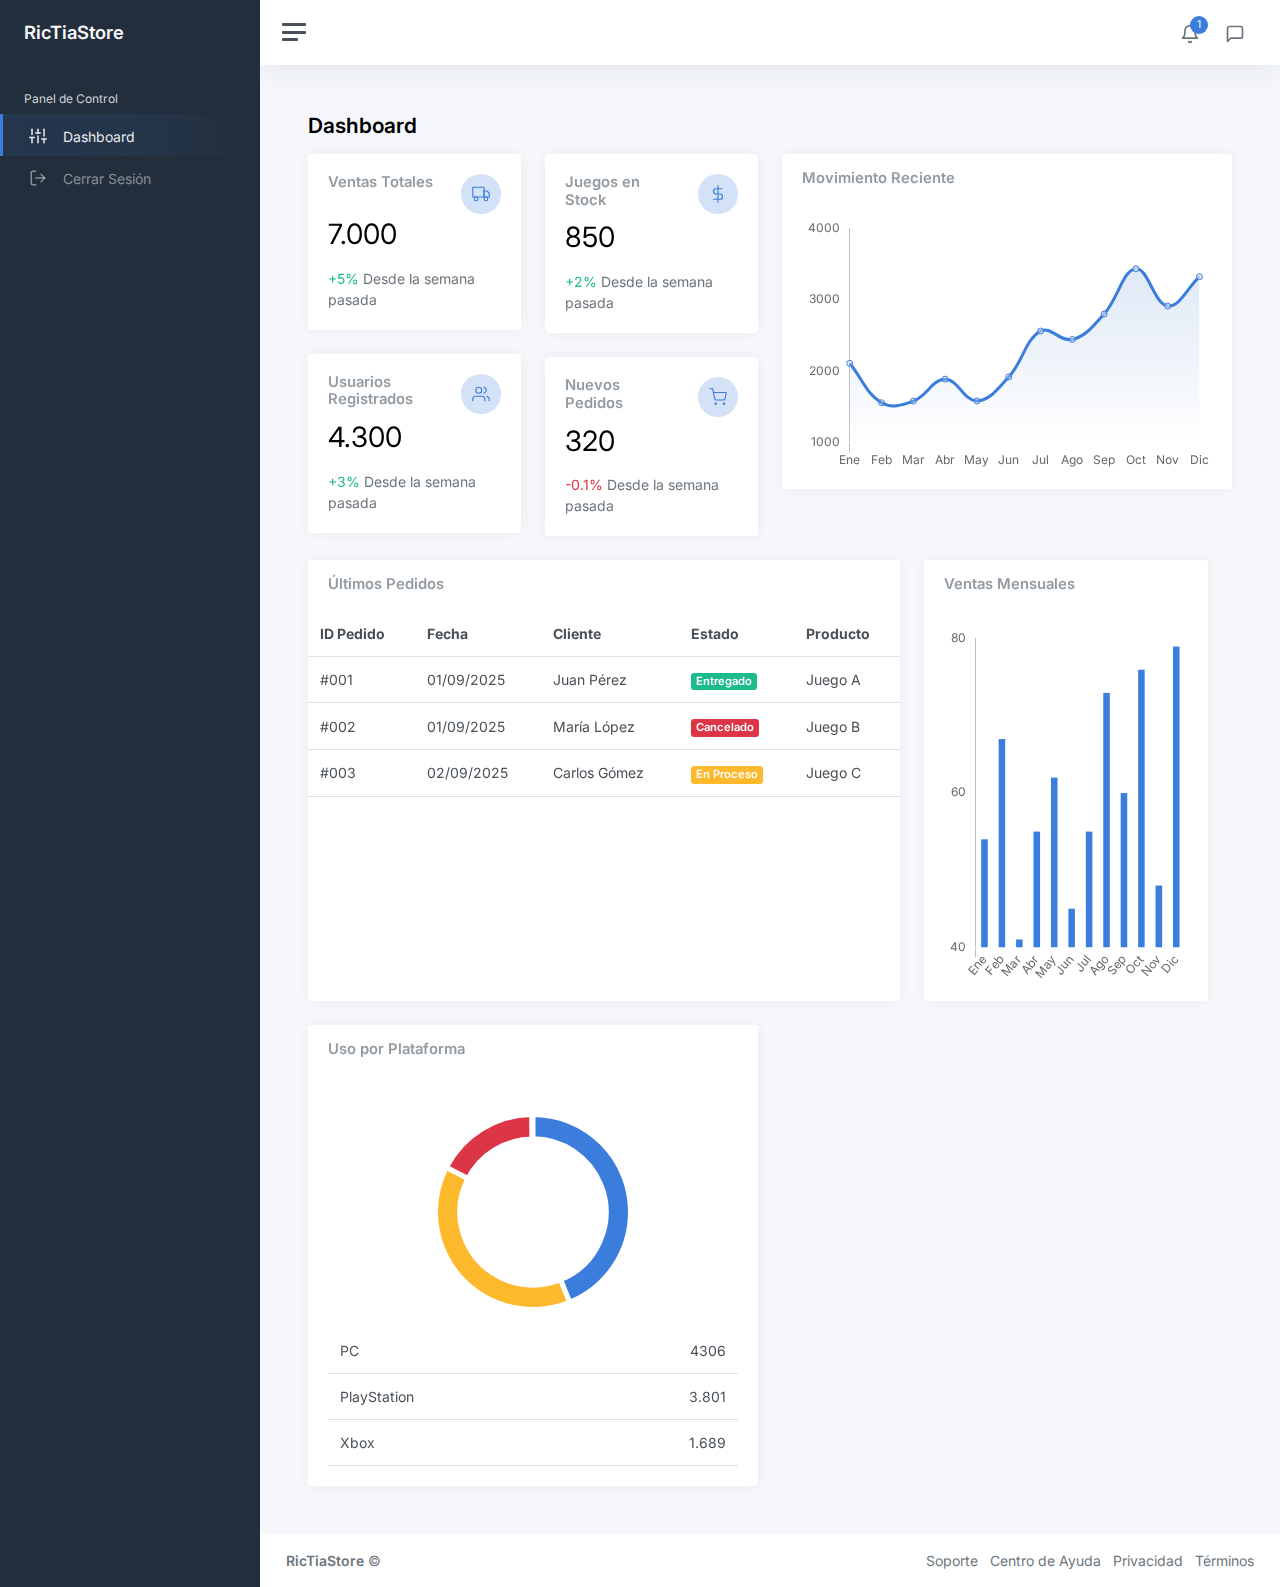
<file: backoffice/adminkit-3.1.0/static/index.html>
<!DOCTYPE html>
<html lang="en">

<head>
	<meta charset="utf-8">
	<meta http-equiv="X-UA-Compatible" content="IE=edge">
	<meta name="viewport" content="width=device-width, initial-scale=1, shrink-to-fit=no">
	<meta name="description" content="Panel de administración para la tienda de videojuegos RicTiaStore.">
	<meta name="author" content="RicTiaStore">
	<meta name="keywords" content="admin, dashboard, ric-tia-store, backoffice, videojuegos">

	<link rel="preconnect" href="https://fonts.gstatic.com">
	<link rel="shortcut icon" href="img/icons/icon-48x48.png" />

	<link rel="canonical" href="https://demo-basic.adminkit.io/" />

	<title>Panel de Administración - RicTiaStore</title>

	<link href="css/app.css" rel="stylesheet">
	<link href="https://fonts.googleapis.com/css2?family=Inter:wght@300;400;600&display=swap" rel="stylesheet">
</head>

<body>
	<div class="wrapper">
		<nav id="sidebar" class="sidebar js-sidebar">
			<div class="sidebar-content js-simplebar">
				<a class="sidebar-brand" href="index.html">
          <span class="align-middle">RicTiaStore</span>
        </a>

				<ul class="sidebar-nav">
					<li class="sidebar-header">
						Panel de Control
					</li>

					<li class="sidebar-item active">
						<a class="sidebar-link" href="#">
              <i class="align-middle" data-feather="sliders"></i> <span class="align-middle">Dashboard</span>
            </a>
					</li>
					
	

					<li class="sidebar-item">
    <a class="sidebar-link" href="../../../index.html">
      <i class="align-middle" data-feather="log-out"></i> <span class="align-middle">Cerrar Sesión</span>
    </a>
</li>
				</ul>
		</nav>

		<div class="main">
			<nav class="navbar navbar-expand navbar-light navbar-bg">
				<a class="sidebar-toggle js-sidebar-toggle">
          <i class="hamburger align-self-center"></i>
        </a>

				<div class="navbar-collapse collapse">
					<ul class="navbar-nav navbar-align">
						<li class="nav-item dropdown">
							<a class="nav-icon dropdown-toggle" href="#" id="alertsDropdown" data-bs-toggle="dropdown">
								<div class="position-relative">
									<i class="align-middle" data-feather="bell"></i>
									<span class="indicator">1</span>
								</div>
							</a>
							<div class="dropdown-menu dropdown-menu-lg dropdown-menu-end py-0" aria-labelledby="alertsDropdown">
								<div class="dropdown-menu-header">
									1 nueva notificación
								</div>
								<div class="list-group">
									<a href="#" class="list-group-item">
										<div class="row g-0 align-items-center">
											<div class="col-2">
												<i class="text-danger" data-feather="alert-circle"></i>
											</div>
											<div class="col-10">
												<div class="text-dark">Actualización completada</div>
												<div class="text-muted small mt-1">Reinicie el servidor a las 12 para completar la actualización.</div>
												<div class="text-muted small mt-1">Hace 30 minutos</div>
											</div>
										</div>
									</a>									
								</div>
							</div>
						</li>
						<li class="nav-item dropdown">
							<a class="nav-icon dropdown-toggle" href="#" id="messagesDropdown" data-bs-toggle="dropdown">
								<div class="position-relative">
									<i class="align-middle" data-feather="message-square"></i>
								</div>
							</a>
							<div class="dropdown-menu dropdown-menu-lg dropdown-menu-end py-0" aria-labelledby="messagesDropdown">
								<div class="dropdown-menu-header">
									<div class="position-relative">
										4 New Messages
									</div>
								</div>
								<div class="list-group">
									<a href="#" class="list-group-item">
										<div class="row g-0 align-items-center">
											<div class="col-2">
												<img src="img/avatars/avatar-5.jpg" class="avatar img-fluid rounded-circle" alt="Vanessa Tucker">
											</div>
											<div class="col-10 ps-2">
												<div class="text-dark">Vanessa Tucker</div>
												<div class="text-muted small mt-1">Me gustaria que ampliasen el catalogo.</div>
												<div class="text-muted small mt-1">Hace 15 minutos</div>
											</div>
										</div>
									</a>
									<a href="#" class="list-group-item">
										<div class="row g-0 align-items-center">
											<div class="col-2">
												<img src="img/avatars/avatar-2.jpg" class="avatar img-fluid rounded-circle" alt="William Harris">
											</div>
											<div class="col-10 ps-2">
												<div class="text-dark">William Harris</div>
												<div class="text-muted small mt-1">Su cuenta ha sido actualizada.</div>
												<div class="text-muted small mt-1">Hace 2 horas</div>
											</div>
										</div>
									</a>
									<a href="#" class="list-group-item">
										<div class="row g-0 align-items-center">
											<div class="col-2">
												<img src="img/avatars/avatar-4.jpg" class="avatar img-fluid rounded-circle" alt="Christina Mason">
											</div>
											<div class="col-10 ps-2">
												<div class="text-dark">Christina Mason</div>
												<div class="text-muted small mt-1">Nuevo mensaje recibido.</div>
												<div class="text-muted small mt-1">Hace 4 horas</div>
											</div>
										</div>
									</a>
									<a href="#" class="list-group-item">
										<div class="row g-0 align-items-center">
											<div class="col-2">
												<img src="img/avatars/avatar-3.jpg" class="avatar img-fluid rounded-circle" alt="Sharon Lessman">
											</div>
											<div class="col-10 ps-2">
												<div class="text-dark">Sharon Lessman</div>
												<div class="text-muted small mt-1">He recivido el videojuego muchas gracias.</div>
												<div class="text-muted small mt-1">hace 5 horas</div>
											</div>
										</div>
									</a>
								</div>
							</div>
						</li>
					</ul>
				</div>
			</nav>

			<main class="content">
				<div class="container-fluid p-0">

					<h1 class="h3 mb-3"><strong>Dashboard</strong></h1>

					<div class="row">
						<div class="col-xl-6 col-xxl-5 d-flex">
							<div class="w-100">
								<div class="row">
									<div class="col-sm-6">
										<div class="card">
											<div class="card-body">
												<div class="row">
													<div class="col mt-0">
														<h5 class="card-title">Ventas Totales</h5>
													</div>

													<div class="col-auto">
														<div class="stat text-primary">
															<i class="align-middle" data-feather="truck"></i>
														</div>
													</div>
												</div>
												<h1 class="mt-1 mb-3">7.000</h1>
												<div class="mb-0">
													<span class="text-success"> <i class="mdi mdi-arrow-bottom-right"></i> +5% </span>
													<span class="text-muted">Desde la semana pasada</span>
												</div>
											</div>
										</div>
										<div class="card">
											<div class="card-body">
												<div class="row">
													<div class="col mt-0">
														<h5 class="card-title">Usuarios Registrados</h5>
													</div>

													<div class="col-auto">
														<div class="stat text-primary">
															<i class="align-middle" data-feather="users"></i>
														</div>
													</div>
												</div>
												<h1 class="mt-1 mb-3">4.300</h1>
												<div class="mb-0">
													<span class="text-success"> <i class="mdi mdi-arrow-bottom-right"></i> +3% </span>
													<span class="text-muted">Desde la semana pasada</span>
												</div>
											</div>
										</div>
									</div>
									<div class="col-sm-6">
										<div class="card">
											<div class="card-body">
												<div class="row">
													<div class="col mt-0">
														<h5 class="card-title">Juegos en Stock</h5>
													</div>

													<div class="col-auto">
														<div class="stat text-primary">
															<i class="align-middle" data-feather="dollar-sign"></i>
														</div>
													</div>
												</div>
												<h1 class="mt-1 mb-3">850</h1>
												<div class="mb-0">
													<span class="text-success"> <i class="mdi mdi-arrow-bottom-right"></i> +2% </span>
													<span class="text-muted">Desde la semana pasada</span>
												</div>
											</div>
										</div>
										<div class="card">
											<div class="card-body">
												<div class="row">
													<div class="col mt-0">
														<h5 class="card-title">Nuevos Pedidos</h5>
													</div>

													<div class="col-auto">
														<div class="stat text-primary">
															<i class="align-middle" data-feather="shopping-cart"></i>
														</div>
													</div>
												</div>
												<h1 class="mt-1 mb-3">320</h1>
												<div class="mb-0">
													<span class="text-danger"> <i class="mdi mdi-arrow-bottom-right"></i> -0.1% </span>
													<span class="text-muted">Desde la semana pasada</span>
												</div>
											</div>
										</div>
									</div>
								</div>
							</div>
						</div>

						<div class="col-xl-6 col-xxl-7">
							<div class="card flex-fill w-100">
								<div class="card-header">
									<h5 class="card-title mb-0">Movimiento Reciente</h5>
								</div>
								<div class="card-body py-3">
									<div class="chart chart-sm">
										<canvas id="chartjs-dashboard-line"></canvas>
									</div>
								</div>
							</div>
						</div>
					</div>

					<div class="row">
						<div class="col-12 col-md-6 col-xxl-3 d-flex order-2 order-xxl-3">
							<div class="card flex-fill w-100">
								<div class="card-header">
									<h5 class="card-title mb-0">Uso por Plataforma</h5>
								</div>
								<div class="card-body d-flex">
									<div class="align-self-center w-100">
										<div class="py-3">
											<div class="chart chart-xs">
												<canvas id="chartjs-dashboard-pie"></canvas>
											</div>
										</div>

										<table class="table mb-0">
											<tbody>
												<tr>
													<td>PC</td>
													<td class="text-end">4306</td>
												</tr>
												<tr>
													<td>PlayStation</td>
													<td class="text-end">3.801</td>
												</tr>
												<tr>
													<td>Xbox</td>
													<td class="text-end">1.689</td>
												</tr>
											</tbody>
										</table>
									</div>
								</div>
							</div>
						</div>
					<div class="row">
						<div class="col-12 col-lg-8 col-xxl-9 d-flex">
							<div class="card flex-fill">
								<div class="card-header">
									<h5 class="card-title mb-0">Últimos Pedidos</h5>
								</div>
								<table class="table table-hover my-0">
									<thead>
										<tr>
											<th>ID Pedido</th>
											<th class="d-none d-xl-table-cell">Fecha</th>
											<th class="d-none d-xl-table-cell">Cliente</th>
											<th>Estado</th>
											<th class="d-none d-md-table-cell">Producto</th>
										</tr>
									</thead>
									<tbody>
										<tr>
											<td>#001</td>
											<td class="d-none d-xl-table-cell">01/09/2025</td>
											<td class="d-none d-xl-table-cell">Juan Pérez</td>
											<td><span class="badge bg-success">Entregado</span></td>
											<td class="d-none d-md-table-cell">Juego A</td>
										</tr>
										<tr>
											<td>#002</td>
											<td class="d-none d-xl-table-cell">01/09/2025</td>
											<td class="d-none d-xl-table-cell">María López</td>
											<td><span class="badge bg-danger">Cancelado</span></td>
											<td class="d-none d-md-table-cell">Juego B</td>
										</tr>
										<tr>
											<td>#003</td>
											<td class="d-none d-xl-table-cell">02/09/2025</td>
											<td class="d-none d-xl-table-cell">Carlos Gómez</td>
											<td><span class="badge bg-warning">En Proceso</span></td>
											<td class="d-none d-md-table-cell">Juego C</td>
										</tr>
									</tbody>
								</table>
							</div>
						</div>
						<div class="col-12 col-lg-4 col-xxl-3 d-flex">
							<div class="card flex-fill w-100">
								<div class="card-header">
									<h5 class="card-title mb-0">Ventas Mensuales</h5>
								</div>
								<div class="card-body d-flex w-100">
									<div class="align-self-center chart chart-lg">
										<canvas id="chartjs-dashboard-bar"></canvas>
									</div>
								</div>
							</div>
						</div>
					</div>
				</div>
			</main>

			<footer class="footer">
				<div class="container-fluid">
					<div class="row text-muted">
						<div class="col-6 text-start">
							<p class="mb-0">
								<a class="text-muted" href="#" target="_blank"><strong>RicTiaStore</strong></a> &copy;
							</p>
						</div>
						<div class="col-6 text-end">
							<ul class="list-inline">
								<li class="list-inline-item">
									<a class="text-muted" href="#" target="_blank">Soporte</a>
								</li>
								<li class="list-inline-item">
									<a class="text-muted" href="#" target="_blank">Centro de Ayuda</a>
								</li>
								<li class="list-inline-item">
									<a class="text-muted" href="#" target="_blank">Privacidad</a>
								</li>
								<li class="list-inline-item">
									<a class="text-muted" href="#" target="_blank">Términos</a>
								</li>
							</ul>
						</div>
					</div>
				</div>
			</footer>
		</div>
	</div>

	<script src="js/app.js"></script>

	<script>
		document.addEventListener("DOMContentLoaded", function() {
			var ctx = document.getElementById("chartjs-dashboard-line").getContext("2d");
			var gradient = ctx.createLinearGradient(0, 0, 0, 225);
			gradient.addColorStop(0, "rgba(215, 227, 244, 1)");
			gradient.addColorStop(1, "rgba(215, 227, 244, 0)");
			// Line chart
			new Chart(document.getElementById("chartjs-dashboard-line"), {
				type: "line",
				data: {
					labels: ["Ene", "Feb", "Mar", "Abr", "May", "Jun", "Jul", "Ago", "Sep", "Oct", "Nov", "Dic"],
					datasets: [{
						label: "Ventas ($)",
						fill: true,
						backgroundColor: gradient,
						borderColor: window.theme.primary,
						data: [
							2115,
							1562,
							1584,
							1892,
							1587,
							1923,
							2566,
							2448,
							2805,
							3438,
							2917,
							3327
						]
					}]
				},
				options: {
					maintainAspectRatio: false,
					legend: {
						display: false
					},
					tooltips: {
						intersect: false
					},
					hover: {
						intersect: true
					},
					plugins: {
						filler: {
							propagate: false
						}
					},
					scales: {
						xAxes: [{
							reverse: true,
							gridLines: {
								color: "rgba(0,0,0,0.0)"
							}
						}],
						yAxes: [{
							ticks: {
								stepSize: 1000
							},
							display: true,
							borderDash: [3, 3],
							gridLines: {
								color: "rgba(0,0,0,0.0)"
							}
						}]
					}
				}
			});
		});
	</script>
	<script>
		document.addEventListener("DOMContentLoaded", function() {
			// Pie chart
			new Chart(document.getElementById("chartjs-dashboard-pie"), {
				type: "pie",
				data: {
					labels: ["PC", "PlayStation", "Xbox"],
					datasets: [{
						data: [4306, 3801, 1689],
						backgroundColor: [
							window.theme.primary,
							window.theme.warning,
							window.theme.danger
						],
						borderWidth: 5
					}]
				},
				options: {
					responsive: !window.MSInputMethodContext,
					maintainAspectRatio: false,
					legend: {
						display: false
					},
					cutoutPercentage: 75
				}
			});
		});
	</script>
	<script>
		document.addEventListener("DOMContentLoaded", function() {
			// Bar chart
			new Chart(document.getElementById("chartjs-dashboard-bar"), {
				type: "bar",
				data: {
					labels: ["Ene", "Feb", "Mar", "Abr", "May", "Jun", "Jul", "Ago", "Sep", "Oct", "Nov", "Dic"],
					datasets: [{
						label: "Este año",
						backgroundColor: window.theme.primary,
						borderColor: window.theme.primary,
						hoverBackgroundColor: window.theme.primary,
						hoverBorderColor: window.theme.primary,
						data: [54, 67, 41, 55, 62, 45, 55, 73, 60, 76, 48, 79],
						barPercentage: .75,
						categoryPercentage: .5
					}]
				},
				options: {
					maintainAspectRatio: false,
					legend: {
						display: false
					},
					scales: {
						yAxes: [{
							gridLines: {
								display: false
							},
							stacked: false,
							ticks: {
								stepSize: 20
							}
						}],
						xAxes: [{
							stacked: false,
							gridLines: {
								color: "transparent"
							}
						}]
					}
				}
			});
		});
	</script>
	<script>
		document.addEventListener("DOMContentLoaded", function() {
			var markers = [{
					coords: [31.230391, 121.473701],
					name: "Shanghai"
				},
				{
					coords: [28.704060, 77.102493],
					name: "Delhi"
				},
				{
					coords: [6.524379, 3.379206],
					name: "Lagos"
				},
				{
					coords: [35.689487, 139.691711],
					name: "Tokyo"
				},
				{
					coords: [23.129110, 113.264381],
					name: "Guangzhou"
				},
				{
					coords: [40.7127837, -74.0059413],
					name: "New York"
				},
				{
					coords: [34.052235, -118.243683],
					name: "Los Angeles"
				},
				{
					coords: [41.878113, -87.629799],
					name: "Chicago"
				},
				{
					coords: [51.507351, -0.127758],
					name: "London"
				},
				{
					coords: [40.416775, -3.703790],
					name: "Madrid "
				}
			];
			var map = new jsVectorMap({
				map: "world",
				selector: "#world_map",
				zoomButtons: true,
				markers: markers,
				markerStyle: {
					initial: {
						r: 9,
						strokeWidth: 7,
						stokeOpacity: .4,
						fill: window.theme.primary
					},
					hover: {
						fill: window.theme.primary,
						stroke: window.theme.primary
					}
				},
				zoomOnScroll: false
			});
			window.addEventListener("resize", () => {
				map.updateSize();
			});
		});
	</script>
	<script>
		document.addEventListener("DOMContentLoaded", function() {
			var date = new Date(Date.now() - 5 * 24 * 60 * 60 * 1000);
			var defaultDate = date.getUTCFullYear() + "-" + (date.getUTCMonth() + 1) + "-" + date.getUTCDate();
			document.getElementById("datetimepicker-dashboard").flatpickr({
				inline: true,
				prevArrow: "<span title=\"Previous month\">&laquo;</span>",
				nextArrow: "<span title=\"Next month\">&raquo;</span>",
				defaultDate: defaultDate
			});
		});
	</script>

</body>

</html>
</file>
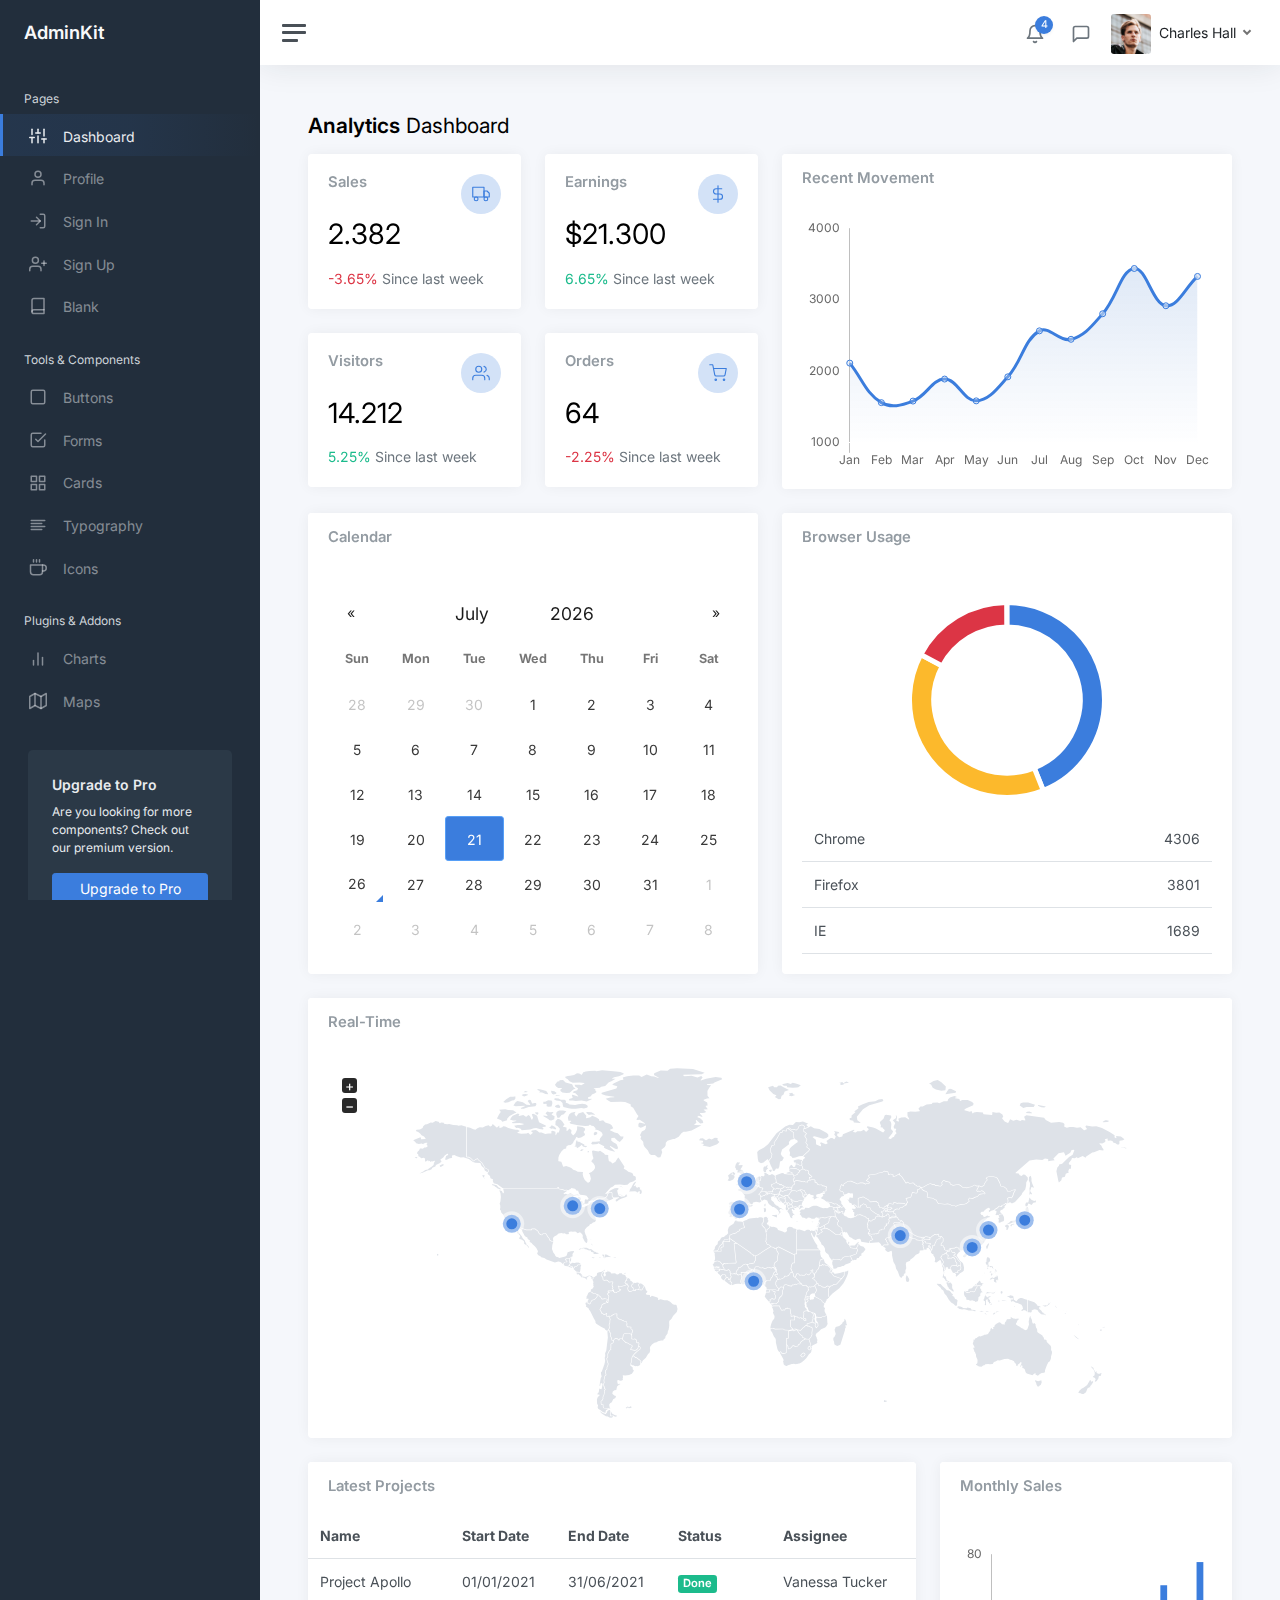
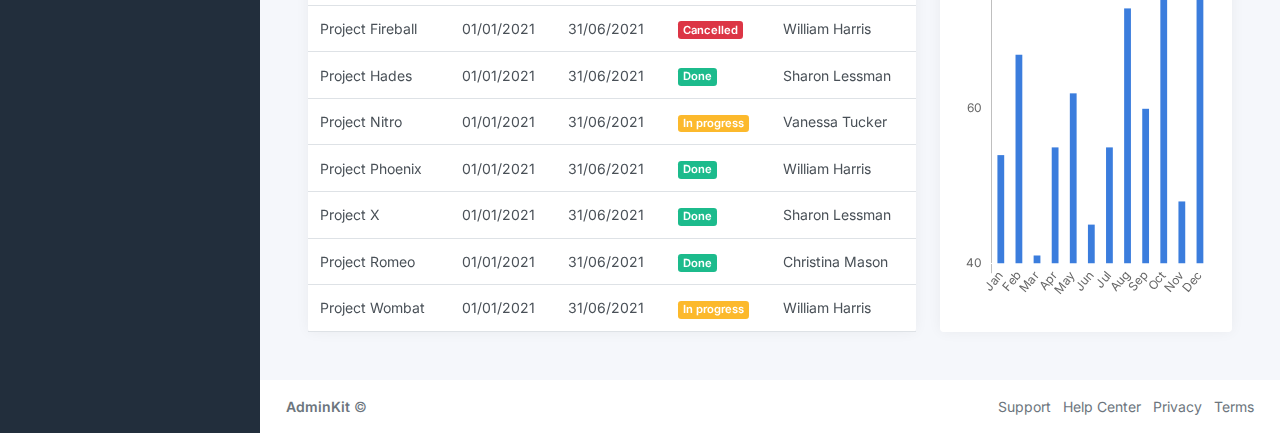
<file: backoffice/adminkit-3.1.0/static/backoffice.html>
<!DOCTYPE html>
<html lang="en">

<head>
	<meta charset="utf-8">
	<meta http-equiv="X-UA-Compatible" content="IE=edge">
	<meta name="viewport" content="width=device-width, initial-scale=1, shrink-to-fit=no">
	<meta name="description" content="Responsive Admin &amp; Dashboard Template based on Bootstrap 5">
	<meta name="author" content="AdminKit">
	<meta name="keywords" content="adminkit, bootstrap, bootstrap 5, admin, dashboard, template, responsive, css, sass, html, theme, front-end, ui kit, web">

	<link rel="preconnect" href="https://fonts.gstatic.com">
	<link rel="shortcut icon" href="img/icons/icon-48x48.png" />

	<link rel="canonical" href="https://demo-basic.adminkit.io/" />

	<title>AdminKit Demo - Bootstrap 5 Admin Template</title>

	<link href="css/app.css" rel="stylesheet">
	<link href="https://fonts.googleapis.com/css2?family=Inter:wght@300;400;600&display=swap" rel="stylesheet">
</head>

<body>
	<div class="wrapper">
		<nav id="sidebar" class="sidebar js-sidebar">
			<div class="sidebar-content js-simplebar">
				<a class="sidebar-brand" href="index.html">
          <span class="align-middle">AdminKit</span>
        </a>

				<ul class="sidebar-nav">
					<li class="sidebar-header">
						Pages
					</li>

					<li class="sidebar-item active">
						<a class="sidebar-link" href="index.html">
              <i class="align-middle" data-feather="sliders"></i> <span class="align-middle">Dashboard</span>
            </a>
					</li>

					<li class="sidebar-item">
						<a class="sidebar-link" href="pages-profile.html">
              <i class="align-middle" data-feather="user"></i> <span class="align-middle">Profile</span>
            </a>
					</li>

					<li class="sidebar-item">
						<a class="sidebar-link" href="pages-sign-in.html">
              <i class="align-middle" data-feather="log-in"></i> <span class="align-middle">Sign In</span>
            </a>
					</li>

					<li class="sidebar-item">
						<a class="sidebar-link" href="pages-sign-up.html">
              <i class="align-middle" data-feather="user-plus"></i> <span class="align-middle">Sign Up</span>
            </a>
					</li>

					<li class="sidebar-item">
						<a class="sidebar-link" href="pages-blank.html">
              <i class="align-middle" data-feather="book"></i> <span class="align-middle">Blank</span>
            </a>
					</li>

					<li class="sidebar-header">
						Tools & Components
					</li>

					<li class="sidebar-item">
						<a class="sidebar-link" href="ui-buttons.html">
              <i class="align-middle" data-feather="square"></i> <span class="align-middle">Buttons</span>
            </a>
					</li>

					<li class="sidebar-item">
						<a class="sidebar-link" href="ui-forms.html">
              <i class="align-middle" data-feather="check-square"></i> <span class="align-middle">Forms</span>
            </a>
					</li>

					<li class="sidebar-item">
						<a class="sidebar-link" href="ui-cards.html">
              <i class="align-middle" data-feather="grid"></i> <span class="align-middle">Cards</span>
            </a>
					</li>

					<li class="sidebar-item">
						<a class="sidebar-link" href="ui-typography.html">
              <i class="align-middle" data-feather="align-left"></i> <span class="align-middle">Typography</span>
            </a>
					</li>

					<li class="sidebar-item">
						<a class="sidebar-link" href="icons-feather.html">
              <i class="align-middle" data-feather="coffee"></i> <span class="align-middle">Icons</span>
            </a>
					</li>

					<li class="sidebar-header">
						Plugins & Addons
					</li>

					<li class="sidebar-item">
						<a class="sidebar-link" href="charts-chartjs.html">
              <i class="align-middle" data-feather="bar-chart-2"></i> <span class="align-middle">Charts</span>
            </a>
					</li>

					<li class="sidebar-item">
						<a class="sidebar-link" href="maps-google.html">
              <i class="align-middle" data-feather="map"></i> <span class="align-middle">Maps</span>
            </a>
					</li>
				</ul>

				<div class="sidebar-cta">
					<div class="sidebar-cta-content">
						<strong class="d-inline-block mb-2">Upgrade to Pro</strong>
						<div class="mb-3 text-sm">
							Are you looking for more components? Check out our premium version.
						</div>
						<div class="d-grid">
							<a href="upgrade-to-pro.html" class="btn btn-primary">Upgrade to Pro</a>
						</div>
					</div>
				</div>
			</div>
		</nav>

		<div class="main">
			<nav class="navbar navbar-expand navbar-light navbar-bg">
				<a class="sidebar-toggle js-sidebar-toggle">
          <i class="hamburger align-self-center"></i>
        </a>

				<div class="navbar-collapse collapse">
					<ul class="navbar-nav navbar-align">
						<li class="nav-item dropdown">
							<a class="nav-icon dropdown-toggle" href="#" id="alertsDropdown" data-bs-toggle="dropdown">
								<div class="position-relative">
									<i class="align-middle" data-feather="bell"></i>
									<span class="indicator">4</span>
								</div>
							</a>
							<div class="dropdown-menu dropdown-menu-lg dropdown-menu-end py-0" aria-labelledby="alertsDropdown">
								<div class="dropdown-menu-header">
									4 New Notifications
								</div>
								<div class="list-group">
									<a href="#" class="list-group-item">
										<div class="row g-0 align-items-center">
											<div class="col-2">
												<i class="text-danger" data-feather="alert-circle"></i>
											</div>
											<div class="col-10">
												<div class="text-dark">Update completed</div>
												<div class="text-muted small mt-1">Restart server 12 to complete the update.</div>
												<div class="text-muted small mt-1">30m ago</div>
											</div>
										</div>
									</a>
									<a href="#" class="list-group-item">
										<div class="row g-0 align-items-center">
											<div class="col-2">
												<i class="text-warning" data-feather="bell"></i>
											</div>
											<div class="col-10">
												<div class="text-dark">Lorem ipsum</div>
												<div class="text-muted small mt-1">Aliquam ex eros, imperdiet vulputate hendrerit et.</div>
												<div class="text-muted small mt-1">2h ago</div>
											</div>
										</div>
									</a>
									<a href="#" class="list-group-item">
										<div class="row g-0 align-items-center">
											<div class="col-2">
												<i class="text-primary" data-feather="home"></i>
											</div>
											<div class="col-10">
												<div class="text-dark">Login from 192.186.1.8</div>
												<div class="text-muted small mt-1">5h ago</div>
											</div>
										</div>
									</a>
									<a href="#" class="list-group-item">
										<div class="row g-0 align-items-center">
											<div class="col-2">
												<i class="text-success" data-feather="user-plus"></i>
											</div>
											<div class="col-10">
												<div class="text-dark">New connection</div>
												<div class="text-muted small mt-1">Christina accepted your request.</div>
												<div class="text-muted small mt-1">14h ago</div>
											</div>
										</div>
									</a>
								</div>
								<div class="dropdown-menu-footer">
									<a href="#" class="text-muted">Show all notifications</a>
								</div>
							</div>
						</li>
						<li class="nav-item dropdown">
							<a class="nav-icon dropdown-toggle" href="#" id="messagesDropdown" data-bs-toggle="dropdown">
								<div class="position-relative">
									<i class="align-middle" data-feather="message-square"></i>
								</div>
							</a>
							<div class="dropdown-menu dropdown-menu-lg dropdown-menu-end py-0" aria-labelledby="messagesDropdown">
								<div class="dropdown-menu-header">
									<div class="position-relative">
										4 New Messages
									</div>
								</div>
								<div class="list-group">
									<a href="#" class="list-group-item">
										<div class="row g-0 align-items-center">
											<div class="col-2">
												<img src="img/avatars/avatar-5.jpg" class="avatar img-fluid rounded-circle" alt="Vanessa Tucker">
											</div>
											<div class="col-10 ps-2">
												<div class="text-dark">Vanessa Tucker</div>
												<div class="text-muted small mt-1">Nam pretium turpis et arcu. Duis arcu tortor.</div>
												<div class="text-muted small mt-1">15m ago</div>
											</div>
										</div>
									</a>
									<a href="#" class="list-group-item">
										<div class="row g-0 align-items-center">
											<div class="col-2">
												<img src="img/avatars/avatar-2.jpg" class="avatar img-fluid rounded-circle" alt="William Harris">
											</div>
											<div class="col-10 ps-2">
												<div class="text-dark">William Harris</div>
												<div class="text-muted small mt-1">Curabitur ligula sapien euismod vitae.</div>
												<div class="text-muted small mt-1">2h ago</div>
											</div>
										</div>
									</a>
									<a href="#" class="list-group-item">
										<div class="row g-0 align-items-center">
											<div class="col-2">
												<img src="img/avatars/avatar-4.jpg" class="avatar img-fluid rounded-circle" alt="Christina Mason">
											</div>
											<div class="col-10 ps-2">
												<div class="text-dark">Christina Mason</div>
												<div class="text-muted small mt-1">Pellentesque auctor neque nec urna.</div>
												<div class="text-muted small mt-1">4h ago</div>
											</div>
										</div>
									</a>
									<a href="#" class="list-group-item">
										<div class="row g-0 align-items-center">
											<div class="col-2">
												<img src="img/avatars/avatar-3.jpg" class="avatar img-fluid rounded-circle" alt="Sharon Lessman">
											</div>
											<div class="col-10 ps-2">
												<div class="text-dark">Sharon Lessman</div>
												<div class="text-muted small mt-1">Aenean tellus metus, bibendum sed, posuere ac, mattis non.</div>
												<div class="text-muted small mt-1">5h ago</div>
											</div>
										</div>
									</a>
								</div>
								<div class="dropdown-menu-footer">
									<a href="#" class="text-muted">Show all messages</a>
								</div>
							</div>
						</li>
						<li class="nav-item dropdown">
							<a class="nav-icon dropdown-toggle d-inline-block d-sm-none" href="#" data-bs-toggle="dropdown">
                <i class="align-middle" data-feather="settings"></i>
              </a>

							<a class="nav-link dropdown-toggle d-none d-sm-inline-block" href="#" data-bs-toggle="dropdown">
                <img src="img/avatars/avatar.jpg" class="avatar img-fluid rounded me-1" alt="Charles Hall" /> <span class="text-dark">Charles Hall</span>
              </a>
							<div class="dropdown-menu dropdown-menu-end">
								<a class="dropdown-item" href="pages-profile.html"><i class="align-middle me-1" data-feather="user"></i> Profile</a>
								<a class="dropdown-item" href="#"><i class="align-middle me-1" data-feather="pie-chart"></i> Analytics</a>
								<div class="dropdown-divider"></div>
								<a class="dropdown-item" href="index.html"><i class="align-middle me-1" data-feather="settings"></i> Settings & Privacy</a>
								<a class="dropdown-item" href="#"><i class="align-middle me-1" data-feather="help-circle"></i> Help Center</a>
								<div class="dropdown-divider"></div>
								<a class="dropdown-item" href="#">Log out</a>
							</div>
						</li>
					</ul>
				</div>
			</nav>

			<main class="content">
				<div class="container-fluid p-0">

					<h1 class="h3 mb-3"><strong>Analytics</strong> Dashboard</h1>

					<div class="row">
						<div class="col-xl-6 col-xxl-5 d-flex">
							<div class="w-100">
								<div class="row">
									<div class="col-sm-6">
										<div class="card">
											<div class="card-body">
												<div class="row">
													<div class="col mt-0">
														<h5 class="card-title">Sales</h5>
													</div>

													<div class="col-auto">
														<div class="stat text-primary">
															<i class="align-middle" data-feather="truck"></i>
														</div>
													</div>
												</div>
												<h1 class="mt-1 mb-3">2.382</h1>
												<div class="mb-0">
													<span class="text-danger"> <i class="mdi mdi-arrow-bottom-right"></i> -3.65% </span>
													<span class="text-muted">Since last week</span>
												</div>
											</div>
										</div>
										<div class="card">
											<div class="card-body">
												<div class="row">
													<div class="col mt-0">
														<h5 class="card-title">Visitors</h5>
													</div>

													<div class="col-auto">
														<div class="stat text-primary">
															<i class="align-middle" data-feather="users"></i>
														</div>
													</div>
												</div>
												<h1 class="mt-1 mb-3">14.212</h1>
												<div class="mb-0">
													<span class="text-success"> <i class="mdi mdi-arrow-bottom-right"></i> 5.25% </span>
													<span class="text-muted">Since last week</span>
												</div>
											</div>
										</div>
									</div>
									<div class="col-sm-6">
										<div class="card">
											<div class="card-body">
												<div class="row">
													<div class="col mt-0">
														<h5 class="card-title">Earnings</h5>
													</div>

													<div class="col-auto">
														<div class="stat text-primary">
															<i class="align-middle" data-feather="dollar-sign"></i>
														</div>
													</div>
												</div>
												<h1 class="mt-1 mb-3">$21.300</h1>
												<div class="mb-0">
													<span class="text-success"> <i class="mdi mdi-arrow-bottom-right"></i> 6.65% </span>
													<span class="text-muted">Since last week</span>
												</div>
											</div>
										</div>
										<div class="card">
											<div class="card-body">
												<div class="row">
													<div class="col mt-0">
														<h5 class="card-title">Orders</h5>
													</div>

													<div class="col-auto">
														<div class="stat text-primary">
															<i class="align-middle" data-feather="shopping-cart"></i>
														</div>
													</div>
												</div>
												<h1 class="mt-1 mb-3">64</h1>
												<div class="mb-0">
													<span class="text-danger"> <i class="mdi mdi-arrow-bottom-right"></i> -2.25% </span>
													<span class="text-muted">Since last week</span>
												</div>
											</div>
										</div>
									</div>
								</div>
							</div>
						</div>

						<div class="col-xl-6 col-xxl-7">
							<div class="card flex-fill w-100">
								<div class="card-header">

									<h5 class="card-title mb-0">Recent Movement</h5>
								</div>
								<div class="card-body py-3">
									<div class="chart chart-sm">
										<canvas id="chartjs-dashboard-line"></canvas>
									</div>
								</div>
							</div>
						</div>
					</div>

					<div class="row">
						<div class="col-12 col-md-6 col-xxl-3 d-flex order-2 order-xxl-3">
							<div class="card flex-fill w-100">
								<div class="card-header">

									<h5 class="card-title mb-0">Browser Usage</h5>
								</div>
								<div class="card-body d-flex">
									<div class="align-self-center w-100">
										<div class="py-3">
											<div class="chart chart-xs">
												<canvas id="chartjs-dashboard-pie"></canvas>
											</div>
										</div>

										<table class="table mb-0">
											<tbody>
												<tr>
													<td>Chrome</td>
													<td class="text-end">4306</td>
												</tr>
												<tr>
													<td>Firefox</td>
													<td class="text-end">3801</td>
												</tr>
												<tr>
													<td>IE</td>
													<td class="text-end">1689</td>
												</tr>
											</tbody>
										</table>
									</div>
								</div>
							</div>
						</div>
						<div class="col-12 col-md-12 col-xxl-6 d-flex order-3 order-xxl-2">
							<div class="card flex-fill w-100">
								<div class="card-header">

									<h5 class="card-title mb-0">Real-Time</h5>
								</div>
								<div class="card-body px-4">
									<div id="world_map" style="height:350px;"></div>
								</div>
							</div>
						</div>
						<div class="col-12 col-md-6 col-xxl-3 d-flex order-1 order-xxl-1">
							<div class="card flex-fill">
								<div class="card-header">

									<h5 class="card-title mb-0">Calendar</h5>
								</div>
								<div class="card-body d-flex">
									<div class="align-self-center w-100">
										<div class="chart">
											<div id="datetimepicker-dashboard"></div>
										</div>
									</div>
								</div>
							</div>
						</div>
					</div>

					<div class="row">
						<div class="col-12 col-lg-8 col-xxl-9 d-flex">
							<div class="card flex-fill">
								<div class="card-header">

									<h5 class="card-title mb-0">Latest Projects</h5>
								</div>
								<table class="table table-hover my-0">
									<thead>
										<tr>
											<th>Name</th>
											<th class="d-none d-xl-table-cell">Start Date</th>
											<th class="d-none d-xl-table-cell">End Date</th>
											<th>Status</th>
											<th class="d-none d-md-table-cell">Assignee</th>
										</tr>
									</thead>
									<tbody>
										<tr>
											<td>Project Apollo</td>
											<td class="d-none d-xl-table-cell">01/01/2021</td>
											<td class="d-none d-xl-table-cell">31/06/2021</td>
											<td><span class="badge bg-success">Done</span></td>
											<td class="d-none d-md-table-cell">Vanessa Tucker</td>
										</tr>
										<tr>
											<td>Project Fireball</td>
											<td class="d-none d-xl-table-cell">01/01/2021</td>
											<td class="d-none d-xl-table-cell">31/06/2021</td>
											<td><span class="badge bg-danger">Cancelled</span></td>
											<td class="d-none d-md-table-cell">William Harris</td>
										</tr>
										<tr>
											<td>Project Hades</td>
											<td class="d-none d-xl-table-cell">01/01/2021</td>
											<td class="d-none d-xl-table-cell">31/06/2021</td>
											<td><span class="badge bg-success">Done</span></td>
											<td class="d-none d-md-table-cell">Sharon Lessman</td>
										</tr>
										<tr>
											<td>Project Nitro</td>
											<td class="d-none d-xl-table-cell">01/01/2021</td>
											<td class="d-none d-xl-table-cell">31/06/2021</td>
											<td><span class="badge bg-warning">In progress</span></td>
											<td class="d-none d-md-table-cell">Vanessa Tucker</td>
										</tr>
										<tr>
											<td>Project Phoenix</td>
											<td class="d-none d-xl-table-cell">01/01/2021</td>
											<td class="d-none d-xl-table-cell">31/06/2021</td>
											<td><span class="badge bg-success">Done</span></td>
											<td class="d-none d-md-table-cell">William Harris</td>
										</tr>
										<tr>
											<td>Project X</td>
											<td class="d-none d-xl-table-cell">01/01/2021</td>
											<td class="d-none d-xl-table-cell">31/06/2021</td>
											<td><span class="badge bg-success">Done</span></td>
											<td class="d-none d-md-table-cell">Sharon Lessman</td>
										</tr>
										<tr>
											<td>Project Romeo</td>
											<td class="d-none d-xl-table-cell">01/01/2021</td>
											<td class="d-none d-xl-table-cell">31/06/2021</td>
											<td><span class="badge bg-success">Done</span></td>
											<td class="d-none d-md-table-cell">Christina Mason</td>
										</tr>
										<tr>
											<td>Project Wombat</td>
											<td class="d-none d-xl-table-cell">01/01/2021</td>
											<td class="d-none d-xl-table-cell">31/06/2021</td>
											<td><span class="badge bg-warning">In progress</span></td>
											<td class="d-none d-md-table-cell">William Harris</td>
										</tr>
									</tbody>
								</table>
							</div>
						</div>
						<div class="col-12 col-lg-4 col-xxl-3 d-flex">
							<div class="card flex-fill w-100">
								<div class="card-header">

									<h5 class="card-title mb-0">Monthly Sales</h5>
								</div>
								<div class="card-body d-flex w-100">
									<div class="align-self-center chart chart-lg">
										<canvas id="chartjs-dashboard-bar"></canvas>
									</div>
								</div>
							</div>
						</div>
					</div>

				</div>
			</main>

			<footer class="footer">
				<div class="container-fluid">
					<div class="row text-muted">
						<div class="col-6 text-start">
							<p class="mb-0">
								<a class="text-muted" href="https://adminkit.io/" target="_blank"><strong>AdminKit</strong></a> &copy;
							</p>
						</div>
						<div class="col-6 text-end">
							<ul class="list-inline">
								<li class="list-inline-item">
									<a class="text-muted" href="https://adminkit.io/" target="_blank">Support</a>
								</li>
								<li class="list-inline-item">
									<a class="text-muted" href="https://adminkit.io/" target="_blank">Help Center</a>
								</li>
								<li class="list-inline-item">
									<a class="text-muted" href="https://adminkit.io/" target="_blank">Privacy</a>
								</li>
								<li class="list-inline-item">
									<a class="text-muted" href="https://adminkit.io/" target="_blank">Terms</a>
								</li>
							</ul>
						</div>
					</div>
				</div>
			</footer>
		</div>
	</div>

	<script src="js/app.js"></script>

	<script>
		document.addEventListener("DOMContentLoaded", function() {
			var ctx = document.getElementById("chartjs-dashboard-line").getContext("2d");
			var gradient = ctx.createLinearGradient(0, 0, 0, 225);
			gradient.addColorStop(0, "rgba(215, 227, 244, 1)");
			gradient.addColorStop(1, "rgba(215, 227, 244, 0)");
			// Line chart
			new Chart(document.getElementById("chartjs-dashboard-line"), {
				type: "line",
				data: {
					labels: ["Jan", "Feb", "Mar", "Apr", "May", "Jun", "Jul", "Aug", "Sep", "Oct", "Nov", "Dec"],
					datasets: [{
						label: "Sales ($)",
						fill: true,
						backgroundColor: gradient,
						borderColor: window.theme.primary,
						data: [
							2115,
							1562,
							1584,
							1892,
							1587,
							1923,
							2566,
							2448,
							2805,
							3438,
							2917,
							3327
						]
					}]
				},
				options: {
					maintainAspectRatio: false,
					legend: {
						display: false
					},
					tooltips: {
						intersect: false
					},
					hover: {
						intersect: true
					},
					plugins: {
						filler: {
							propagate: false
						}
					},
					scales: {
						xAxes: [{
							reverse: true,
							gridLines: {
								color: "rgba(0,0,0,0.0)"
							}
						}],
						yAxes: [{
							ticks: {
								stepSize: 1000
							},
							display: true,
							borderDash: [3, 3],
							gridLines: {
								color: "rgba(0,0,0,0.0)"
							}
						}]
					}
				}
			});
		});
	</script>
	<script>
		document.addEventListener("DOMContentLoaded", function() {
			// Pie chart
			new Chart(document.getElementById("chartjs-dashboard-pie"), {
				type: "pie",
				data: {
					labels: ["Chrome", "Firefox", "IE"],
					datasets: [{
						data: [4306, 3801, 1689],
						backgroundColor: [
							window.theme.primary,
							window.theme.warning,
							window.theme.danger
						],
						borderWidth: 5
					}]
				},
				options: {
					responsive: !window.MSInputMethodContext,
					maintainAspectRatio: false,
					legend: {
						display: false
					},
					cutoutPercentage: 75
				}
			});
		});
	</script>
	<script>
		document.addEventListener("DOMContentLoaded", function() {
			// Bar chart
			new Chart(document.getElementById("chartjs-dashboard-bar"), {
				type: "bar",
				data: {
					labels: ["Jan", "Feb", "Mar", "Apr", "May", "Jun", "Jul", "Aug", "Sep", "Oct", "Nov", "Dec"],
					datasets: [{
						label: "This year",
						backgroundColor: window.theme.primary,
						borderColor: window.theme.primary,
						hoverBackgroundColor: window.theme.primary,
						hoverBorderColor: window.theme.primary,
						data: [54, 67, 41, 55, 62, 45, 55, 73, 60, 76, 48, 79],
						barPercentage: .75,
						categoryPercentage: .5
					}]
				},
				options: {
					maintainAspectRatio: false,
					legend: {
						display: false
					},
					scales: {
						yAxes: [{
							gridLines: {
								display: false
							},
							stacked: false,
							ticks: {
								stepSize: 20
							}
						}],
						xAxes: [{
							stacked: false,
							gridLines: {
								color: "transparent"
							}
						}]
					}
				}
			});
		});
	</script>
	<script>
		document.addEventListener("DOMContentLoaded", function() {
			var markers = [{
					coords: [31.230391, 121.473701],
					name: "Shanghai"
				},
				{
					coords: [28.704060, 77.102493],
					name: "Delhi"
				},
				{
					coords: [6.524379, 3.379206],
					name: "Lagos"
				},
				{
					coords: [35.689487, 139.691711],
					name: "Tokyo"
				},
				{
					coords: [23.129110, 113.264381],
					name: "Guangzhou"
				},
				{
					coords: [40.7127837, -74.0059413],
					name: "New York"
				},
				{
					coords: [34.052235, -118.243683],
					name: "Los Angeles"
				},
				{
					coords: [41.878113, -87.629799],
					name: "Chicago"
				},
				{
					coords: [51.507351, -0.127758],
					name: "London"
				},
				{
					coords: [40.416775, -3.703790],
					name: "Madrid "
				}
			];
			var map = new jsVectorMap({
				map: "world",
				selector: "#world_map",
				zoomButtons: true,
				markers: markers,
				markerStyle: {
					initial: {
						r: 9,
						strokeWidth: 7,
						stokeOpacity: .4,
						fill: window.theme.primary
					},
					hover: {
						fill: window.theme.primary,
						stroke: window.theme.primary
					}
				},
				zoomOnScroll: false
			});
			window.addEventListener("resize", () => {
				map.updateSize();
			});
		});
	</script>
	<script>
		document.addEventListener("DOMContentLoaded", function() {
			var date = new Date(Date.now() - 5 * 24 * 60 * 60 * 1000);
			var defaultDate = date.getUTCFullYear() + "-" + (date.getUTCMonth() + 1) + "-" + date.getUTCDate();
			document.getElementById("datetimepicker-dashboard").flatpickr({
				inline: true,
				prevArrow: "<span title=\"Previous month\">&laquo;</span>",
				nextArrow: "<span title=\"Next month\">&raquo;</span>",
				defaultDate: defaultDate
			});
		});
	</script>

</body>

</html>
</file>
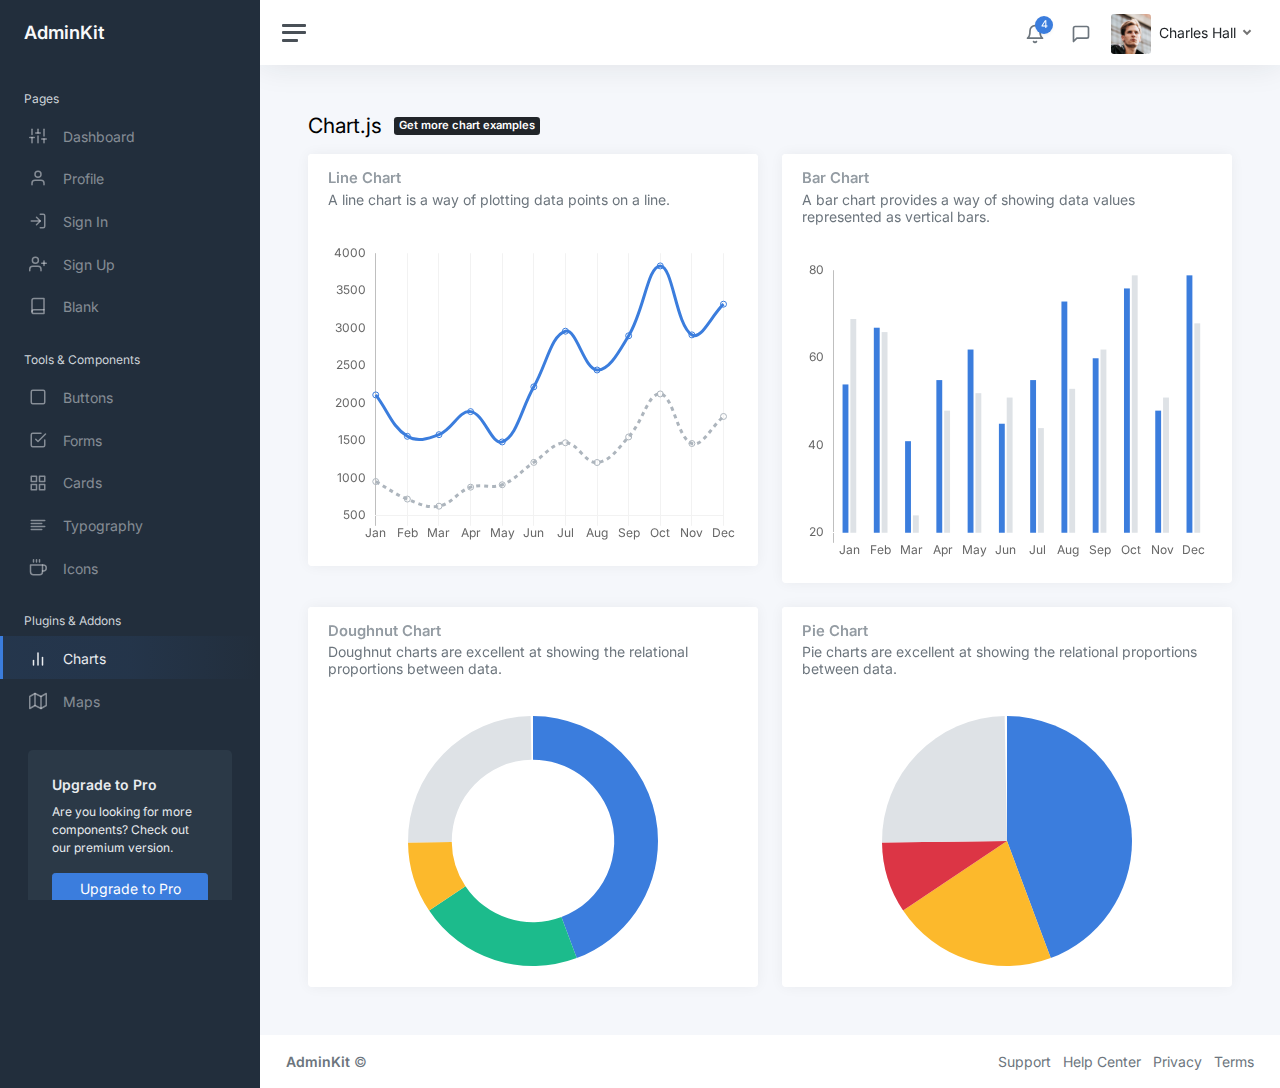
<file: backoffice/adminkit-3.1.0/static/charts-chartjs.html>
<!DOCTYPE html>
<html lang="en">

<head>
	<meta charset="utf-8">
	<meta http-equiv="X-UA-Compatible" content="IE=edge">
	<meta name="viewport" content="width=device-width, initial-scale=1, shrink-to-fit=no">
	<meta name="description" content="Responsive Admin &amp; Dashboard Template based on Bootstrap 5">
	<meta name="author" content="AdminKit">
	<meta name="keywords" content="adminkit, bootstrap, bootstrap 5, admin, dashboard, template, responsive, css, sass, html, theme, front-end, ui kit, web">

	<link rel="preconnect" href="https://fonts.gstatic.com">
	<link rel="shortcut icon" href="img/icons/icon-48x48.png" />

	<link rel="canonical" href="https://demo-basic.adminkit.io/charts-chartjs.html" />

	<title>Chart.js | AdminKit Demo</title>

	<link href="css/app.css" rel="stylesheet">
	<link href="https://fonts.googleapis.com/css2?family=Inter:wght@300;400;600&display=swap" rel="stylesheet">
</head>

<body>
	<div class="wrapper">
		<nav id="sidebar" class="sidebar js-sidebar">
			<div class="sidebar-content js-simplebar">
				<a class="sidebar-brand" href="index.html">
          <span class="align-middle">AdminKit</span>
        </a>

				<ul class="sidebar-nav">
					<li class="sidebar-header">
						Pages
					</li>

					<li class="sidebar-item">
						<a class="sidebar-link" href="index.html">
              <i class="align-middle" data-feather="sliders"></i> <span class="align-middle">Dashboard</span>
            </a>
					</li>

					<li class="sidebar-item">
						<a class="sidebar-link" href="pages-profile.html">
              <i class="align-middle" data-feather="user"></i> <span class="align-middle">Profile</span>
            </a>
					</li>

					<li class="sidebar-item">
						<a class="sidebar-link" href="pages-sign-in.html">
              <i class="align-middle" data-feather="log-in"></i> <span class="align-middle">Sign In</span>
            </a>
					</li>

					<li class="sidebar-item">
						<a class="sidebar-link" href="pages-sign-up.html">
              <i class="align-middle" data-feather="user-plus"></i> <span class="align-middle">Sign Up</span>
            </a>
					</li>

					<li class="sidebar-item">
						<a class="sidebar-link" href="pages-blank.html">
              <i class="align-middle" data-feather="book"></i> <span class="align-middle">Blank</span>
            </a>
					</li>

					<li class="sidebar-header">
						Tools & Components
					</li>

					<li class="sidebar-item">
						<a class="sidebar-link" href="ui-buttons.html">
              <i class="align-middle" data-feather="square"></i> <span class="align-middle">Buttons</span>
            </a>
					</li>

					<li class="sidebar-item">
						<a class="sidebar-link" href="ui-forms.html">
              <i class="align-middle" data-feather="check-square"></i> <span class="align-middle">Forms</span>
            </a>
					</li>

					<li class="sidebar-item">
						<a class="sidebar-link" href="ui-cards.html">
              <i class="align-middle" data-feather="grid"></i> <span class="align-middle">Cards</span>
            </a>
					</li>

					<li class="sidebar-item">
						<a class="sidebar-link" href="ui-typography.html">
              <i class="align-middle" data-feather="align-left"></i> <span class="align-middle">Typography</span>
            </a>
					</li>

					<li class="sidebar-item">
						<a class="sidebar-link" href="icons-feather.html">
              <i class="align-middle" data-feather="coffee"></i> <span class="align-middle">Icons</span>
            </a>
					</li>

					<li class="sidebar-header">
						Plugins & Addons
					</li>

					<li class="sidebar-item active">
						<a class="sidebar-link" href="charts-chartjs.html">
              <i class="align-middle" data-feather="bar-chart-2"></i> <span class="align-middle">Charts</span>
            </a>
					</li>

					<li class="sidebar-item">
						<a class="sidebar-link" href="maps-google.html">
              <i class="align-middle" data-feather="map"></i> <span class="align-middle">Maps</span>
            </a>
					</li>
				</ul>

				<div class="sidebar-cta">
					<div class="sidebar-cta-content">
						<strong class="d-inline-block mb-2">Upgrade to Pro</strong>
						<div class="mb-3 text-sm">
							Are you looking for more components? Check out our premium version.
						</div>
						<div class="d-grid">
							<a href="upgrade-to-pro.html" class="btn btn-primary">Upgrade to Pro</a>
						</div>
					</div>
				</div>
			</div>
		</nav>

		<div class="main">
			<nav class="navbar navbar-expand navbar-light navbar-bg">
				<a class="sidebar-toggle js-sidebar-toggle">
          <i class="hamburger align-self-center"></i>
        </a>

				<div class="navbar-collapse collapse">
					<ul class="navbar-nav navbar-align">
						<li class="nav-item dropdown">
							<a class="nav-icon dropdown-toggle" href="#" id="alertsDropdown" data-bs-toggle="dropdown">
								<div class="position-relative">
									<i class="align-middle" data-feather="bell"></i>
									<span class="indicator">4</span>
								</div>
							</a>
							<div class="dropdown-menu dropdown-menu-lg dropdown-menu-end py-0" aria-labelledby="alertsDropdown">
								<div class="dropdown-menu-header">
									4 New Notifications
								</div>
								<div class="list-group">
									<a href="#" class="list-group-item">
										<div class="row g-0 align-items-center">
											<div class="col-2">
												<i class="text-danger" data-feather="alert-circle"></i>
											</div>
											<div class="col-10">
												<div class="text-dark">Update completed</div>
												<div class="text-muted small mt-1">Restart server 12 to complete the update.</div>
												<div class="text-muted small mt-1">30m ago</div>
											</div>
										</div>
									</a>
									<a href="#" class="list-group-item">
										<div class="row g-0 align-items-center">
											<div class="col-2">
												<i class="text-warning" data-feather="bell"></i>
											</div>
											<div class="col-10">
												<div class="text-dark">Lorem ipsum</div>
												<div class="text-muted small mt-1">Aliquam ex eros, imperdiet vulputate hendrerit et.</div>
												<div class="text-muted small mt-1">2h ago</div>
											</div>
										</div>
									</a>
									<a href="#" class="list-group-item">
										<div class="row g-0 align-items-center">
											<div class="col-2">
												<i class="text-primary" data-feather="home"></i>
											</div>
											<div class="col-10">
												<div class="text-dark">Login from 192.186.1.8</div>
												<div class="text-muted small mt-1">5h ago</div>
											</div>
										</div>
									</a>
									<a href="#" class="list-group-item">
										<div class="row g-0 align-items-center">
											<div class="col-2">
												<i class="text-success" data-feather="user-plus"></i>
											</div>
											<div class="col-10">
												<div class="text-dark">New connection</div>
												<div class="text-muted small mt-1">Christina accepted your request.</div>
												<div class="text-muted small mt-1">14h ago</div>
											</div>
										</div>
									</a>
								</div>
								<div class="dropdown-menu-footer">
									<a href="#" class="text-muted">Show all notifications</a>
								</div>
							</div>
						</li>
						<li class="nav-item dropdown">
							<a class="nav-icon dropdown-toggle" href="#" id="messagesDropdown" data-bs-toggle="dropdown">
								<div class="position-relative">
									<i class="align-middle" data-feather="message-square"></i>
								</div>
							</a>
							<div class="dropdown-menu dropdown-menu-lg dropdown-menu-end py-0" aria-labelledby="messagesDropdown">
								<div class="dropdown-menu-header">
									<div class="position-relative">
										4 New Messages
									</div>
								</div>
								<div class="list-group">
									<a href="#" class="list-group-item">
										<div class="row g-0 align-items-center">
											<div class="col-2">
												<img src="img/avatars/avatar-5.jpg" class="avatar img-fluid rounded-circle" alt="Vanessa Tucker">
											</div>
											<div class="col-10 ps-2">
												<div class="text-dark">Vanessa Tucker</div>
												<div class="text-muted small mt-1">Nam pretium turpis et arcu. Duis arcu tortor.</div>
												<div class="text-muted small mt-1">15m ago</div>
											</div>
										</div>
									</a>
									<a href="#" class="list-group-item">
										<div class="row g-0 align-items-center">
											<div class="col-2">
												<img src="img/avatars/avatar-2.jpg" class="avatar img-fluid rounded-circle" alt="William Harris">
											</div>
											<div class="col-10 ps-2">
												<div class="text-dark">William Harris</div>
												<div class="text-muted small mt-1">Curabitur ligula sapien euismod vitae.</div>
												<div class="text-muted small mt-1">2h ago</div>
											</div>
										</div>
									</a>
									<a href="#" class="list-group-item">
										<div class="row g-0 align-items-center">
											<div class="col-2">
												<img src="img/avatars/avatar-4.jpg" class="avatar img-fluid rounded-circle" alt="Christina Mason">
											</div>
											<div class="col-10 ps-2">
												<div class="text-dark">Christina Mason</div>
												<div class="text-muted small mt-1">Pellentesque auctor neque nec urna.</div>
												<div class="text-muted small mt-1">4h ago</div>
											</div>
										</div>
									</a>
									<a href="#" class="list-group-item">
										<div class="row g-0 align-items-center">
											<div class="col-2">
												<img src="img/avatars/avatar-3.jpg" class="avatar img-fluid rounded-circle" alt="Sharon Lessman">
											</div>
											<div class="col-10 ps-2">
												<div class="text-dark">Sharon Lessman</div>
												<div class="text-muted small mt-1">Aenean tellus metus, bibendum sed, posuere ac, mattis non.</div>
												<div class="text-muted small mt-1">5h ago</div>
											</div>
										</div>
									</a>
								</div>
								<div class="dropdown-menu-footer">
									<a href="#" class="text-muted">Show all messages</a>
								</div>
							</div>
						</li>
						<li class="nav-item dropdown">
							<a class="nav-icon dropdown-toggle d-inline-block d-sm-none" href="#" data-bs-toggle="dropdown">
                <i class="align-middle" data-feather="settings"></i>
              </a>

							<a class="nav-link dropdown-toggle d-none d-sm-inline-block" href="#" data-bs-toggle="dropdown">
                <img src="img/avatars/avatar.jpg" class="avatar img-fluid rounded me-1" alt="Charles Hall" /> <span class="text-dark">Charles Hall</span>
              </a>
							<div class="dropdown-menu dropdown-menu-end">
								<a class="dropdown-item" href="pages-profile.html"><i class="align-middle me-1" data-feather="user"></i> Profile</a>
								<a class="dropdown-item" href="#"><i class="align-middle me-1" data-feather="pie-chart"></i> Analytics</a>
								<div class="dropdown-divider"></div>
								<a class="dropdown-item" href="index.html"><i class="align-middle me-1" data-feather="settings"></i> Settings & Privacy</a>
								<a class="dropdown-item" href="#"><i class="align-middle me-1" data-feather="help-circle"></i> Help Center</a>
								<div class="dropdown-divider"></div>
								<a class="dropdown-item" href="#">Log out</a>
							</div>
						</li>
					</ul>
				</div>
			</nav>

			<main class="content">
				<div class="container-fluid p-0">

					<div class="mb-3">
						<h1 class="h3 d-inline align-middle">Chart.js</h1>
						<a class="badge bg-dark text-white ms-2" href="upgrade-to-pro.html">
      Get more chart examples
  </a>
					</div>
					<div class="row">
						<div class="col-12 col-lg-6">
							<div class="card flex-fill w-100">
								<div class="card-header">
									<h5 class="card-title">Line Chart</h5>
									<h6 class="card-subtitle text-muted">A line chart is a way of plotting data points on a line.</h6>
								</div>
								<div class="card-body">
									<div class="chart">
										<canvas id="chartjs-line"></canvas>
									</div>
								</div>
							</div>
						</div>

						<div class="col-12 col-lg-6">
							<div class="card">
								<div class="card-header">
									<h5 class="card-title">Bar Chart</h5>
									<h6 class="card-subtitle text-muted">A bar chart provides a way of showing data values represented as vertical bars.</h6>
								</div>
								<div class="card-body">
									<div class="chart">
										<canvas id="chartjs-bar"></canvas>
									</div>
								</div>
							</div>
						</div>

						<div class="col-12 col-lg-6">
							<div class="card">
								<div class="card-header">
									<h5 class="card-title">Doughnut Chart</h5>
									<h6 class="card-subtitle text-muted">Doughnut charts are excellent at showing the relational proportions between data.</h6>
								</div>
								<div class="card-body">
									<div class="chart chart-sm">
										<canvas id="chartjs-doughnut"></canvas>
									</div>
								</div>
							</div>
						</div>

						<div class="col-12 col-lg-6">
							<div class="card">
								<div class="card-header">
									<h5 class="card-title">Pie Chart</h5>
									<h6 class="card-subtitle text-muted">Pie charts are excellent at showing the relational proportions between data.</h6>
								</div>
								<div class="card-body">
									<div class="chart chart-sm">
										<canvas id="chartjs-pie"></canvas>
									</div>
								</div>
							</div>
						</div>
					</div>

				</div>
			</main>

			<footer class="footer">
				<div class="container-fluid">
					<div class="row text-muted">
						<div class="col-6 text-start">
							<p class="mb-0">
								<a class="text-muted" href="https://adminkit.io/" target="_blank"><strong>AdminKit</strong></a> &copy;
							</p>
						</div>
						<div class="col-6 text-end">
							<ul class="list-inline">
								<li class="list-inline-item">
									<a class="text-muted" href="https://adminkit.io/" target="_blank">Support</a>
								</li>
								<li class="list-inline-item">
									<a class="text-muted" href="https://adminkit.io/" target="_blank">Help Center</a>
								</li>
								<li class="list-inline-item">
									<a class="text-muted" href="https://adminkit.io/" target="_blank">Privacy</a>
								</li>
								<li class="list-inline-item">
									<a class="text-muted" href="https://adminkit.io/" target="_blank">Terms</a>
								</li>
							</ul>
						</div>
					</div>
				</div>
			</footer>
		</div>
	</div>

	<script src="js/app.js"></script>

	<script>
		document.addEventListener("DOMContentLoaded", function() {
			// Line chart
			new Chart(document.getElementById("chartjs-line"), {
				type: "line",
				data: {
					labels: ["Jan", "Feb", "Mar", "Apr", "May", "Jun", "Jul", "Aug", "Sep", "Oct", "Nov", "Dec"],
					datasets: [{
						label: "Sales ($)",
						fill: true,
						backgroundColor: "transparent",
						borderColor: window.theme.primary,
						data: [2115, 1562, 1584, 1892, 1487, 2223, 2966, 2448, 2905, 3838, 2917, 3327]
					}, {
						label: "Orders",
						fill: true,
						backgroundColor: "transparent",
						borderColor: "#adb5bd",
						borderDash: [4, 4],
						data: [958, 724, 629, 883, 915, 1214, 1476, 1212, 1554, 2128, 1466, 1827]
					}]
				},
				options: {
					maintainAspectRatio: false,
					legend: {
						display: false
					},
					tooltips: {
						intersect: false
					},
					hover: {
						intersect: true
					},
					plugins: {
						filler: {
							propagate: false
						}
					},
					scales: {
						xAxes: [{
							reverse: true,
							gridLines: {
								color: "rgba(0,0,0,0.05)"
							}
						}],
						yAxes: [{
							ticks: {
								stepSize: 500
							},
							display: true,
							borderDash: [5, 5],
							gridLines: {
								color: "rgba(0,0,0,0)",
								fontColor: "#fff"
							}
						}]
					}
				}
			});
		});
	</script>
	<script>
		document.addEventListener("DOMContentLoaded", function() {
			// Bar chart
			new Chart(document.getElementById("chartjs-bar"), {
				type: "bar",
				data: {
					labels: ["Jan", "Feb", "Mar", "Apr", "May", "Jun", "Jul", "Aug", "Sep", "Oct", "Nov", "Dec"],
					datasets: [{
						label: "Last year",
						backgroundColor: window.theme.primary,
						borderColor: window.theme.primary,
						hoverBackgroundColor: window.theme.primary,
						hoverBorderColor: window.theme.primary,
						data: [54, 67, 41, 55, 62, 45, 55, 73, 60, 76, 48, 79],
						barPercentage: .75,
						categoryPercentage: .5
					}, {
						label: "This year",
						backgroundColor: "#dee2e6",
						borderColor: "#dee2e6",
						hoverBackgroundColor: "#dee2e6",
						hoverBorderColor: "#dee2e6",
						data: [69, 66, 24, 48, 52, 51, 44, 53, 62, 79, 51, 68],
						barPercentage: .75,
						categoryPercentage: .5
					}]
				},
				options: {
					maintainAspectRatio: false,
					legend: {
						display: false
					},
					scales: {
						yAxes: [{
							gridLines: {
								display: false
							},
							stacked: false,
							ticks: {
								stepSize: 20
							}
						}],
						xAxes: [{
							stacked: false,
							gridLines: {
								color: "transparent"
							}
						}]
					}
				}
			});
		});
	</script>
	<script>
		document.addEventListener("DOMContentLoaded", function() {
			// Doughnut chart
			new Chart(document.getElementById("chartjs-doughnut"), {
				type: "doughnut",
				data: {
					labels: ["Social", "Search Engines", "Direct", "Other"],
					datasets: [{
						data: [260, 125, 54, 146],
						backgroundColor: [
							window.theme.primary,
							window.theme.success,
							window.theme.warning,
							"#dee2e6"
						],
						borderColor: "transparent"
					}]
				},
				options: {
					maintainAspectRatio: false,
					cutoutPercentage: 65,
					legend: {
						display: false
					}
				}
			});
		});
	</script>
	<script>
		document.addEventListener("DOMContentLoaded", function() {
			// Pie chart
			new Chart(document.getElementById("chartjs-pie"), {
				type: "pie",
				data: {
					labels: ["Social", "Search Engines", "Direct", "Other"],
					datasets: [{
						data: [260, 125, 54, 146],
						backgroundColor: [
							window.theme.primary,
							window.theme.warning,
							window.theme.danger,
							"#dee2e6"
						],
						borderColor: "transparent"
					}]
				},
				options: {
					maintainAspectRatio: false,
					legend: {
						display: false
					}
				}
			});
		});
	</script>
	<script>
		document.addEventListener("DOMContentLoaded", function() {
			// Radar chart
			new Chart(document.getElementById("chartjs-radar"), {
				type: "radar",
				data: {
					labels: ["Speed", "Reliability", "Comfort", "Safety", "Efficiency"],
					datasets: [{
						label: "Model X",
						backgroundColor: "rgba(0, 123, 255, 0.2)",
						borderColor: window.theme.primary,
						pointBackgroundColor: window.theme.primary,
						pointBorderColor: "#fff",
						pointHoverBackgroundColor: "#fff",
						pointHoverBorderColor: window.theme.primary,
						data: [70, 53, 82, 60, 33]
					}, {
						label: "Model S",
						backgroundColor: "rgba(220, 53, 69, 0.2)",
						borderColor: window.theme.danger,
						pointBackgroundColor: window.theme.danger,
						pointBorderColor: "#fff",
						pointHoverBackgroundColor: "#fff",
						pointHoverBorderColor: window.theme.danger,
						data: [35, 38, 65, 85, 84]
					}]
				},
				options: {
					maintainAspectRatio: false
				}
			});
		});
	</script>
	<script>
		document.addEventListener("DOMContentLoaded", function() {
			// Polar Area chart
			new Chart(document.getElementById("chartjs-polar-area"), {
				type: "polarArea",
				data: {
					labels: ["Speed", "Reliability", "Comfort", "Safety", "Efficiency"],
					datasets: [{
						label: "Model S",
						data: [35, 38, 65, 70, 24],
						backgroundColor: [
							window.theme.primary,
							window.theme.success,
							window.theme.danger,
							window.theme.warning,
							window.theme.info
						]
					}]
				},
				options: {
					maintainAspectRatio: false
				}
			});
		});
	</script>

</body>

</html>
</file>
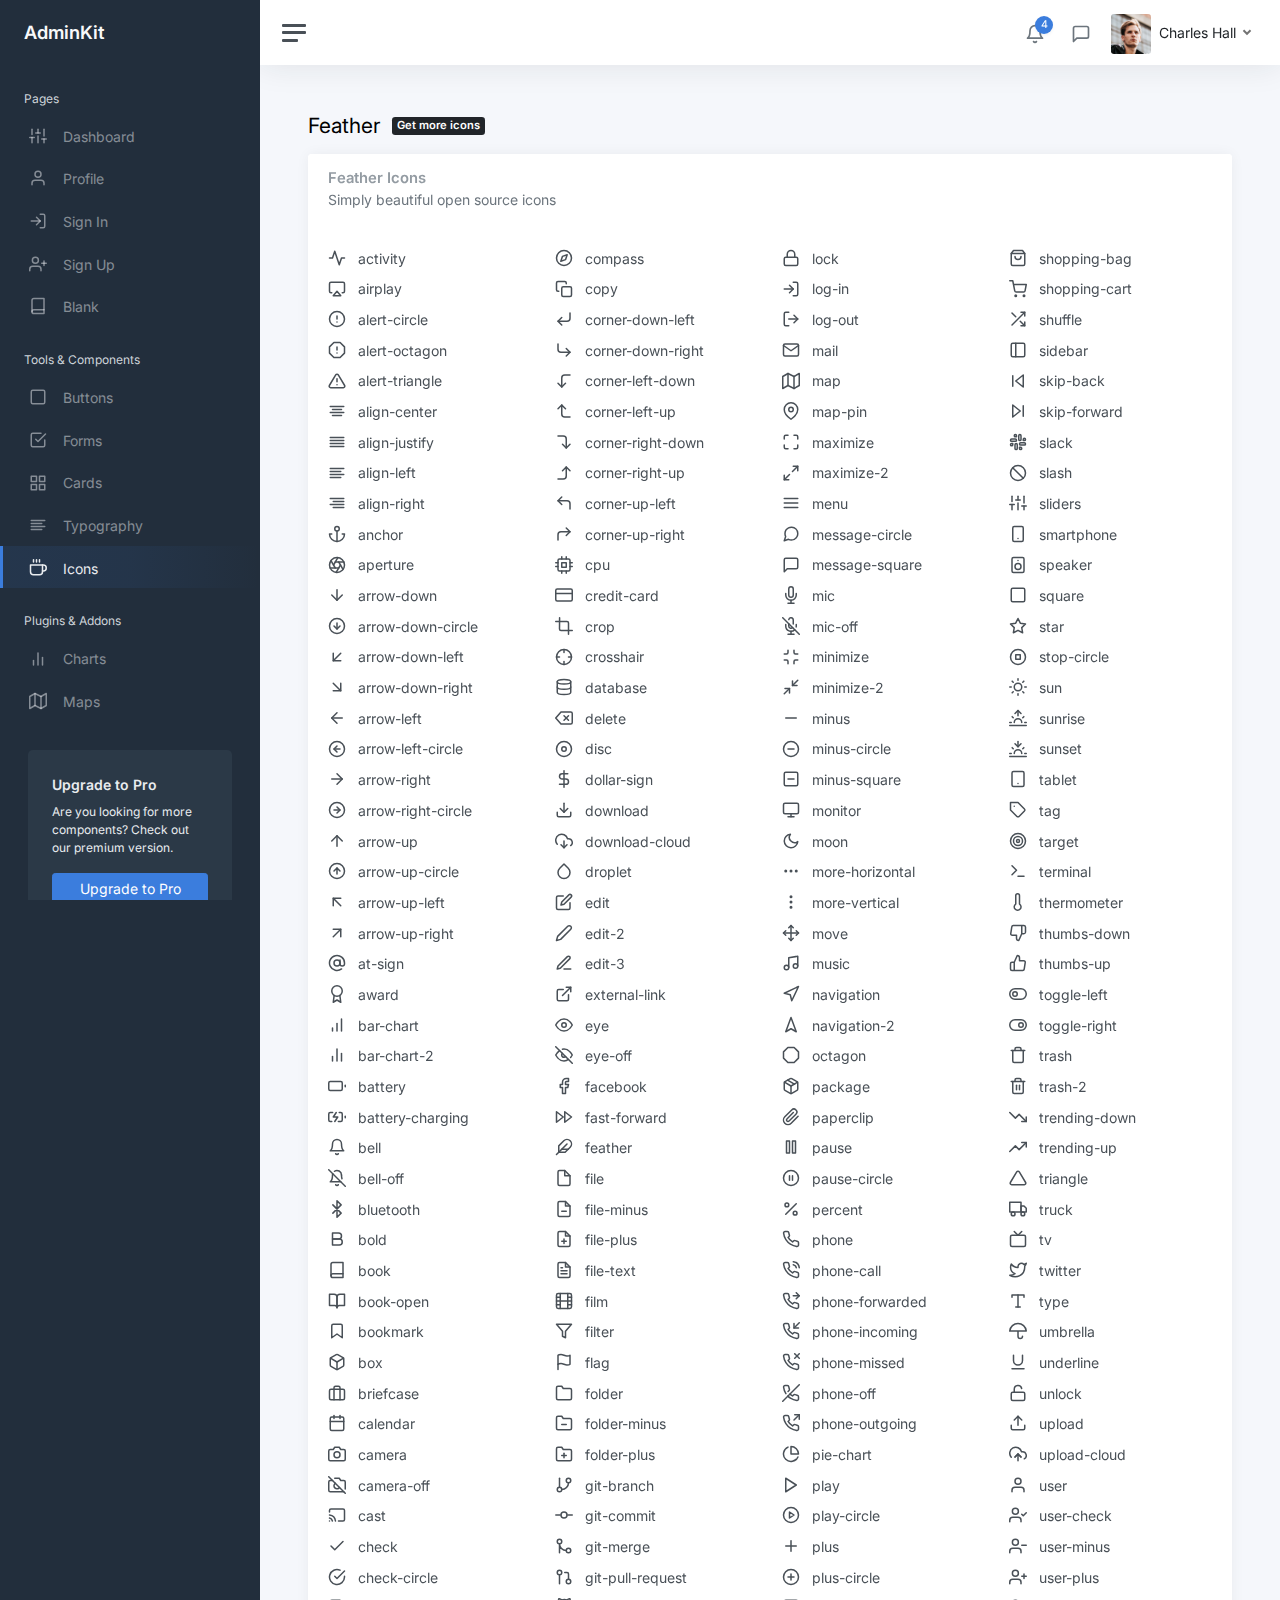
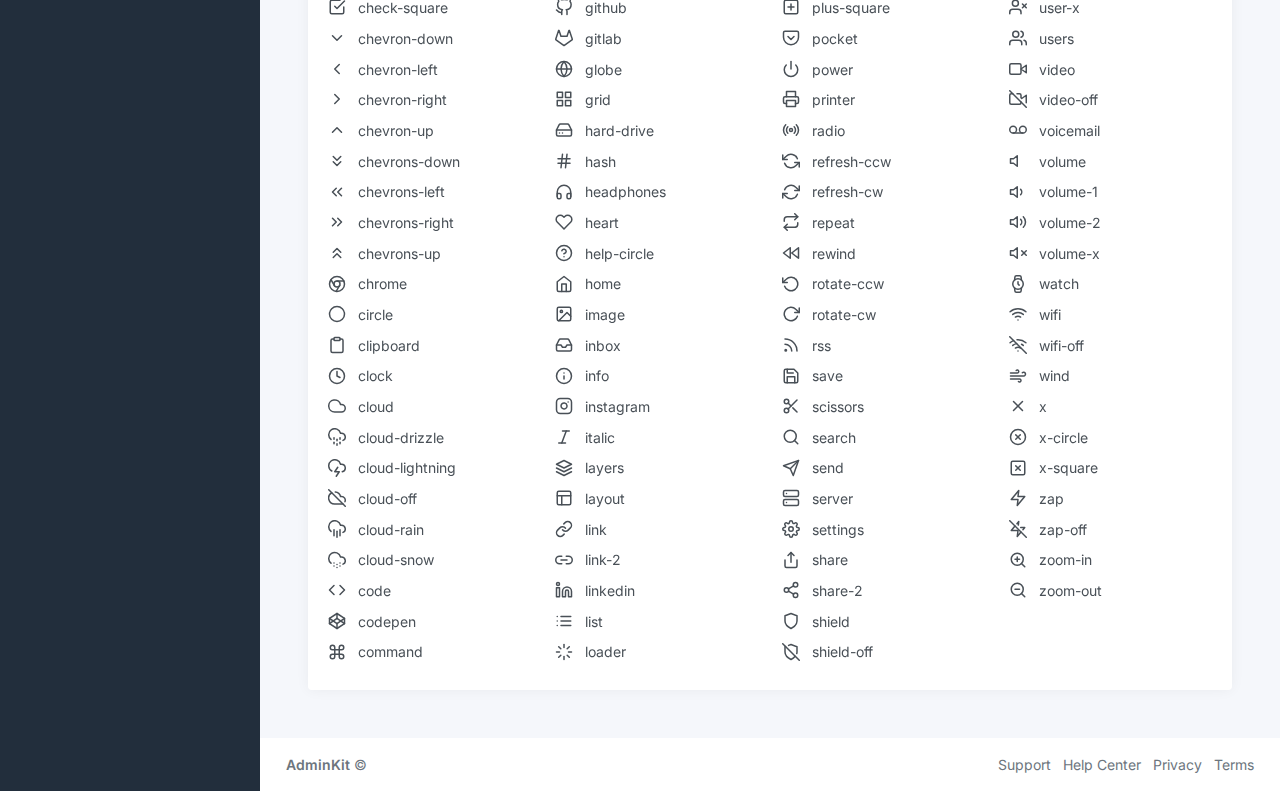
<file: backoffice/adminkit-3.1.0/static/icons-feather.html>
<!DOCTYPE html>
<html lang="en">

<head>
	<meta charset="utf-8">
	<meta http-equiv="X-UA-Compatible" content="IE=edge">
	<meta name="viewport" content="width=device-width, initial-scale=1, shrink-to-fit=no">
	<meta name="description" content="Responsive Admin &amp; Dashboard Template based on Bootstrap 5">
	<meta name="author" content="AdminKit">
	<meta name="keywords" content="adminkit, bootstrap, bootstrap 5, admin, dashboard, template, responsive, css, sass, html, theme, front-end, ui kit, web">

	<link rel="preconnect" href="https://fonts.gstatic.com">
	<link rel="shortcut icon" href="img/icons/icon-48x48.png" />

	<link rel="canonical" href="https://demo-basic.adminkit.io/icons-feather.html" />

	<title>Feather | AdminKit Demo</title>

	<link href="css/app.css" rel="stylesheet">
	<link href="https://fonts.googleapis.com/css2?family=Inter:wght@300;400;600&display=swap" rel="stylesheet">
</head>

<body>
	<div class="wrapper">
		<nav id="sidebar" class="sidebar js-sidebar">
			<div class="sidebar-content js-simplebar">
				<a class="sidebar-brand" href="index.html">
          <span class="align-middle">AdminKit</span>
        </a>

				<ul class="sidebar-nav">
					<li class="sidebar-header">
						Pages
					</li>

					<li class="sidebar-item">
						<a class="sidebar-link" href="index.html">
              <i class="align-middle" data-feather="sliders"></i> <span class="align-middle">Dashboard</span>
            </a>
					</li>

					<li class="sidebar-item">
						<a class="sidebar-link" href="pages-profile.html">
              <i class="align-middle" data-feather="user"></i> <span class="align-middle">Profile</span>
            </a>
					</li>

					<li class="sidebar-item">
						<a class="sidebar-link" href="pages-sign-in.html">
              <i class="align-middle" data-feather="log-in"></i> <span class="align-middle">Sign In</span>
            </a>
					</li>

					<li class="sidebar-item">
						<a class="sidebar-link" href="pages-sign-up.html">
              <i class="align-middle" data-feather="user-plus"></i> <span class="align-middle">Sign Up</span>
            </a>
					</li>

					<li class="sidebar-item">
						<a class="sidebar-link" href="pages-blank.html">
              <i class="align-middle" data-feather="book"></i> <span class="align-middle">Blank</span>
            </a>
					</li>

					<li class="sidebar-header">
						Tools & Components
					</li>

					<li class="sidebar-item">
						<a class="sidebar-link" href="ui-buttons.html">
              <i class="align-middle" data-feather="square"></i> <span class="align-middle">Buttons</span>
            </a>
					</li>

					<li class="sidebar-item">
						<a class="sidebar-link" href="ui-forms.html">
              <i class="align-middle" data-feather="check-square"></i> <span class="align-middle">Forms</span>
            </a>
					</li>

					<li class="sidebar-item">
						<a class="sidebar-link" href="ui-cards.html">
              <i class="align-middle" data-feather="grid"></i> <span class="align-middle">Cards</span>
            </a>
					</li>

					<li class="sidebar-item">
						<a class="sidebar-link" href="ui-typography.html">
              <i class="align-middle" data-feather="align-left"></i> <span class="align-middle">Typography</span>
            </a>
					</li>

					<li class="sidebar-item active">
						<a class="sidebar-link" href="icons-feather.html">
              <i class="align-middle" data-feather="coffee"></i> <span class="align-middle">Icons</span>
            </a>
					</li>

					<li class="sidebar-header">
						Plugins & Addons
					</li>

					<li class="sidebar-item">
						<a class="sidebar-link" href="charts-chartjs.html">
              <i class="align-middle" data-feather="bar-chart-2"></i> <span class="align-middle">Charts</span>
            </a>
					</li>

					<li class="sidebar-item">
						<a class="sidebar-link" href="maps-google.html">
              <i class="align-middle" data-feather="map"></i> <span class="align-middle">Maps</span>
            </a>
					</li>
				</ul>

				<div class="sidebar-cta">
					<div class="sidebar-cta-content">
						<strong class="d-inline-block mb-2">Upgrade to Pro</strong>
						<div class="mb-3 text-sm">
							Are you looking for more components? Check out our premium version.
						</div>
						<div class="d-grid">
							<a href="upgrade-to-pro.html" class="btn btn-primary">Upgrade to Pro</a>
						</div>
					</div>
				</div>
			</div>
		</nav>

		<div class="main">
			<nav class="navbar navbar-expand navbar-light navbar-bg">
				<a class="sidebar-toggle js-sidebar-toggle">
          <i class="hamburger align-self-center"></i>
        </a>

				<div class="navbar-collapse collapse">
					<ul class="navbar-nav navbar-align">
						<li class="nav-item dropdown">
							<a class="nav-icon dropdown-toggle" href="#" id="alertsDropdown" data-bs-toggle="dropdown">
								<div class="position-relative">
									<i class="align-middle" data-feather="bell"></i>
									<span class="indicator">4</span>
								</div>
							</a>
							<div class="dropdown-menu dropdown-menu-lg dropdown-menu-end py-0" aria-labelledby="alertsDropdown">
								<div class="dropdown-menu-header">
									4 New Notifications
								</div>
								<div class="list-group">
									<a href="#" class="list-group-item">
										<div class="row g-0 align-items-center">
											<div class="col-2">
												<i class="text-danger" data-feather="alert-circle"></i>
											</div>
											<div class="col-10">
												<div class="text-dark">Update completed</div>
												<div class="text-muted small mt-1">Restart server 12 to complete the update.</div>
												<div class="text-muted small mt-1">30m ago</div>
											</div>
										</div>
									</a>
									<a href="#" class="list-group-item">
										<div class="row g-0 align-items-center">
											<div class="col-2">
												<i class="text-warning" data-feather="bell"></i>
											</div>
											<div class="col-10">
												<div class="text-dark">Lorem ipsum</div>
												<div class="text-muted small mt-1">Aliquam ex eros, imperdiet vulputate hendrerit et.</div>
												<div class="text-muted small mt-1">2h ago</div>
											</div>
										</div>
									</a>
									<a href="#" class="list-group-item">
										<div class="row g-0 align-items-center">
											<div class="col-2">
												<i class="text-primary" data-feather="home"></i>
											</div>
											<div class="col-10">
												<div class="text-dark">Login from 192.186.1.8</div>
												<div class="text-muted small mt-1">5h ago</div>
											</div>
										</div>
									</a>
									<a href="#" class="list-group-item">
										<div class="row g-0 align-items-center">
											<div class="col-2">
												<i class="text-success" data-feather="user-plus"></i>
											</div>
											<div class="col-10">
												<div class="text-dark">New connection</div>
												<div class="text-muted small mt-1">Christina accepted your request.</div>
												<div class="text-muted small mt-1">14h ago</div>
											</div>
										</div>
									</a>
								</div>
								<div class="dropdown-menu-footer">
									<a href="#" class="text-muted">Show all notifications</a>
								</div>
							</div>
						</li>
						<li class="nav-item dropdown">
							<a class="nav-icon dropdown-toggle" href="#" id="messagesDropdown" data-bs-toggle="dropdown">
								<div class="position-relative">
									<i class="align-middle" data-feather="message-square"></i>
								</div>
							</a>
							<div class="dropdown-menu dropdown-menu-lg dropdown-menu-end py-0" aria-labelledby="messagesDropdown">
								<div class="dropdown-menu-header">
									<div class="position-relative">
										4 New Messages
									</div>
								</div>
								<div class="list-group">
									<a href="#" class="list-group-item">
										<div class="row g-0 align-items-center">
											<div class="col-2">
												<img src="img/avatars/avatar-5.jpg" class="avatar img-fluid rounded-circle" alt="Vanessa Tucker">
											</div>
											<div class="col-10 ps-2">
												<div class="text-dark">Vanessa Tucker</div>
												<div class="text-muted small mt-1">Nam pretium turpis et arcu. Duis arcu tortor.</div>
												<div class="text-muted small mt-1">15m ago</div>
											</div>
										</div>
									</a>
									<a href="#" class="list-group-item">
										<div class="row g-0 align-items-center">
											<div class="col-2">
												<img src="img/avatars/avatar-2.jpg" class="avatar img-fluid rounded-circle" alt="William Harris">
											</div>
											<div class="col-10 ps-2">
												<div class="text-dark">William Harris</div>
												<div class="text-muted small mt-1">Curabitur ligula sapien euismod vitae.</div>
												<div class="text-muted small mt-1">2h ago</div>
											</div>
										</div>
									</a>
									<a href="#" class="list-group-item">
										<div class="row g-0 align-items-center">
											<div class="col-2">
												<img src="img/avatars/avatar-4.jpg" class="avatar img-fluid rounded-circle" alt="Christina Mason">
											</div>
											<div class="col-10 ps-2">
												<div class="text-dark">Christina Mason</div>
												<div class="text-muted small mt-1">Pellentesque auctor neque nec urna.</div>
												<div class="text-muted small mt-1">4h ago</div>
											</div>
										</div>
									</a>
									<a href="#" class="list-group-item">
										<div class="row g-0 align-items-center">
											<div class="col-2">
												<img src="img/avatars/avatar-3.jpg" class="avatar img-fluid rounded-circle" alt="Sharon Lessman">
											</div>
											<div class="col-10 ps-2">
												<div class="text-dark">Sharon Lessman</div>
												<div class="text-muted small mt-1">Aenean tellus metus, bibendum sed, posuere ac, mattis non.</div>
												<div class="text-muted small mt-1">5h ago</div>
											</div>
										</div>
									</a>
								</div>
								<div class="dropdown-menu-footer">
									<a href="#" class="text-muted">Show all messages</a>
								</div>
							</div>
						</li>
						<li class="nav-item dropdown">
							<a class="nav-icon dropdown-toggle d-inline-block d-sm-none" href="#" data-bs-toggle="dropdown">
                <i class="align-middle" data-feather="settings"></i>
              </a>

							<a class="nav-link dropdown-toggle d-none d-sm-inline-block" href="#" data-bs-toggle="dropdown">
                <img src="img/avatars/avatar.jpg" class="avatar img-fluid rounded me-1" alt="Charles Hall" /> <span class="text-dark">Charles Hall</span>
              </a>
							<div class="dropdown-menu dropdown-menu-end">
								<a class="dropdown-item" href="pages-profile.html"><i class="align-middle me-1" data-feather="user"></i> Profile</a>
								<a class="dropdown-item" href="#"><i class="align-middle me-1" data-feather="pie-chart"></i> Analytics</a>
								<div class="dropdown-divider"></div>
								<a class="dropdown-item" href="index.html"><i class="align-middle me-1" data-feather="settings"></i> Settings & Privacy</a>
								<a class="dropdown-item" href="#"><i class="align-middle me-1" data-feather="help-circle"></i> Help Center</a>
								<div class="dropdown-divider"></div>
								<a class="dropdown-item" href="#">Log out</a>
							</div>
						</li>
					</ul>
				</div>
			</nav>

			<main class="content">
				<div class="container-fluid p-0">

					<div class="mb-3">
						<h1 class="h3 d-inline align-middle">Feather</h1>
						<a class="badge bg-dark text-white ms-2" href="upgrade-to-pro.html">
      Get more icons
  </a>
					</div>
					<div class="card">
						<div class="card-header">
							<h3 class="card-title">Feather Icons</h3>
							<h6 class="card-subtitle text-muted">Simply beautiful open source icons</h6>
						</div>
						<div class="card-body">
							<div class="row">
								<div class="col-12 col-md-6 col-lg-3">
									<div class="mb-2">
										<i class="align-middle me-2" data-feather="activity"></i> <span class="align-middle">activity</span>
									</div>
									<div class="mb-2">
										<i class="align-middle me-2" data-feather="airplay"></i> <span class="align-middle">airplay</span>
									</div>
									<div class="mb-2">
										<i class="align-middle me-2" data-feather="alert-circle"></i> <span class="align-middle">alert-circle</span>
									</div>
									<div class="mb-2">
										<i class="align-middle me-2" data-feather="alert-octagon"></i> <span class="align-middle">alert-octagon</span>
									</div>
									<div class="mb-2">
										<i class="align-middle me-2" data-feather="alert-triangle"></i> <span class="align-middle">alert-triangle</span>
									</div>
									<div class="mb-2">
										<i class="align-middle me-2" data-feather="align-center"></i> <span class="align-middle">align-center</span>
									</div>
									<div class="mb-2">
										<i class="align-middle me-2" data-feather="align-justify"></i> <span class="align-middle">align-justify</span>
									</div>
									<div class="mb-2">
										<i class="align-middle me-2" data-feather="align-left"></i> <span class="align-middle">align-left</span>
									</div>
									<div class="mb-2">
										<i class="align-middle me-2" data-feather="align-right"></i> <span class="align-middle">align-right</span>
									</div>
									<div class="mb-2">
										<i class="align-middle me-2" data-feather="anchor"></i> <span class="align-middle">anchor</span>
									</div>
									<div class="mb-2">
										<i class="align-middle me-2" data-feather="aperture"></i> <span class="align-middle">aperture</span>
									</div>
									<div class="mb-2">
										<i class="align-middle me-2" data-feather="arrow-down"></i> <span class="align-middle">arrow-down</span>
									</div>
									<div class="mb-2">
										<i class="align-middle me-2" data-feather="arrow-down-circle"></i> <span class="align-middle">arrow-down-circle</span>
									</div>
									<div class="mb-2">
										<i class="align-middle me-2" data-feather="arrow-down-left"></i> <span class="align-middle">arrow-down-left</span>
									</div>
									<div class="mb-2">
										<i class="align-middle me-2" data-feather="arrow-down-right"></i> <span class="align-middle">arrow-down-right</span>
									</div>
									<div class="mb-2">
										<i class="align-middle me-2" data-feather="arrow-left"></i> <span class="align-middle">arrow-left</span>
									</div>
									<div class="mb-2">
										<i class="align-middle me-2" data-feather="arrow-left-circle"></i> <span class="align-middle">arrow-left-circle</span>
									</div>
									<div class="mb-2">
										<i class="align-middle me-2" data-feather="arrow-right"></i> <span class="align-middle">arrow-right</span>
									</div>
									<div class="mb-2">
										<i class="align-middle me-2" data-feather="arrow-right-circle"></i> <span class="align-middle">arrow-right-circle</span>
									</div>
									<div class="mb-2">
										<i class="align-middle me-2" data-feather="arrow-up"></i> <span class="align-middle">arrow-up</span>
									</div>
									<div class="mb-2">
										<i class="align-middle me-2" data-feather="arrow-up-circle"></i> <span class="align-middle">arrow-up-circle</span>
									</div>
									<div class="mb-2">
										<i class="align-middle me-2" data-feather="arrow-up-left"></i> <span class="align-middle">arrow-up-left</span>
									</div>
									<div class="mb-2">
										<i class="align-middle me-2" data-feather="arrow-up-right"></i> <span class="align-middle">arrow-up-right</span>
									</div>
									<div class="mb-2">
										<i class="align-middle me-2" data-feather="at-sign"></i> <span class="align-middle">at-sign</span>
									</div>
									<div class="mb-2">
										<i class="align-middle me-2" data-feather="award"></i> <span class="align-middle">award</span>
									</div>
									<div class="mb-2">
										<i class="align-middle me-2" data-feather="bar-chart"></i> <span class="align-middle">bar-chart</span>
									</div>
									<div class="mb-2">
										<i class="align-middle me-2" data-feather="bar-chart-2"></i> <span class="align-middle">bar-chart-2</span>
									</div>
									<div class="mb-2">
										<i class="align-middle me-2" data-feather="battery"></i> <span class="align-middle">battery</span>
									</div>
									<div class="mb-2">
										<i class="align-middle me-2" data-feather="battery-charging"></i> <span class="align-middle">battery-charging</span>
									</div>
									<div class="mb-2">
										<i class="align-middle me-2" data-feather="bell"></i> <span class="align-middle">bell</span>
									</div>
									<div class="mb-2">
										<i class="align-middle me-2" data-feather="bell-off"></i> <span class="align-middle">bell-off</span>
									</div>
									<div class="mb-2">
										<i class="align-middle me-2" data-feather="bluetooth"></i> <span class="align-middle">bluetooth</span>
									</div>
									<div class="mb-2">
										<i class="align-middle me-2" data-feather="bold"></i> <span class="align-middle">bold</span>
									</div>
									<div class="mb-2">
										<i class="align-middle me-2" data-feather="book"></i> <span class="align-middle">book</span>
									</div>
									<div class="mb-2">
										<i class="align-middle me-2" data-feather="book-open"></i> <span class="align-middle">book-open</span>
									</div>
									<div class="mb-2">
										<i class="align-middle me-2" data-feather="bookmark"></i> <span class="align-middle">bookmark</span>
									</div>
									<div class="mb-2">
										<i class="align-middle me-2" data-feather="box"></i> <span class="align-middle">box</span>
									</div>
									<div class="mb-2">
										<i class="align-middle me-2" data-feather="briefcase"></i> <span class="align-middle">briefcase</span>
									</div>
									<div class="mb-2">
										<i class="align-middle me-2" data-feather="calendar"></i> <span class="align-middle">calendar</span>
									</div>
									<div class="mb-2">
										<i class="align-middle me-2" data-feather="camera"></i> <span class="align-middle">camera</span>
									</div>
									<div class="mb-2">
										<i class="align-middle me-2" data-feather="camera-off"></i> <span class="align-middle">camera-off</span>
									</div>
									<div class="mb-2">
										<i class="align-middle me-2" data-feather="cast"></i> <span class="align-middle">cast</span>
									</div>
									<div class="mb-2">
										<i class="align-middle me-2" data-feather="check"></i> <span class="align-middle">check</span>
									</div>
									<div class="mb-2">
										<i class="align-middle me-2" data-feather="check-circle"></i> <span class="align-middle">check-circle</span>
									</div>
									<div class="mb-2">
										<i class="align-middle me-2" data-feather="check-square"></i> <span class="align-middle">check-square</span>
									</div>
									<div class="mb-2">
										<i class="align-middle me-2" data-feather="chevron-down"></i> <span class="align-middle">chevron-down</span>
									</div>
									<div class="mb-2">
										<i class="align-middle me-2" data-feather="chevron-left"></i> <span class="align-middle">chevron-left</span>
									</div>
									<div class="mb-2">
										<i class="align-middle me-2" data-feather="chevron-right"></i> <span class="align-middle">chevron-right</span>
									</div>
									<div class="mb-2">
										<i class="align-middle me-2" data-feather="chevron-up"></i> <span class="align-middle">chevron-up</span>
									</div>
									<div class="mb-2">
										<i class="align-middle me-2" data-feather="chevrons-down"></i> <span class="align-middle">chevrons-down</span>
									</div>
									<div class="mb-2">
										<i class="align-middle me-2" data-feather="chevrons-left"></i> <span class="align-middle">chevrons-left</span>
									</div>
									<div class="mb-2">
										<i class="align-middle me-2" data-feather="chevrons-right"></i> <span class="align-middle">chevrons-right</span>
									</div>
									<div class="mb-2">
										<i class="align-middle me-2" data-feather="chevrons-up"></i> <span class="align-middle">chevrons-up</span>
									</div>
									<div class="mb-2">
										<i class="align-middle me-2" data-feather="chrome"></i> <span class="align-middle">chrome</span>
									</div>
									<div class="mb-2">
										<i class="align-middle me-2" data-feather="circle"></i> <span class="align-middle">circle</span>
									</div>
									<div class="mb-2">
										<i class="align-middle me-2" data-feather="clipboard"></i> <span class="align-middle">clipboard</span>
									</div>
									<div class="mb-2">
										<i class="align-middle me-2" data-feather="clock"></i> <span class="align-middle">clock</span>
									</div>
									<div class="mb-2">
										<i class="align-middle me-2" data-feather="cloud"></i> <span class="align-middle">cloud</span>
									</div>
									<div class="mb-2">
										<i class="align-middle me-2" data-feather="cloud-drizzle"></i> <span class="align-middle">cloud-drizzle</span>
									</div>
									<div class="mb-2">
										<i class="align-middle me-2" data-feather="cloud-lightning"></i> <span class="align-middle">cloud-lightning</span>
									</div>
									<div class="mb-2">
										<i class="align-middle me-2" data-feather="cloud-off"></i> <span class="align-middle">cloud-off</span>
									</div>
									<div class="mb-2">
										<i class="align-middle me-2" data-feather="cloud-rain"></i> <span class="align-middle">cloud-rain</span>
									</div>
									<div class="mb-2">
										<i class="align-middle me-2" data-feather="cloud-snow"></i> <span class="align-middle">cloud-snow</span>
									</div>
									<div class="mb-2">
										<i class="align-middle me-2" data-feather="code"></i> <span class="align-middle">code</span>
									</div>
									<div class="mb-2">
										<i class="align-middle me-2" data-feather="codepen"></i> <span class="align-middle">codepen</span>
									</div>
									<div class="mb-2">
										<i class="align-middle me-2" data-feather="command"></i> <span class="align-middle">command</span>
									</div>
								</div>
								<div class="col-12 col-md-6 col-lg-3">
									<div class="mb-2">
										<i class="align-middle me-2" data-feather="compass"></i> <span class="align-middle">compass</span>
									</div>
									<div class="mb-2">
										<i class="align-middle me-2" data-feather="copy"></i> <span class="align-middle">copy</span>
									</div>
									<div class="mb-2">
										<i class="align-middle me-2" data-feather="corner-down-left"></i> <span class="align-middle">corner-down-left</span>
									</div>
									<div class="mb-2">
										<i class="align-middle me-2" data-feather="corner-down-right"></i> <span class="align-middle">corner-down-right</span>
									</div>
									<div class="mb-2">
										<i class="align-middle me-2" data-feather="corner-left-down"></i> <span class="align-middle">corner-left-down</span>
									</div>
									<div class="mb-2">
										<i class="align-middle me-2" data-feather="corner-left-up"></i> <span class="align-middle">corner-left-up</span>
									</div>
									<div class="mb-2">
										<i class="align-middle me-2" data-feather="corner-right-down"></i> <span class="align-middle">corner-right-down</span>
									</div>
									<div class="mb-2">
										<i class="align-middle me-2" data-feather="corner-right-up"></i> <span class="align-middle">corner-right-up</span>
									</div>
									<div class="mb-2">
										<i class="align-middle me-2" data-feather="corner-up-left"></i> <span class="align-middle">corner-up-left</span>
									</div>
									<div class="mb-2">
										<i class="align-middle me-2" data-feather="corner-up-right"></i> <span class="align-middle">corner-up-right</span>
									</div>
									<div class="mb-2">
										<i class="align-middle me-2" data-feather="cpu"></i> <span class="align-middle">cpu</span>
									</div>
									<div class="mb-2">
										<i class="align-middle me-2" data-feather="credit-card"></i> <span class="align-middle">credit-card</span>
									</div>
									<div class="mb-2">
										<i class="align-middle me-2" data-feather="crop"></i> <span class="align-middle">crop</span>
									</div>
									<div class="mb-2">
										<i class="align-middle me-2" data-feather="crosshair"></i> <span class="align-middle">crosshair</span>
									</div>
									<div class="mb-2">
										<i class="align-middle me-2" data-feather="database"></i> <span class="align-middle">database</span>
									</div>
									<div class="mb-2">
										<i class="align-middle me-2" data-feather="delete"></i> <span class="align-middle">delete</span>
									</div>
									<div class="mb-2">
										<i class="align-middle me-2" data-feather="disc"></i> <span class="align-middle">disc</span>
									</div>
									<div class="mb-2">
										<i class="align-middle me-2" data-feather="dollar-sign"></i> <span class="align-middle">dollar-sign</span>
									</div>
									<div class="mb-2">
										<i class="align-middle me-2" data-feather="download"></i> <span class="align-middle">download</span>
									</div>
									<div class="mb-2">
										<i class="align-middle me-2" data-feather="download-cloud"></i> <span class="align-middle">download-cloud</span>
									</div>
									<div class="mb-2">
										<i class="align-middle me-2" data-feather="droplet"></i> <span class="align-middle">droplet</span>
									</div>
									<div class="mb-2">
										<i class="align-middle me-2" data-feather="edit"></i> <span class="align-middle">edit</span>
									</div>
									<div class="mb-2">
										<i class="align-middle me-2" data-feather="edit-2"></i> <span class="align-middle">edit-2</span>
									</div>
									<div class="mb-2">
										<i class="align-middle me-2" data-feather="edit-3"></i> <span class="align-middle">edit-3</span>
									</div>
									<div class="mb-2">
										<i class="align-middle me-2" data-feather="external-link"></i> <span class="align-middle">external-link</span>
									</div>
									<div class="mb-2">
										<i class="align-middle me-2" data-feather="eye"></i> <span class="align-middle">eye</span>
									</div>
									<div class="mb-2">
										<i class="align-middle me-2" data-feather="eye-off"></i> <span class="align-middle">eye-off</span>
									</div>
									<div class="mb-2">
										<i class="align-middle me-2" data-feather="facebook"></i> <span class="align-middle">facebook</span>
									</div>
									<div class="mb-2">
										<i class="align-middle me-2" data-feather="fast-forward"></i> <span class="align-middle">fast-forward</span>
									</div>
									<div class="mb-2">
										<i class="align-middle me-2" data-feather="feather"></i> <span class="align-middle">feather</span>
									</div>
									<div class="mb-2">
										<i class="align-middle me-2" data-feather="file"></i> <span class="align-middle">file</span>
									</div>
									<div class="mb-2">
										<i class="align-middle me-2" data-feather="file-minus"></i> <span class="align-middle">file-minus</span>
									</div>
									<div class="mb-2">
										<i class="align-middle me-2" data-feather="file-plus"></i> <span class="align-middle">file-plus</span>
									</div>
									<div class="mb-2">
										<i class="align-middle me-2" data-feather="file-text"></i> <span class="align-middle">file-text</span>
									</div>
									<div class="mb-2">
										<i class="align-middle me-2" data-feather="film"></i> <span class="align-middle">film</span>
									</div>
									<div class="mb-2">
										<i class="align-middle me-2" data-feather="filter"></i> <span class="align-middle">filter</span>
									</div>
									<div class="mb-2">
										<i class="align-middle me-2" data-feather="flag"></i> <span class="align-middle">flag</span>
									</div>
									<div class="mb-2">
										<i class="align-middle me-2" data-feather="folder"></i> <span class="align-middle">folder</span>
									</div>
									<div class="mb-2">
										<i class="align-middle me-2" data-feather="folder-minus"></i> <span class="align-middle">folder-minus</span>
									</div>
									<div class="mb-2">
										<i class="align-middle me-2" data-feather="folder-plus"></i> <span class="align-middle">folder-plus</span>
									</div>
									<div class="mb-2">
										<i class="align-middle me-2" data-feather="git-branch"></i> <span class="align-middle">git-branch</span>
									</div>
									<div class="mb-2">
										<i class="align-middle me-2" data-feather="git-commit"></i> <span class="align-middle">git-commit</span>
									</div>
									<div class="mb-2">
										<i class="align-middle me-2" data-feather="git-merge"></i> <span class="align-middle">git-merge</span>
									</div>
									<div class="mb-2">
										<i class="align-middle me-2" data-feather="git-pull-request"></i> <span class="align-middle">git-pull-request</span>
									</div>
									<div class="mb-2">
										<i class="align-middle me-2" data-feather="github"></i> <span class="align-middle">github</span>
									</div>
									<div class="mb-2">
										<i class="align-middle me-2" data-feather="gitlab"></i> <span class="align-middle">gitlab</span>
									</div>
									<div class="mb-2">
										<i class="align-middle me-2" data-feather="globe"></i> <span class="align-middle">globe</span>
									</div>
									<div class="mb-2">
										<i class="align-middle me-2" data-feather="grid"></i> <span class="align-middle">grid</span>
									</div>
									<div class="mb-2">
										<i class="align-middle me-2" data-feather="hard-drive"></i> <span class="align-middle">hard-drive</span>
									</div>
									<div class="mb-2">
										<i class="align-middle me-2" data-feather="hash"></i> <span class="align-middle">hash</span>
									</div>
									<div class="mb-2">
										<i class="align-middle me-2" data-feather="headphones"></i> <span class="align-middle">headphones</span>
									</div>
									<div class="mb-2">
										<i class="align-middle me-2" data-feather="heart"></i> <span class="align-middle">heart</span>
									</div>
									<div class="mb-2">
										<i class="align-middle me-2" data-feather="help-circle"></i> <span class="align-middle">help-circle</span>
									</div>
									<div class="mb-2">
										<i class="align-middle me-2" data-feather="home"></i> <span class="align-middle">home</span>
									</div>
									<div class="mb-2">
										<i class="align-middle me-2" data-feather="image"></i> <span class="align-middle">image</span>
									</div>
									<div class="mb-2">
										<i class="align-middle me-2" data-feather="inbox"></i> <span class="align-middle">inbox</span>
									</div>
									<div class="mb-2">
										<i class="align-middle me-2" data-feather="info"></i> <span class="align-middle">info</span>
									</div>
									<div class="mb-2">
										<i class="align-middle me-2" data-feather="instagram"></i> <span class="align-middle">instagram</span>
									</div>
									<div class="mb-2">
										<i class="align-middle me-2" data-feather="italic"></i> <span class="align-middle">italic</span>
									</div>
									<div class="mb-2">
										<i class="align-middle me-2" data-feather="layers"></i> <span class="align-middle">layers</span>
									</div>
									<div class="mb-2">
										<i class="align-middle me-2" data-feather="layout"></i> <span class="align-middle">layout</span>
									</div>
									<div class="mb-2">
										<i class="align-middle me-2" data-feather="link"></i> <span class="align-middle">link</span>
									</div>
									<div class="mb-2">
										<i class="align-middle me-2" data-feather="link-2"></i> <span class="align-middle">link-2</span>
									</div>
									<div class="mb-2">
										<i class="align-middle me-2" data-feather="linkedin"></i> <span class="align-middle">linkedin</span>
									</div>
									<div class="mb-2">
										<i class="align-middle me-2" data-feather="list"></i> <span class="align-middle">list</span>
									</div>
									<div class="mb-2">
										<i class="align-middle me-2" data-feather="loader"></i> <span class="align-middle">loader</span>
									</div>
								</div>
								<div class="col-12 col-md-6 col-lg-3">
									<div class="mb-2">
										<i class="align-middle me-2" data-feather="lock"></i> <span class="align-middle">lock</span>
									</div>
									<div class="mb-2">
										<i class="align-middle me-2" data-feather="log-in"></i> <span class="align-middle">log-in</span>
									</div>
									<div class="mb-2">
										<i class="align-middle me-2" data-feather="log-out"></i> <span class="align-middle">log-out</span>
									</div>
									<div class="mb-2">
										<i class="align-middle me-2" data-feather="mail"></i> <span class="align-middle">mail</span>
									</div>
									<div class="mb-2">
										<i class="align-middle me-2" data-feather="map"></i> <span class="align-middle">map</span>
									</div>
									<div class="mb-2">
										<i class="align-middle me-2" data-feather="map-pin"></i> <span class="align-middle">map-pin</span>
									</div>
									<div class="mb-2">
										<i class="align-middle me-2" data-feather="maximize"></i> <span class="align-middle">maximize</span>
									</div>
									<div class="mb-2">
										<i class="align-middle me-2" data-feather="maximize-2"></i> <span class="align-middle">maximize-2</span>
									</div>
									<div class="mb-2">
										<i class="align-middle me-2" data-feather="menu"></i> <span class="align-middle">menu</span>
									</div>
									<div class="mb-2">
										<i class="align-middle me-2" data-feather="message-circle"></i> <span class="align-middle">message-circle</span>
									</div>
									<div class="mb-2">
										<i class="align-middle me-2" data-feather="message-square"></i> <span class="align-middle">message-square</span>
									</div>
									<div class="mb-2">
										<i class="align-middle me-2" data-feather="mic"></i> <span class="align-middle">mic</span>
									</div>
									<div class="mb-2">
										<i class="align-middle me-2" data-feather="mic-off"></i> <span class="align-middle">mic-off</span>
									</div>
									<div class="mb-2">
										<i class="align-middle me-2" data-feather="minimize"></i> <span class="align-middle">minimize</span>
									</div>
									<div class="mb-2">
										<i class="align-middle me-2" data-feather="minimize-2"></i> <span class="align-middle">minimize-2</span>
									</div>
									<div class="mb-2">
										<i class="align-middle me-2" data-feather="minus"></i> <span class="align-middle">minus</span>
									</div>
									<div class="mb-2">
										<i class="align-middle me-2" data-feather="minus-circle"></i> <span class="align-middle">minus-circle</span>
									</div>
									<div class="mb-2">
										<i class="align-middle me-2" data-feather="minus-square"></i> <span class="align-middle">minus-square</span>
									</div>
									<div class="mb-2">
										<i class="align-middle me-2" data-feather="monitor"></i> <span class="align-middle">monitor</span>
									</div>
									<div class="mb-2">
										<i class="align-middle me-2" data-feather="moon"></i> <span class="align-middle">moon</span>
									</div>
									<div class="mb-2">
										<i class="align-middle me-2" data-feather="more-horizontal"></i> <span class="align-middle">more-horizontal</span>
									</div>
									<div class="mb-2">
										<i class="align-middle me-2" data-feather="more-vertical"></i> <span class="align-middle">more-vertical</span>
									</div>
									<div class="mb-2">
										<i class="align-middle me-2" data-feather="move"></i> <span class="align-middle">move</span>
									</div>
									<div class="mb-2">
										<i class="align-middle me-2" data-feather="music"></i> <span class="align-middle">music</span>
									</div>
									<div class="mb-2">
										<i class="align-middle me-2" data-feather="navigation"></i> <span class="align-middle">navigation</span>
									</div>
									<div class="mb-2">
										<i class="align-middle me-2" data-feather="navigation-2"></i> <span class="align-middle">navigation-2</span>
									</div>
									<div class="mb-2">
										<i class="align-middle me-2" data-feather="octagon"></i> <span class="align-middle">octagon</span>
									</div>
									<div class="mb-2">
										<i class="align-middle me-2" data-feather="package"></i> <span class="align-middle">package</span>
									</div>
									<div class="mb-2">
										<i class="align-middle me-2" data-feather="paperclip"></i> <span class="align-middle">paperclip</span>
									</div>
									<div class="mb-2">
										<i class="align-middle me-2" data-feather="pause"></i> <span class="align-middle">pause</span>
									</div>
									<div class="mb-2">
										<i class="align-middle me-2" data-feather="pause-circle"></i> <span class="align-middle">pause-circle</span>
									</div>
									<div class="mb-2">
										<i class="align-middle me-2" data-feather="percent"></i> <span class="align-middle">percent</span>
									</div>
									<div class="mb-2">
										<i class="align-middle me-2" data-feather="phone"></i> <span class="align-middle">phone</span>
									</div>
									<div class="mb-2">
										<i class="align-middle me-2" data-feather="phone-call"></i> <span class="align-middle">phone-call</span>
									</div>
									<div class="mb-2">
										<i class="align-middle me-2" data-feather="phone-forwarded"></i> <span class="align-middle">phone-forwarded</span>
									</div>
									<div class="mb-2">
										<i class="align-middle me-2" data-feather="phone-incoming"></i> <span class="align-middle">phone-incoming</span>
									</div>
									<div class="mb-2">
										<i class="align-middle me-2" data-feather="phone-missed"></i> <span class="align-middle">phone-missed</span>
									</div>
									<div class="mb-2">
										<i class="align-middle me-2" data-feather="phone-off"></i> <span class="align-middle">phone-off</span>
									</div>
									<div class="mb-2">
										<i class="align-middle me-2" data-feather="phone-outgoing"></i> <span class="align-middle">phone-outgoing</span>
									</div>
									<div class="mb-2">
										<i class="align-middle me-2" data-feather="pie-chart"></i> <span class="align-middle">pie-chart</span>
									</div>
									<div class="mb-2">
										<i class="align-middle me-2" data-feather="play"></i> <span class="align-middle">play</span>
									</div>
									<div class="mb-2">
										<i class="align-middle me-2" data-feather="play-circle"></i> <span class="align-middle">play-circle</span>
									</div>
									<div class="mb-2">
										<i class="align-middle me-2" data-feather="plus"></i> <span class="align-middle">plus</span>
									</div>
									<div class="mb-2">
										<i class="align-middle me-2" data-feather="plus-circle"></i> <span class="align-middle">plus-circle</span>
									</div>
									<div class="mb-2">
										<i class="align-middle me-2" data-feather="plus-square"></i> <span class="align-middle">plus-square</span>
									</div>
									<div class="mb-2">
										<i class="align-middle me-2" data-feather="pocket"></i> <span class="align-middle">pocket</span>
									</div>
									<div class="mb-2">
										<i class="align-middle me-2" data-feather="power"></i> <span class="align-middle">power</span>
									</div>
									<div class="mb-2">
										<i class="align-middle me-2" data-feather="printer"></i> <span class="align-middle">printer</span>
									</div>
									<div class="mb-2">
										<i class="align-middle me-2" data-feather="radio"></i> <span class="align-middle">radio</span>
									</div>
									<div class="mb-2">
										<i class="align-middle me-2" data-feather="refresh-ccw"></i> <span class="align-middle">refresh-ccw</span>
									</div>
									<div class="mb-2">
										<i class="align-middle me-2" data-feather="refresh-cw"></i> <span class="align-middle">refresh-cw</span>
									</div>
									<div class="mb-2">
										<i class="align-middle me-2" data-feather="repeat"></i> <span class="align-middle">repeat</span>
									</div>
									<div class="mb-2">
										<i class="align-middle me-2" data-feather="rewind"></i> <span class="align-middle">rewind</span>
									</div>
									<div class="mb-2">
										<i class="align-middle me-2" data-feather="rotate-ccw"></i> <span class="align-middle">rotate-ccw</span>
									</div>
									<div class="mb-2">
										<i class="align-middle me-2" data-feather="rotate-cw"></i> <span class="align-middle">rotate-cw</span>
									</div>
									<div class="mb-2">
										<i class="align-middle me-2" data-feather="rss"></i> <span class="align-middle">rss</span>
									</div>
									<div class="mb-2">
										<i class="align-middle me-2" data-feather="save"></i> <span class="align-middle">save</span>
									</div>
									<div class="mb-2">
										<i class="align-middle me-2" data-feather="scissors"></i> <span class="align-middle">scissors</span>
									</div>
									<div class="mb-2">
										<i class="align-middle me-2" data-feather="search"></i> <span class="align-middle">search</span>
									</div>
									<div class="mb-2">
										<i class="align-middle me-2" data-feather="send"></i> <span class="align-middle">send</span>
									</div>
									<div class="mb-2">
										<i class="align-middle me-2" data-feather="server"></i> <span class="align-middle">server</span>
									</div>
									<div class="mb-2">
										<i class="align-middle me-2" data-feather="settings"></i> <span class="align-middle">settings</span>
									</div>
									<div class="mb-2">
										<i class="align-middle me-2" data-feather="share"></i> <span class="align-middle">share</span>
									</div>
									<div class="mb-2">
										<i class="align-middle me-2" data-feather="share-2"></i> <span class="align-middle">share-2</span>
									</div>
									<div class="mb-2">
										<i class="align-middle me-2" data-feather="shield"></i> <span class="align-middle">shield</span>
									</div>
									<div class="mb-2">
										<i class="align-middle me-2" data-feather="shield-off"></i> <span class="align-middle">shield-off</span>
									</div>
								</div>
								<div class="col-12 col-md-6 col-lg-3">
									<div class="mb-2">
										<i class="align-middle me-2" data-feather="shopping-bag"></i> <span class="align-middle">shopping-bag</span>
									</div>
									<div class="mb-2">
										<i class="align-middle me-2" data-feather="shopping-cart"></i> <span class="align-middle">shopping-cart</span>
									</div>
									<div class="mb-2">
										<i class="align-middle me-2" data-feather="shuffle"></i> <span class="align-middle">shuffle</span>
									</div>
									<div class="mb-2">
										<i class="align-middle me-2" data-feather="sidebar"></i> <span class="align-middle">sidebar</span>
									</div>
									<div class="mb-2">
										<i class="align-middle me-2" data-feather="skip-back"></i> <span class="align-middle">skip-back</span>
									</div>
									<div class="mb-2">
										<i class="align-middle me-2" data-feather="skip-forward"></i> <span class="align-middle">skip-forward</span>
									</div>
									<div class="mb-2">
										<i class="align-middle me-2" data-feather="slack"></i> <span class="align-middle">slack</span>
									</div>
									<div class="mb-2">
										<i class="align-middle me-2" data-feather="slash"></i> <span class="align-middle">slash</span>
									</div>
									<div class="mb-2">
										<i class="align-middle me-2" data-feather="sliders"></i> <span class="align-middle">sliders</span>
									</div>
									<div class="mb-2">
										<i class="align-middle me-2" data-feather="smartphone"></i> <span class="align-middle">smartphone</span>
									</div>
									<div class="mb-2">
										<i class="align-middle me-2" data-feather="speaker"></i> <span class="align-middle">speaker</span>
									</div>
									<div class="mb-2">
										<i class="align-middle me-2" data-feather="square"></i> <span class="align-middle">square</span>
									</div>
									<div class="mb-2">
										<i class="align-middle me-2" data-feather="star"></i> <span class="align-middle">star</span>
									</div>
									<div class="mb-2">
										<i class="align-middle me-2" data-feather="stop-circle"></i> <span class="align-middle">stop-circle</span>
									</div>
									<div class="mb-2">
										<i class="align-middle me-2" data-feather="sun"></i> <span class="align-middle">sun</span>
									</div>
									<div class="mb-2">
										<i class="align-middle me-2" data-feather="sunrise"></i> <span class="align-middle">sunrise</span>
									</div>
									<div class="mb-2">
										<i class="align-middle me-2" data-feather="sunset"></i> <span class="align-middle">sunset</span>
									</div>
									<div class="mb-2">
										<i class="align-middle me-2" data-feather="tablet"></i> <span class="align-middle">tablet</span>
									</div>
									<div class="mb-2">
										<i class="align-middle me-2" data-feather="tag"></i> <span class="align-middle">tag</span>
									</div>
									<div class="mb-2">
										<i class="align-middle me-2" data-feather="target"></i> <span class="align-middle">target</span>
									</div>
									<div class="mb-2">
										<i class="align-middle me-2" data-feather="terminal"></i> <span class="align-middle">terminal</span>
									</div>
									<div class="mb-2">
										<i class="align-middle me-2" data-feather="thermometer"></i> <span class="align-middle">thermometer</span>
									</div>
									<div class="mb-2">
										<i class="align-middle me-2" data-feather="thumbs-down"></i> <span class="align-middle">thumbs-down</span>
									</div>
									<div class="mb-2">
										<i class="align-middle me-2" data-feather="thumbs-up"></i> <span class="align-middle">thumbs-up</span>
									</div>
									<div class="mb-2">
										<i class="align-middle me-2" data-feather="toggle-left"></i> <span class="align-middle">toggle-left</span>
									</div>
									<div class="mb-2">
										<i class="align-middle me-2" data-feather="toggle-right"></i> <span class="align-middle">toggle-right</span>
									</div>
									<div class="mb-2">
										<i class="align-middle me-2" data-feather="trash"></i> <span class="align-middle">trash</span>
									</div>
									<div class="mb-2">
										<i class="align-middle me-2" data-feather="trash-2"></i> <span class="align-middle">trash-2</span>
									</div>
									<div class="mb-2">
										<i class="align-middle me-2" data-feather="trending-down"></i> <span class="align-middle">trending-down</span>
									</div>
									<div class="mb-2">
										<i class="align-middle me-2" data-feather="trending-up"></i> <span class="align-middle">trending-up</span>
									</div>
									<div class="mb-2">
										<i class="align-middle me-2" data-feather="triangle"></i> <span class="align-middle">triangle</span>
									</div>
									<div class="mb-2">
										<i class="align-middle me-2" data-feather="truck"></i> <span class="align-middle">truck</span>
									</div>
									<div class="mb-2">
										<i class="align-middle me-2" data-feather="tv"></i> <span class="align-middle">tv</span>
									</div>
									<div class="mb-2">
										<i class="align-middle me-2" data-feather="twitter"></i> <span class="align-middle">twitter</span>
									</div>
									<div class="mb-2">
										<i class="align-middle me-2" data-feather="type"></i> <span class="align-middle">type</span>
									</div>
									<div class="mb-2">
										<i class="align-middle me-2" data-feather="umbrella"></i> <span class="align-middle">umbrella</span>
									</div>
									<div class="mb-2">
										<i class="align-middle me-2" data-feather="underline"></i> <span class="align-middle">underline</span>
									</div>
									<div class="mb-2">
										<i class="align-middle me-2" data-feather="unlock"></i> <span class="align-middle">unlock</span>
									</div>
									<div class="mb-2">
										<i class="align-middle me-2" data-feather="upload"></i> <span class="align-middle">upload</span>
									</div>
									<div class="mb-2">
										<i class="align-middle me-2" data-feather="upload-cloud"></i> <span class="align-middle">upload-cloud</span>
									</div>
									<div class="mb-2">
										<i class="align-middle me-2" data-feather="user"></i> <span class="align-middle">user</span>
									</div>
									<div class="mb-2">
										<i class="align-middle me-2" data-feather="user-check"></i> <span class="align-middle">user-check</span>
									</div>
									<div class="mb-2">
										<i class="align-middle me-2" data-feather="user-minus"></i> <span class="align-middle">user-minus</span>
									</div>
									<div class="mb-2">
										<i class="align-middle me-2" data-feather="user-plus"></i> <span class="align-middle">user-plus</span>
									</div>
									<div class="mb-2">
										<i class="align-middle me-2" data-feather="user-x"></i> <span class="align-middle">user-x</span>
									</div>
									<div class="mb-2">
										<i class="align-middle me-2" data-feather="users"></i> <span class="align-middle">users</span>
									</div>
									<div class="mb-2">
										<i class="align-middle me-2" data-feather="video"></i> <span class="align-middle">video</span>
									</div>
									<div class="mb-2">
										<i class="align-middle me-2" data-feather="video-off"></i> <span class="align-middle">video-off</span>
									</div>
									<div class="mb-2">
										<i class="align-middle me-2" data-feather="voicemail"></i> <span class="align-middle">voicemail</span>
									</div>
									<div class="mb-2">
										<i class="align-middle me-2" data-feather="volume"></i> <span class="align-middle">volume</span>
									</div>
									<div class="mb-2">
										<i class="align-middle me-2" data-feather="volume-1"></i> <span class="align-middle">volume-1</span>
									</div>
									<div class="mb-2">
										<i class="align-middle me-2" data-feather="volume-2"></i> <span class="align-middle">volume-2</span>
									</div>
									<div class="mb-2">
										<i class="align-middle me-2" data-feather="volume-x"></i> <span class="align-middle">volume-x</span>
									</div>
									<div class="mb-2">
										<i class="align-middle me-2" data-feather="watch"></i> <span class="align-middle">watch</span>
									</div>
									<div class="mb-2">
										<i class="align-middle me-2" data-feather="wifi"></i> <span class="align-middle">wifi</span>
									</div>
									<div class="mb-2">
										<i class="align-middle me-2" data-feather="wifi-off"></i> <span class="align-middle">wifi-off</span>
									</div>
									<div class="mb-2">
										<i class="align-middle me-2" data-feather="wind"></i> <span class="align-middle">wind</span>
									</div>
									<div class="mb-2">
										<i class="align-middle me-2" data-feather="x"></i> <span class="align-middle">x</span>
									</div>
									<div class="mb-2">
										<i class="align-middle me-2" data-feather="x-circle"></i> <span class="align-middle">x-circle</span>
									</div>
									<div class="mb-2">
										<i class="align-middle me-2" data-feather="x-square"></i> <span class="align-middle">x-square</span>
									</div>
									<div class="mb-2">
										<i class="align-middle me-2" data-feather="zap"></i> <span class="align-middle">zap</span>
									</div>
									<div class="mb-2">
										<i class="align-middle me-2" data-feather="zap-off"></i> <span class="align-middle">zap-off</span>
									</div>
									<div class="mb-2">
										<i class="align-middle me-2" data-feather="zoom-in"></i> <span class="align-middle">zoom-in</span>
									</div>
									<div class="mb-2">
										<i class="align-middle me-2" data-feather="zoom-out"></i> <span class="align-middle">zoom-out</span>
									</div>
								</div>
							</div>
						</div>
					</div>

				</div>
			</main>

			<footer class="footer">
				<div class="container-fluid">
					<div class="row text-muted">
						<div class="col-6 text-start">
							<p class="mb-0">
								<a class="text-muted" href="https://adminkit.io/" target="_blank"><strong>AdminKit</strong></a> &copy;
							</p>
						</div>
						<div class="col-6 text-end">
							<ul class="list-inline">
								<li class="list-inline-item">
									<a class="text-muted" href="https://adminkit.io/" target="_blank">Support</a>
								</li>
								<li class="list-inline-item">
									<a class="text-muted" href="https://adminkit.io/" target="_blank">Help Center</a>
								</li>
								<li class="list-inline-item">
									<a class="text-muted" href="https://adminkit.io/" target="_blank">Privacy</a>
								</li>
								<li class="list-inline-item">
									<a class="text-muted" href="https://adminkit.io/" target="_blank">Terms</a>
								</li>
							</ul>
						</div>
					</div>
				</div>
			</footer>
		</div>
	</div>

	<script src="js/app.js"></script>

</body>

</html>
</file>
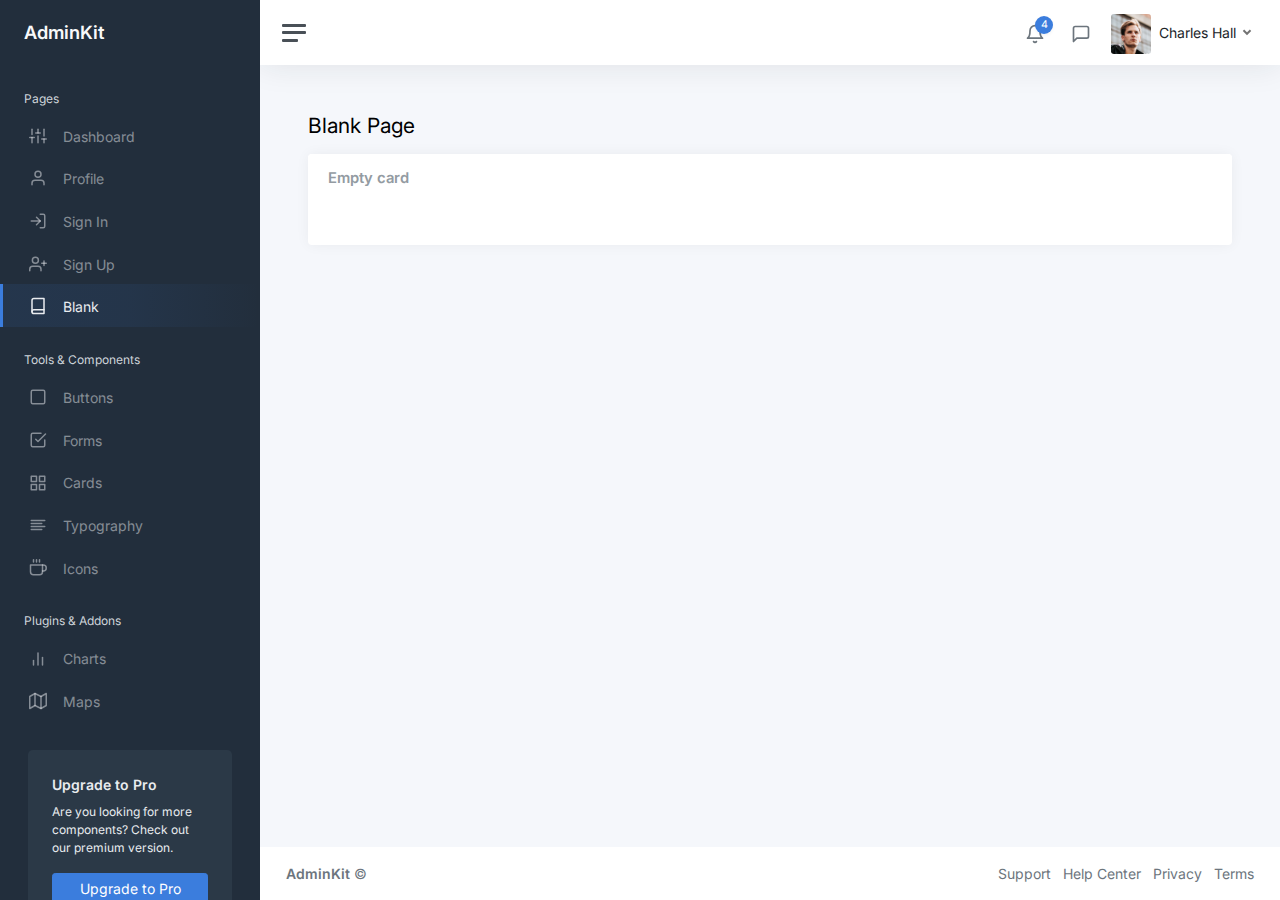
<file: backoffice/adminkit-3.1.0/static/pages-blank.html>
<!DOCTYPE html>
<html lang="en">

<head>
	<meta charset="utf-8">
	<meta http-equiv="X-UA-Compatible" content="IE=edge">
	<meta name="viewport" content="width=device-width, initial-scale=1, shrink-to-fit=no">
	<meta name="description" content="Responsive Admin &amp; Dashboard Template based on Bootstrap 5">
	<meta name="author" content="AdminKit">
	<meta name="keywords" content="adminkit, bootstrap, bootstrap 5, admin, dashboard, template, responsive, css, sass, html, theme, front-end, ui kit, web">

	<link rel="preconnect" href="https://fonts.gstatic.com">
	<link rel="shortcut icon" href="img/icons/icon-48x48.png" />

	<link rel="canonical" href="https://demo-basic.adminkit.io/pages-blank.html" />

	<title>Blank Page | AdminKit Demo</title>

	<link href="css/app.css" rel="stylesheet">
	<link href="https://fonts.googleapis.com/css2?family=Inter:wght@300;400;600&display=swap" rel="stylesheet">
</head>

<body>
	<div class="wrapper">
		<nav id="sidebar" class="sidebar js-sidebar">
			<div class="sidebar-content js-simplebar">
				<a class="sidebar-brand" href="index.html">
          <span class="align-middle">AdminKit</span>
        </a>

				<ul class="sidebar-nav">
					<li class="sidebar-header">
						Pages
					</li>

					<li class="sidebar-item">
						<a class="sidebar-link" href="index.html">
              <i class="align-middle" data-feather="sliders"></i> <span class="align-middle">Dashboard</span>
            </a>
					</li>

					<li class="sidebar-item">
						<a class="sidebar-link" href="pages-profile.html">
              <i class="align-middle" data-feather="user"></i> <span class="align-middle">Profile</span>
            </a>
					</li>

					<li class="sidebar-item">
						<a class="sidebar-link" href="pages-sign-in.html">
              <i class="align-middle" data-feather="log-in"></i> <span class="align-middle">Sign In</span>
            </a>
					</li>

					<li class="sidebar-item">
						<a class="sidebar-link" href="pages-sign-up.html">
              <i class="align-middle" data-feather="user-plus"></i> <span class="align-middle">Sign Up</span>
            </a>
					</li>

					<li class="sidebar-item active">
						<a class="sidebar-link" href="pages-blank.html">
              <i class="align-middle" data-feather="book"></i> <span class="align-middle">Blank</span>
            </a>
					</li>

					<li class="sidebar-header">
						Tools & Components
					</li>

					<li class="sidebar-item">
						<a class="sidebar-link" href="ui-buttons.html">
              <i class="align-middle" data-feather="square"></i> <span class="align-middle">Buttons</span>
            </a>
					</li>

					<li class="sidebar-item">
						<a class="sidebar-link" href="ui-forms.html">
              <i class="align-middle" data-feather="check-square"></i> <span class="align-middle">Forms</span>
            </a>
					</li>

					<li class="sidebar-item">
						<a class="sidebar-link" href="ui-cards.html">
              <i class="align-middle" data-feather="grid"></i> <span class="align-middle">Cards</span>
            </a>
					</li>

					<li class="sidebar-item">
						<a class="sidebar-link" href="ui-typography.html">
              <i class="align-middle" data-feather="align-left"></i> <span class="align-middle">Typography</span>
            </a>
					</li>

					<li class="sidebar-item">
						<a class="sidebar-link" href="icons-feather.html">
              <i class="align-middle" data-feather="coffee"></i> <span class="align-middle">Icons</span>
            </a>
					</li>

					<li class="sidebar-header">
						Plugins & Addons
					</li>

					<li class="sidebar-item">
						<a class="sidebar-link" href="charts-chartjs.html">
              <i class="align-middle" data-feather="bar-chart-2"></i> <span class="align-middle">Charts</span>
            </a>
					</li>

					<li class="sidebar-item">
						<a class="sidebar-link" href="maps-google.html">
              <i class="align-middle" data-feather="map"></i> <span class="align-middle">Maps</span>
            </a>
					</li>
				</ul>

				<div class="sidebar-cta">
					<div class="sidebar-cta-content">
						<strong class="d-inline-block mb-2">Upgrade to Pro</strong>
						<div class="mb-3 text-sm">
							Are you looking for more components? Check out our premium version.
						</div>
						<div class="d-grid">
							<a href="upgrade-to-pro.html" class="btn btn-primary">Upgrade to Pro</a>
						</div>
					</div>
				</div>
			</div>
		</nav>

		<div class="main">
			<nav class="navbar navbar-expand navbar-light navbar-bg">
				<a class="sidebar-toggle js-sidebar-toggle">
          <i class="hamburger align-self-center"></i>
        </a>

				<div class="navbar-collapse collapse">
					<ul class="navbar-nav navbar-align">
						<li class="nav-item dropdown">
							<a class="nav-icon dropdown-toggle" href="#" id="alertsDropdown" data-bs-toggle="dropdown">
								<div class="position-relative">
									<i class="align-middle" data-feather="bell"></i>
									<span class="indicator">4</span>
								</div>
							</a>
							<div class="dropdown-menu dropdown-menu-lg dropdown-menu-end py-0" aria-labelledby="alertsDropdown">
								<div class="dropdown-menu-header">
									4 New Notifications
								</div>
								<div class="list-group">
									<a href="#" class="list-group-item">
										<div class="row g-0 align-items-center">
											<div class="col-2">
												<i class="text-danger" data-feather="alert-circle"></i>
											</div>
											<div class="col-10">
												<div class="text-dark">Update completed</div>
												<div class="text-muted small mt-1">Restart server 12 to complete the update.</div>
												<div class="text-muted small mt-1">30m ago</div>
											</div>
										</div>
									</a>
									<a href="#" class="list-group-item">
										<div class="row g-0 align-items-center">
											<div class="col-2">
												<i class="text-warning" data-feather="bell"></i>
											</div>
											<div class="col-10">
												<div class="text-dark">Lorem ipsum</div>
												<div class="text-muted small mt-1">Aliquam ex eros, imperdiet vulputate hendrerit et.</div>
												<div class="text-muted small mt-1">2h ago</div>
											</div>
										</div>
									</a>
									<a href="#" class="list-group-item">
										<div class="row g-0 align-items-center">
											<div class="col-2">
												<i class="text-primary" data-feather="home"></i>
											</div>
											<div class="col-10">
												<div class="text-dark">Login from 192.186.1.8</div>
												<div class="text-muted small mt-1">5h ago</div>
											</div>
										</div>
									</a>
									<a href="#" class="list-group-item">
										<div class="row g-0 align-items-center">
											<div class="col-2">
												<i class="text-success" data-feather="user-plus"></i>
											</div>
											<div class="col-10">
												<div class="text-dark">New connection</div>
												<div class="text-muted small mt-1">Christina accepted your request.</div>
												<div class="text-muted small mt-1">14h ago</div>
											</div>
										</div>
									</a>
								</div>
								<div class="dropdown-menu-footer">
									<a href="#" class="text-muted">Show all notifications</a>
								</div>
							</div>
						</li>
						<li class="nav-item dropdown">
							<a class="nav-icon dropdown-toggle" href="#" id="messagesDropdown" data-bs-toggle="dropdown">
								<div class="position-relative">
									<i class="align-middle" data-feather="message-square"></i>
								</div>
							</a>
							<div class="dropdown-menu dropdown-menu-lg dropdown-menu-end py-0" aria-labelledby="messagesDropdown">
								<div class="dropdown-menu-header">
									<div class="position-relative">
										4 New Messages
									</div>
								</div>
								<div class="list-group">
									<a href="#" class="list-group-item">
										<div class="row g-0 align-items-center">
											<div class="col-2">
												<img src="img/avatars/avatar-5.jpg" class="avatar img-fluid rounded-circle" alt="Vanessa Tucker">
											</div>
											<div class="col-10 ps-2">
												<div class="text-dark">Vanessa Tucker</div>
												<div class="text-muted small mt-1">Nam pretium turpis et arcu. Duis arcu tortor.</div>
												<div class="text-muted small mt-1">15m ago</div>
											</div>
										</div>
									</a>
									<a href="#" class="list-group-item">
										<div class="row g-0 align-items-center">
											<div class="col-2">
												<img src="img/avatars/avatar-2.jpg" class="avatar img-fluid rounded-circle" alt="William Harris">
											</div>
											<div class="col-10 ps-2">
												<div class="text-dark">William Harris</div>
												<div class="text-muted small mt-1">Curabitur ligula sapien euismod vitae.</div>
												<div class="text-muted small mt-1">2h ago</div>
											</div>
										</div>
									</a>
									<a href="#" class="list-group-item">
										<div class="row g-0 align-items-center">
											<div class="col-2">
												<img src="img/avatars/avatar-4.jpg" class="avatar img-fluid rounded-circle" alt="Christina Mason">
											</div>
											<div class="col-10 ps-2">
												<div class="text-dark">Christina Mason</div>
												<div class="text-muted small mt-1">Pellentesque auctor neque nec urna.</div>
												<div class="text-muted small mt-1">4h ago</div>
											</div>
										</div>
									</a>
									<a href="#" class="list-group-item">
										<div class="row g-0 align-items-center">
											<div class="col-2">
												<img src="img/avatars/avatar-3.jpg" class="avatar img-fluid rounded-circle" alt="Sharon Lessman">
											</div>
											<div class="col-10 ps-2">
												<div class="text-dark">Sharon Lessman</div>
												<div class="text-muted small mt-1">Aenean tellus metus, bibendum sed, posuere ac, mattis non.</div>
												<div class="text-muted small mt-1">5h ago</div>
											</div>
										</div>
									</a>
								</div>
								<div class="dropdown-menu-footer">
									<a href="#" class="text-muted">Show all messages</a>
								</div>
							</div>
						</li>
						<li class="nav-item dropdown">
							<a class="nav-icon dropdown-toggle d-inline-block d-sm-none" href="#" data-bs-toggle="dropdown">
                <i class="align-middle" data-feather="settings"></i>
              </a>

							<a class="nav-link dropdown-toggle d-none d-sm-inline-block" href="#" data-bs-toggle="dropdown">
                <img src="img/avatars/avatar.jpg" class="avatar img-fluid rounded me-1" alt="Charles Hall" /> <span class="text-dark">Charles Hall</span>
              </a>
							<div class="dropdown-menu dropdown-menu-end">
								<a class="dropdown-item" href="pages-profile.html"><i class="align-middle me-1" data-feather="user"></i> Profile</a>
								<a class="dropdown-item" href="#"><i class="align-middle me-1" data-feather="pie-chart"></i> Analytics</a>
								<div class="dropdown-divider"></div>
								<a class="dropdown-item" href="index.html"><i class="align-middle me-1" data-feather="settings"></i> Settings & Privacy</a>
								<a class="dropdown-item" href="#"><i class="align-middle me-1" data-feather="help-circle"></i> Help Center</a>
								<div class="dropdown-divider"></div>
								<a class="dropdown-item" href="#">Log out</a>
							</div>
						</li>
					</ul>
				</div>
			</nav>

			<main class="content">
				<div class="container-fluid p-0">

					<h1 class="h3 mb-3">Blank Page</h1>

					<div class="row">
						<div class="col-12">
							<div class="card">
								<div class="card-header">
									<h5 class="card-title mb-0">Empty card</h5>
								</div>
								<div class="card-body">
								</div>
							</div>
						</div>
					</div>

				</div>
			</main>

			<footer class="footer">
				<div class="container-fluid">
					<div class="row text-muted">
						<div class="col-6 text-start">
							<p class="mb-0">
								<a class="text-muted" href="https://adminkit.io/" target="_blank"><strong>AdminKit</strong></a> &copy;
							</p>
						</div>
						<div class="col-6 text-end">
							<ul class="list-inline">
								<li class="list-inline-item">
									<a class="text-muted" href="https://adminkit.io/" target="_blank">Support</a>
								</li>
								<li class="list-inline-item">
									<a class="text-muted" href="https://adminkit.io/" target="_blank">Help Center</a>
								</li>
								<li class="list-inline-item">
									<a class="text-muted" href="https://adminkit.io/" target="_blank">Privacy</a>
								</li>
								<li class="list-inline-item">
									<a class="text-muted" href="https://adminkit.io/" target="_blank">Terms</a>
								</li>
							</ul>
						</div>
					</div>
				</div>
			</footer>
		</div>
	</div>

	<script src="js/app.js"></script>

</body>

</html>
</file>
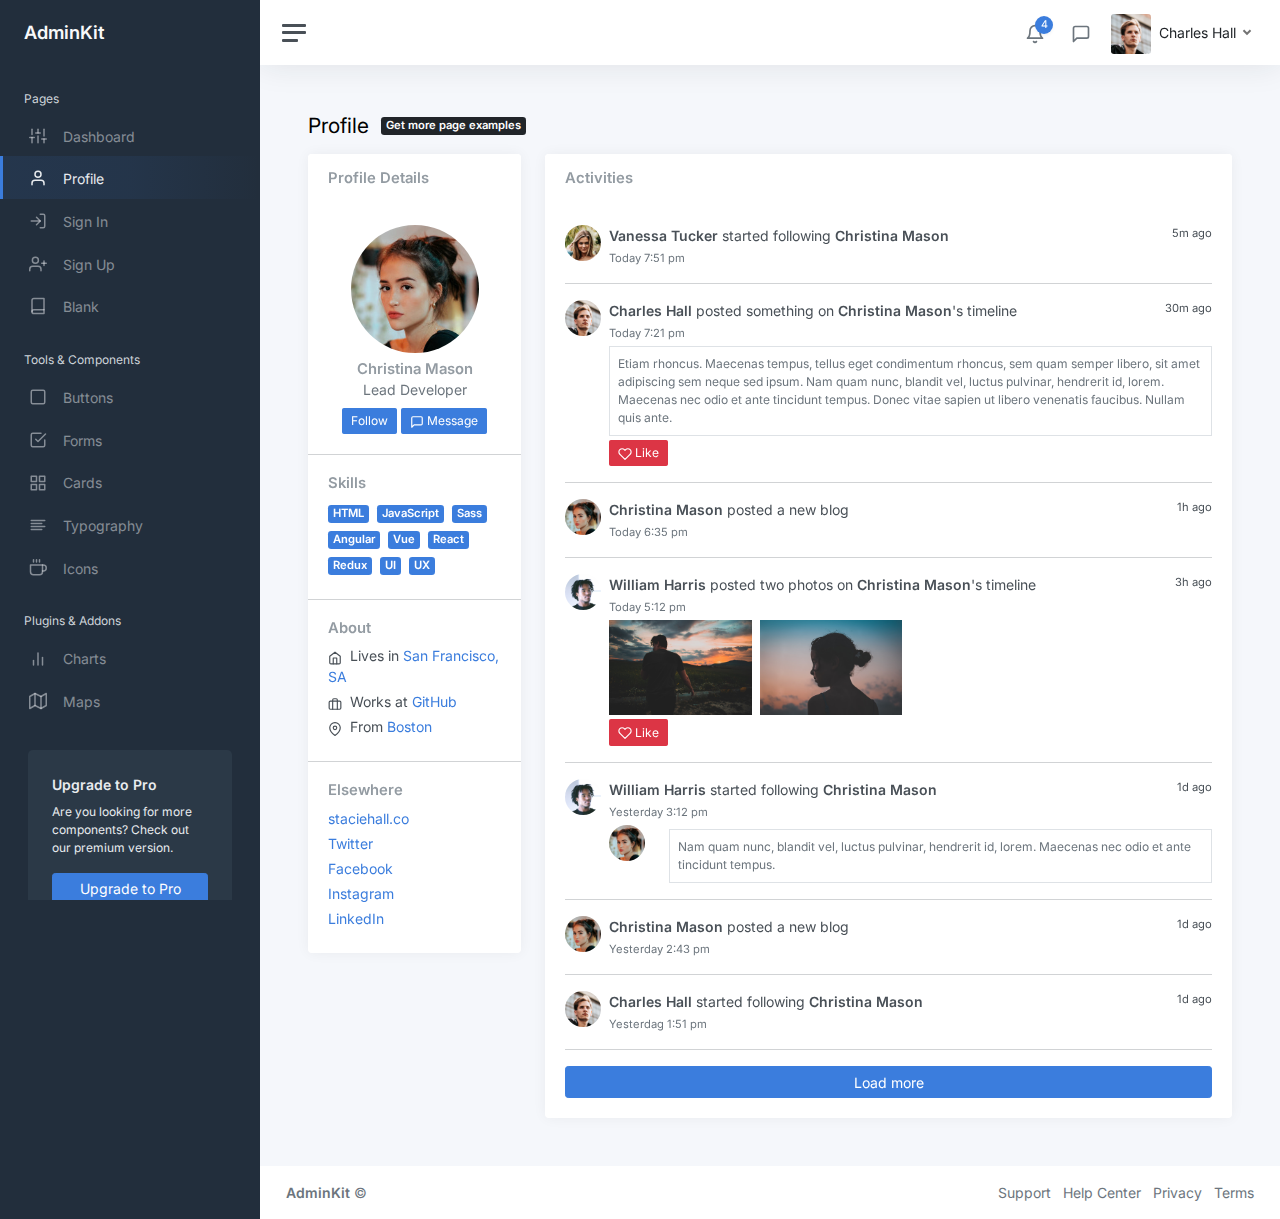
<file: backoffice/adminkit-3.1.0/static/pages-profile.html>
<!DOCTYPE html>
<html lang="en">

<head>
	<meta charset="utf-8">
	<meta http-equiv="X-UA-Compatible" content="IE=edge">
	<meta name="viewport" content="width=device-width, initial-scale=1, shrink-to-fit=no">
	<meta name="description" content="Responsive Admin &amp; Dashboard Template based on Bootstrap 5">
	<meta name="author" content="AdminKit">
	<meta name="keywords" content="adminkit, bootstrap, bootstrap 5, admin, dashboard, template, responsive, css, sass, html, theme, front-end, ui kit, web">

	<link rel="preconnect" href="https://fonts.gstatic.com">
	<link rel="shortcut icon" href="img/icons/icon-48x48.png" />

	<link rel="canonical" href="https://demo-basic.adminkit.io/pages-profile.html" />

	<title>Profile | AdminKit Demo</title>

	<link href="css/app.css" rel="stylesheet">
	<link href="https://fonts.googleapis.com/css2?family=Inter:wght@300;400;600&display=swap" rel="stylesheet">
</head>

<body>
	<div class="wrapper">
		<nav id="sidebar" class="sidebar js-sidebar">
			<div class="sidebar-content js-simplebar">
				<a class="sidebar-brand" href="index.html">
          <span class="align-middle">AdminKit</span>
        </a>

				<ul class="sidebar-nav">
					<li class="sidebar-header">
						Pages
					</li>

					<li class="sidebar-item">
						<a class="sidebar-link" href="index.html">
              <i class="align-middle" data-feather="sliders"></i> <span class="align-middle">Dashboard</span>
            </a>
					</li>

					<li class="sidebar-item active">
						<a class="sidebar-link" href="pages-profile.html">
              <i class="align-middle" data-feather="user"></i> <span class="align-middle">Profile</span>
            </a>
					</li>

					<li class="sidebar-item">
						<a class="sidebar-link" href="pages-sign-in.html">
              <i class="align-middle" data-feather="log-in"></i> <span class="align-middle">Sign In</span>
            </a>
					</li>

					<li class="sidebar-item">
						<a class="sidebar-link" href="pages-sign-up.html">
              <i class="align-middle" data-feather="user-plus"></i> <span class="align-middle">Sign Up</span>
            </a>
					</li>

					<li class="sidebar-item">
						<a class="sidebar-link" href="pages-blank.html">
              <i class="align-middle" data-feather="book"></i> <span class="align-middle">Blank</span>
            </a>
					</li>

					<li class="sidebar-header">
						Tools & Components
					</li>

					<li class="sidebar-item">
						<a class="sidebar-link" href="ui-buttons.html">
              <i class="align-middle" data-feather="square"></i> <span class="align-middle">Buttons</span>
            </a>
					</li>

					<li class="sidebar-item">
						<a class="sidebar-link" href="ui-forms.html">
              <i class="align-middle" data-feather="check-square"></i> <span class="align-middle">Forms</span>
            </a>
					</li>

					<li class="sidebar-item">
						<a class="sidebar-link" href="ui-cards.html">
              <i class="align-middle" data-feather="grid"></i> <span class="align-middle">Cards</span>
            </a>
					</li>

					<li class="sidebar-item">
						<a class="sidebar-link" href="ui-typography.html">
              <i class="align-middle" data-feather="align-left"></i> <span class="align-middle">Typography</span>
            </a>
					</li>

					<li class="sidebar-item">
						<a class="sidebar-link" href="icons-feather.html">
              <i class="align-middle" data-feather="coffee"></i> <span class="align-middle">Icons</span>
            </a>
					</li>

					<li class="sidebar-header">
						Plugins & Addons
					</li>

					<li class="sidebar-item">
						<a class="sidebar-link" href="charts-chartjs.html">
              <i class="align-middle" data-feather="bar-chart-2"></i> <span class="align-middle">Charts</span>
            </a>
					</li>

					<li class="sidebar-item">
						<a class="sidebar-link" href="maps-google.html">
              <i class="align-middle" data-feather="map"></i> <span class="align-middle">Maps</span>
            </a>
					</li>
				</ul>

				<div class="sidebar-cta">
					<div class="sidebar-cta-content">
						<strong class="d-inline-block mb-2">Upgrade to Pro</strong>
						<div class="mb-3 text-sm">
							Are you looking for more components? Check out our premium version.
						</div>
						<div class="d-grid">
							<a href="upgrade-to-pro.html" class="btn btn-primary">Upgrade to Pro</a>
						</div>
					</div>
				</div>
			</div>
		</nav>

		<div class="main">
			<nav class="navbar navbar-expand navbar-light navbar-bg">
				<a class="sidebar-toggle js-sidebar-toggle">
          <i class="hamburger align-self-center"></i>
        </a>

				<div class="navbar-collapse collapse">
					<ul class="navbar-nav navbar-align">
						<li class="nav-item dropdown">
							<a class="nav-icon dropdown-toggle" href="#" id="alertsDropdown" data-bs-toggle="dropdown">
								<div class="position-relative">
									<i class="align-middle" data-feather="bell"></i>
									<span class="indicator">4</span>
								</div>
							</a>
							<div class="dropdown-menu dropdown-menu-lg dropdown-menu-end py-0" aria-labelledby="alertsDropdown">
								<div class="dropdown-menu-header">
									4 New Notifications
								</div>
								<div class="list-group">
									<a href="#" class="list-group-item">
										<div class="row g-0 align-items-center">
											<div class="col-2">
												<i class="text-danger" data-feather="alert-circle"></i>
											</div>
											<div class="col-10">
												<div class="text-dark">Update completed</div>
												<div class="text-muted small mt-1">Restart server 12 to complete the update.</div>
												<div class="text-muted small mt-1">30m ago</div>
											</div>
										</div>
									</a>
									<a href="#" class="list-group-item">
										<div class="row g-0 align-items-center">
											<div class="col-2">
												<i class="text-warning" data-feather="bell"></i>
											</div>
											<div class="col-10">
												<div class="text-dark">Lorem ipsum</div>
												<div class="text-muted small mt-1">Aliquam ex eros, imperdiet vulputate hendrerit et.</div>
												<div class="text-muted small mt-1">2h ago</div>
											</div>
										</div>
									</a>
									<a href="#" class="list-group-item">
										<div class="row g-0 align-items-center">
											<div class="col-2">
												<i class="text-primary" data-feather="home"></i>
											</div>
											<div class="col-10">
												<div class="text-dark">Login from 192.186.1.8</div>
												<div class="text-muted small mt-1">5h ago</div>
											</div>
										</div>
									</a>
									<a href="#" class="list-group-item">
										<div class="row g-0 align-items-center">
											<div class="col-2">
												<i class="text-success" data-feather="user-plus"></i>
											</div>
											<div class="col-10">
												<div class="text-dark">New connection</div>
												<div class="text-muted small mt-1">Christina accepted your request.</div>
												<div class="text-muted small mt-1">14h ago</div>
											</div>
										</div>
									</a>
								</div>
								<div class="dropdown-menu-footer">
									<a href="#" class="text-muted">Show all notifications</a>
								</div>
							</div>
						</li>
						<li class="nav-item dropdown">
							<a class="nav-icon dropdown-toggle" href="#" id="messagesDropdown" data-bs-toggle="dropdown">
								<div class="position-relative">
									<i class="align-middle" data-feather="message-square"></i>
								</div>
							</a>
							<div class="dropdown-menu dropdown-menu-lg dropdown-menu-end py-0" aria-labelledby="messagesDropdown">
								<div class="dropdown-menu-header">
									<div class="position-relative">
										4 New Messages
									</div>
								</div>
								<div class="list-group">
									<a href="#" class="list-group-item">
										<div class="row g-0 align-items-center">
											<div class="col-2">
												<img src="img/avatars/avatar-5.jpg" class="avatar img-fluid rounded-circle" alt="Vanessa Tucker">
											</div>
											<div class="col-10 ps-2">
												<div class="text-dark">Vanessa Tucker</div>
												<div class="text-muted small mt-1">Nam pretium turpis et arcu. Duis arcu tortor.</div>
												<div class="text-muted small mt-1">15m ago</div>
											</div>
										</div>
									</a>
									<a href="#" class="list-group-item">
										<div class="row g-0 align-items-center">
											<div class="col-2">
												<img src="img/avatars/avatar-2.jpg" class="avatar img-fluid rounded-circle" alt="William Harris">
											</div>
											<div class="col-10 ps-2">
												<div class="text-dark">William Harris</div>
												<div class="text-muted small mt-1">Curabitur ligula sapien euismod vitae.</div>
												<div class="text-muted small mt-1">2h ago</div>
											</div>
										</div>
									</a>
									<a href="#" class="list-group-item">
										<div class="row g-0 align-items-center">
											<div class="col-2">
												<img src="img/avatars/avatar-4.jpg" class="avatar img-fluid rounded-circle" alt="Christina Mason">
											</div>
											<div class="col-10 ps-2">
												<div class="text-dark">Christina Mason</div>
												<div class="text-muted small mt-1">Pellentesque auctor neque nec urna.</div>
												<div class="text-muted small mt-1">4h ago</div>
											</div>
										</div>
									</a>
									<a href="#" class="list-group-item">
										<div class="row g-0 align-items-center">
											<div class="col-2">
												<img src="img/avatars/avatar-3.jpg" class="avatar img-fluid rounded-circle" alt="Sharon Lessman">
											</div>
											<div class="col-10 ps-2">
												<div class="text-dark">Sharon Lessman</div>
												<div class="text-muted small mt-1">Aenean tellus metus, bibendum sed, posuere ac, mattis non.</div>
												<div class="text-muted small mt-1">5h ago</div>
											</div>
										</div>
									</a>
								</div>
								<div class="dropdown-menu-footer">
									<a href="#" class="text-muted">Show all messages</a>
								</div>
							</div>
						</li>
						<li class="nav-item dropdown">
							<a class="nav-icon dropdown-toggle d-inline-block d-sm-none" href="#" data-bs-toggle="dropdown">
                <i class="align-middle" data-feather="settings"></i>
              </a>

							<a class="nav-link dropdown-toggle d-none d-sm-inline-block" href="#" data-bs-toggle="dropdown">
                <img src="img/avatars/avatar.jpg" class="avatar img-fluid rounded me-1" alt="Charles Hall" /> <span class="text-dark">Charles Hall</span>
              </a>
							<div class="dropdown-menu dropdown-menu-end">
								<a class="dropdown-item" href="pages-profile.html"><i class="align-middle me-1" data-feather="user"></i> Profile</a>
								<a class="dropdown-item" href="#"><i class="align-middle me-1" data-feather="pie-chart"></i> Analytics</a>
								<div class="dropdown-divider"></div>
								<a class="dropdown-item" href="index.html"><i class="align-middle me-1" data-feather="settings"></i> Settings & Privacy</a>
								<a class="dropdown-item" href="#"><i class="align-middle me-1" data-feather="help-circle"></i> Help Center</a>
								<div class="dropdown-divider"></div>
								<a class="dropdown-item" href="#">Log out</a>
							</div>
						</li>
					</ul>
				</div>
			</nav>

			<main class="content">
				<div class="container-fluid p-0">

					<div class="mb-3">
						<h1 class="h3 d-inline align-middle">Profile</h1>
						<a class="badge bg-dark text-white ms-2" href="upgrade-to-pro.html">
      Get more page examples
  </a>
					</div>
					<div class="row">
						<div class="col-md-4 col-xl-3">
							<div class="card mb-3">
								<div class="card-header">
									<h5 class="card-title mb-0">Profile Details</h5>
								</div>
								<div class="card-body text-center">
									<img src="img/avatars/avatar-4.jpg" alt="Christina Mason" class="img-fluid rounded-circle mb-2" width="128" height="128" />
									<h5 class="card-title mb-0">Christina Mason</h5>
									<div class="text-muted mb-2">Lead Developer</div>

									<div>
										<a class="btn btn-primary btn-sm" href="#">Follow</a>
										<a class="btn btn-primary btn-sm" href="#"><span data-feather="message-square"></span> Message</a>
									</div>
								</div>
								<hr class="my-0" />
								<div class="card-body">
									<h5 class="h6 card-title">Skills</h5>
									<a href="#" class="badge bg-primary me-1 my-1">HTML</a>
									<a href="#" class="badge bg-primary me-1 my-1">JavaScript</a>
									<a href="#" class="badge bg-primary me-1 my-1">Sass</a>
									<a href="#" class="badge bg-primary me-1 my-1">Angular</a>
									<a href="#" class="badge bg-primary me-1 my-1">Vue</a>
									<a href="#" class="badge bg-primary me-1 my-1">React</a>
									<a href="#" class="badge bg-primary me-1 my-1">Redux</a>
									<a href="#" class="badge bg-primary me-1 my-1">UI</a>
									<a href="#" class="badge bg-primary me-1 my-1">UX</a>
								</div>
								<hr class="my-0" />
								<div class="card-body">
									<h5 class="h6 card-title">About</h5>
									<ul class="list-unstyled mb-0">
										<li class="mb-1"><span data-feather="home" class="feather-sm me-1"></span> Lives in <a href="#">San Francisco, SA</a></li>

										<li class="mb-1"><span data-feather="briefcase" class="feather-sm me-1"></span> Works at <a href="#">GitHub</a></li>
										<li class="mb-1"><span data-feather="map-pin" class="feather-sm me-1"></span> From <a href="#">Boston</a></li>
									</ul>
								</div>
								<hr class="my-0" />
								<div class="card-body">
									<h5 class="h6 card-title">Elsewhere</h5>
									<ul class="list-unstyled mb-0">
										<li class="mb-1"><a href="#">staciehall.co</a></li>
										<li class="mb-1"><a href="#">Twitter</a></li>
										<li class="mb-1"><a href="#">Facebook</a></li>
										<li class="mb-1"><a href="#">Instagram</a></li>
										<li class="mb-1"><a href="#">LinkedIn</a></li>
									</ul>
								</div>
							</div>
						</div>

						<div class="col-md-8 col-xl-9">
							<div class="card">
								<div class="card-header">

									<h5 class="card-title mb-0">Activities</h5>
								</div>
								<div class="card-body h-100">

									<div class="d-flex align-items-start">
										<img src="img/avatars/avatar-5.jpg" width="36" height="36" class="rounded-circle me-2" alt="Vanessa Tucker">
										<div class="flex-grow-1">
											<small class="float-end text-navy">5m ago</small>
											<strong>Vanessa Tucker</strong> started following <strong>Christina Mason</strong><br />
											<small class="text-muted">Today 7:51 pm</small><br />

										</div>
									</div>

									<hr />
									<div class="d-flex align-items-start">
										<img src="img/avatars/avatar.jpg" width="36" height="36" class="rounded-circle me-2" alt="Charles Hall">
										<div class="flex-grow-1">
											<small class="float-end text-navy">30m ago</small>
											<strong>Charles Hall</strong> posted something on <strong>Christina Mason</strong>'s timeline<br />
											<small class="text-muted">Today 7:21 pm</small>

											<div class="border text-sm text-muted p-2 mt-1">
												Etiam rhoncus. Maecenas tempus, tellus eget condimentum rhoncus, sem quam semper libero, sit amet adipiscing sem neque sed ipsum. Nam quam nunc, blandit vel, luctus
												pulvinar, hendrerit id, lorem. Maecenas nec odio et ante tincidunt tempus. Donec vitae sapien ut libero venenatis faucibus. Nullam quis ante.
											</div>

											<a href="#" class="btn btn-sm btn-danger mt-1"><i class="feather-sm" data-feather="heart"></i> Like</a>
										</div>
									</div>

									<hr />
									<div class="d-flex align-items-start">
										<img src="img/avatars/avatar-4.jpg" width="36" height="36" class="rounded-circle me-2" alt="Christina Mason">
										<div class="flex-grow-1">
											<small class="float-end text-navy">1h ago</small>
											<strong>Christina Mason</strong> posted a new blog<br />

											<small class="text-muted">Today 6:35 pm</small>
										</div>
									</div>

									<hr />
									<div class="d-flex align-items-start">
										<img src="img/avatars/avatar-2.jpg" width="36" height="36" class="rounded-circle me-2" alt="William Harris">
										<div class="flex-grow-1">
											<small class="float-end text-navy">3h ago</small>
											<strong>William Harris</strong> posted two photos on <strong>Christina Mason</strong>'s timeline<br />
											<small class="text-muted">Today 5:12 pm</small>

											<div class="row g-0 mt-1">
												<div class="col-6 col-md-4 col-lg-4 col-xl-3">
													<img src="img/photos/unsplash-1.jpg" class="img-fluid pe-2" alt="Unsplash">
												</div>
												<div class="col-6 col-md-4 col-lg-4 col-xl-3">
													<img src="img/photos/unsplash-2.jpg" class="img-fluid pe-2" alt="Unsplash">
												</div>
											</div>

											<a href="#" class="btn btn-sm btn-danger mt-1"><i class="feather-sm" data-feather="heart"></i> Like</a>
										</div>
									</div>

									<hr />
									<div class="d-flex align-items-start">
										<img src="img/avatars/avatar-2.jpg" width="36" height="36" class="rounded-circle me-2" alt="William Harris">
										<div class="flex-grow-1">
											<small class="float-end text-navy">1d ago</small>
											<strong>William Harris</strong> started following <strong>Christina Mason</strong><br />
											<small class="text-muted">Yesterday 3:12 pm</small>

											<div class="d-flex align-items-start mt-1">
												<a class="pe-3" href="#">
                <img src="img/avatars/avatar-4.jpg" width="36" height="36" class="rounded-circle me-2" alt="Christina Mason">
              </a>
												<div class="flex-grow-1">
													<div class="border text-sm text-muted p-2 mt-1">
														Nam quam nunc, blandit vel, luctus pulvinar, hendrerit id, lorem. Maecenas nec odio et ante tincidunt tempus.
													</div>
												</div>
											</div>
										</div>
									</div>

									<hr />
									<div class="d-flex align-items-start">
										<img src="img/avatars/avatar-4.jpg" width="36" height="36" class="rounded-circle me-2" alt="Christina Mason">
										<div class="flex-grow-1">
											<small class="float-end text-navy">1d ago</small>
											<strong>Christina Mason</strong> posted a new blog<br />
											<small class="text-muted">Yesterday 2:43 pm</small>
										</div>
									</div>

									<hr />
									<div class="d-flex align-items-start">
										<img src="img/avatars/avatar.jpg" width="36" height="36" class="rounded-circle me-2" alt="Charles Hall">
										<div class="flex-grow-1">
											<small class="float-end text-navy">1d ago</small>
											<strong>Charles Hall</strong> started following <strong>Christina Mason</strong><br />
											<small class="text-muted">Yesterdag 1:51 pm</small>
										</div>
									</div>

									<hr />
									<div class="d-grid">
										<a href="#" class="btn btn-primary">Load more</a>
									</div>
								</div>
							</div>
						</div>
					</div>

				</div>
			</main>

			<footer class="footer">
				<div class="container-fluid">
					<div class="row text-muted">
						<div class="col-6 text-start">
							<p class="mb-0">
								<a class="text-muted" href="https://adminkit.io/" target="_blank"><strong>AdminKit</strong></a> &copy;
							</p>
						</div>
						<div class="col-6 text-end">
							<ul class="list-inline">
								<li class="list-inline-item">
									<a class="text-muted" href="https://adminkit.io/" target="_blank">Support</a>
								</li>
								<li class="list-inline-item">
									<a class="text-muted" href="https://adminkit.io/" target="_blank">Help Center</a>
								</li>
								<li class="list-inline-item">
									<a class="text-muted" href="https://adminkit.io/" target="_blank">Privacy</a>
								</li>
								<li class="list-inline-item">
									<a class="text-muted" href="https://adminkit.io/" target="_blank">Terms</a>
								</li>
							</ul>
						</div>
					</div>
				</div>
			</footer>
		</div>
	</div>

	<script src="js/app.js"></script>

</body>

</html>
</file>
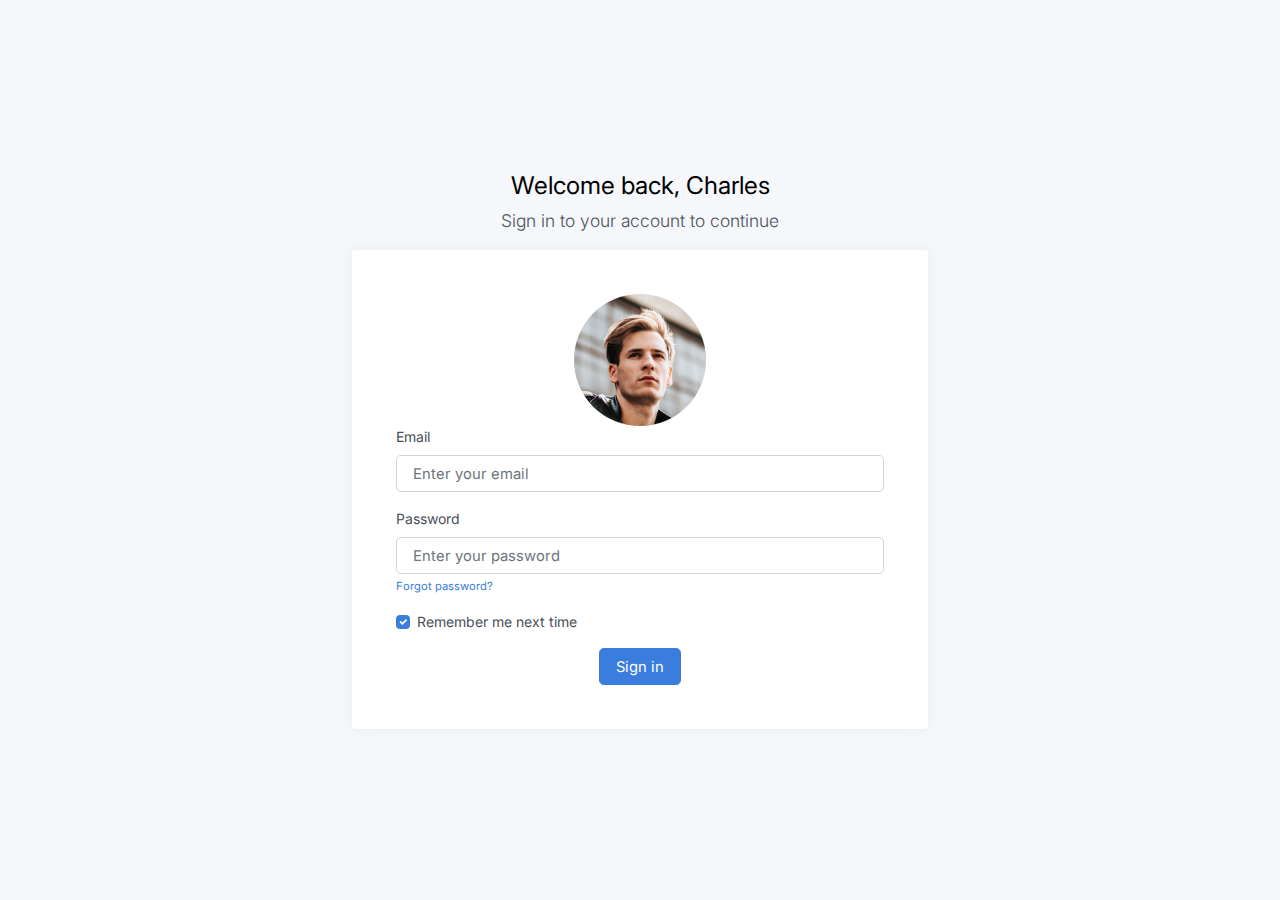
<file: backoffice/adminkit-3.1.0/static/pages-sign-in.html>
<!DOCTYPE html>
<html lang="en">

<head>
	<meta charset="utf-8">
	<meta http-equiv="X-UA-Compatible" content="IE=edge">
	<meta name="viewport" content="width=device-width, initial-scale=1, shrink-to-fit=no">
	<meta name="description" content="Responsive Admin &amp; Dashboard Template based on Bootstrap 5">
	<meta name="author" content="AdminKit">
	<meta name="keywords" content="adminkit, bootstrap, bootstrap 5, admin, dashboard, template, responsive, css, sass, html, theme, front-end, ui kit, web">

	<link rel="preconnect" href="https://fonts.gstatic.com">
	<link rel="shortcut icon" href="img/icons/icon-48x48.png" />

	<link rel="canonical" href="https://demo-basic.adminkit.io/pages-sign-in.html" />

	<title>Sign In | AdminKit Demo</title>

	<link href="css/app.css" rel="stylesheet">
	<link href="https://fonts.googleapis.com/css2?family=Inter:wght@300;400;600&display=swap" rel="stylesheet">
</head>

<body>
	<main class="d-flex w-100">
		<div class="container d-flex flex-column">
			<div class="row vh-100">
				<div class="col-sm-10 col-md-8 col-lg-6 mx-auto d-table h-100">
					<div class="d-table-cell align-middle">

						<div class="text-center mt-4">
							<h1 class="h2">Welcome back, Charles</h1>
							<p class="lead">
								Sign in to your account to continue
							</p>
						</div>

						<div class="card">
							<div class="card-body">
								<div class="m-sm-4">
									<div class="text-center">
										<img src="img/avatars/avatar.jpg" alt="Charles Hall" class="img-fluid rounded-circle" width="132" height="132" />
									</div>
									<form>
										<div class="mb-3">
											<label class="form-label">Email</label>
											<input class="form-control form-control-lg" type="email" name="email" placeholder="Enter your email" />
										</div>
										<div class="mb-3">
											<label class="form-label">Password</label>
											<input class="form-control form-control-lg" type="password" name="password" placeholder="Enter your password" />
											<small>
            <a href="index.html">Forgot password?</a>
          </small>
										</div>
										<div>
											<label class="form-check">
            <input class="form-check-input" type="checkbox" value="remember-me" name="remember-me" checked>
            <span class="form-check-label">
              Remember me next time
            </span>
          </label>
										</div>
										<div class="text-center mt-3">
											<a href="index.html" class="btn btn-lg btn-primary">Sign in</a>
											<!-- <button type="submit" class="btn btn-lg btn-primary">Sign in</button> -->
										</div>
									</form>
								</div>
							</div>
						</div>

					</div>
				</div>
			</div>
		</div>
	</main>

	<script src="js/app.js"></script>

</body>

</html>
</file>
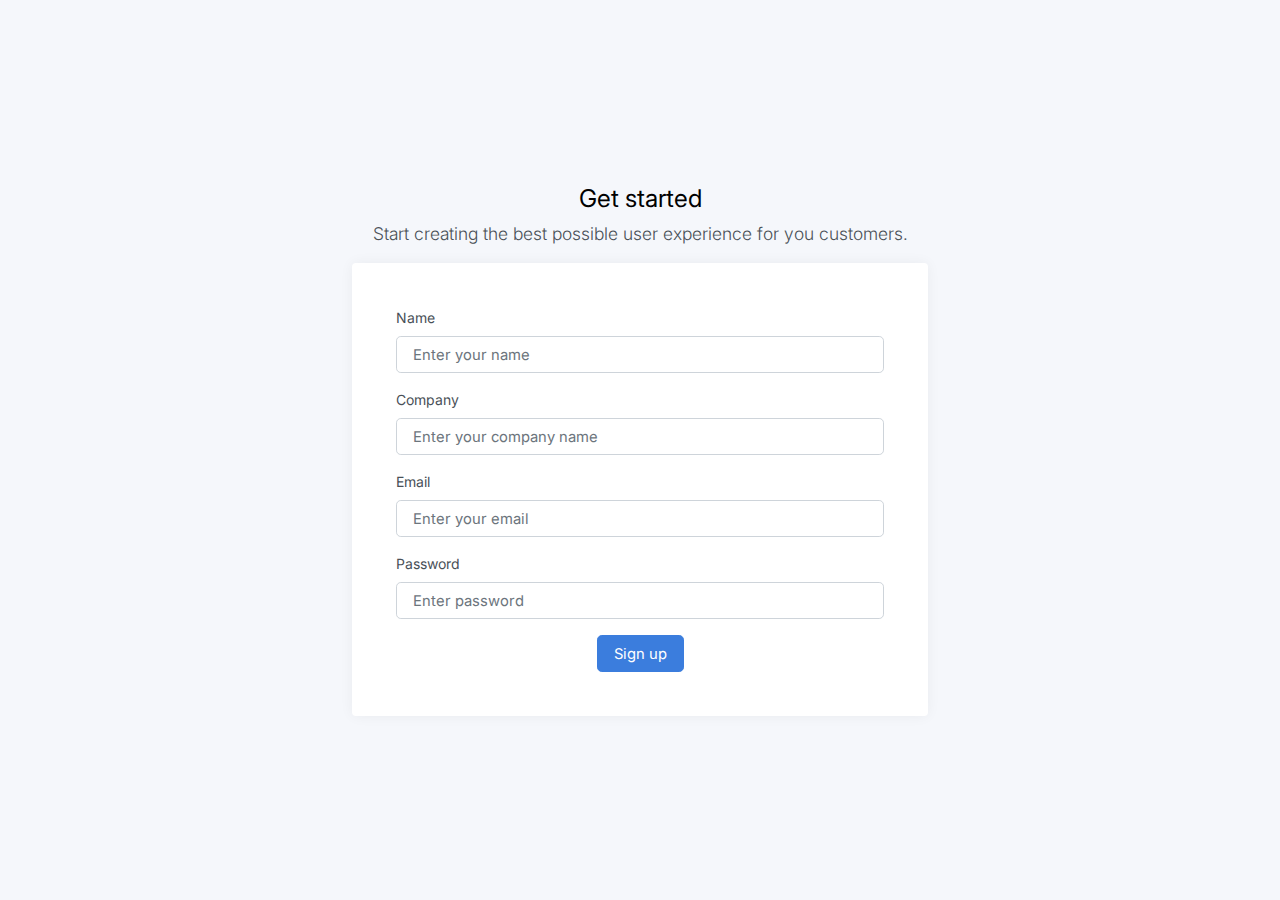
<file: backoffice/adminkit-3.1.0/static/pages-sign-up.html>
<!DOCTYPE html>
<html lang="en">

<head>
	<meta charset="utf-8">
	<meta http-equiv="X-UA-Compatible" content="IE=edge">
	<meta name="viewport" content="width=device-width, initial-scale=1, shrink-to-fit=no">
	<meta name="description" content="Responsive Admin &amp; Dashboard Template based on Bootstrap 5">
	<meta name="author" content="AdminKit">
	<meta name="keywords" content="adminkit, bootstrap, bootstrap 5, admin, dashboard, template, responsive, css, sass, html, theme, front-end, ui kit, web">

	<link rel="preconnect" href="https://fonts.gstatic.com">
	<link rel="shortcut icon" href="img/icons/icon-48x48.png" />

	<link rel="canonical" href="https://demo-basic.adminkit.io/pages-sign-up.html" />

	<title>Sign Up | AdminKit Demo</title>

	<link href="css/app.css" rel="stylesheet">
	<link href="https://fonts.googleapis.com/css2?family=Inter:wght@300;400;600&display=swap" rel="stylesheet">
</head>

<body>
	<main class="d-flex w-100">
		<div class="container d-flex flex-column">
			<div class="row vh-100">
				<div class="col-sm-10 col-md-8 col-lg-6 mx-auto d-table h-100">
					<div class="d-table-cell align-middle">

						<div class="text-center mt-4">
							<h1 class="h2">Get started</h1>
							<p class="lead">
								Start creating the best possible user experience for you customers.
							</p>
						</div>

						<div class="card">
							<div class="card-body">
								<div class="m-sm-4">
									<form>
										<div class="mb-3">
											<label class="form-label">Name</label>
											<input class="form-control form-control-lg" type="text" name="name" placeholder="Enter your name" />
										</div>
										<div class="mb-3">
											<label class="form-label">Company</label>
											<input class="form-control form-control-lg" type="text" name="company" placeholder="Enter your company name" />
										</div>
										<div class="mb-3">
											<label class="form-label">Email</label>
											<input class="form-control form-control-lg" type="email" name="email" placeholder="Enter your email" />
										</div>
										<div class="mb-3">
											<label class="form-label">Password</label>
											<input class="form-control form-control-lg" type="password" name="password" placeholder="Enter password" />
										</div>
										<div class="text-center mt-3">
											<a href="index.html" class="btn btn-lg btn-primary">Sign up</a>
											<!-- <button type="submit" class="btn btn-lg btn-primary">Sign up</button> -->
										</div>
									</form>
								</div>
							</div>
						</div>

					</div>
				</div>
			</div>
		</div>
	</main>

	<script src="js/app.js"></script>

</body>

</html>
</file>
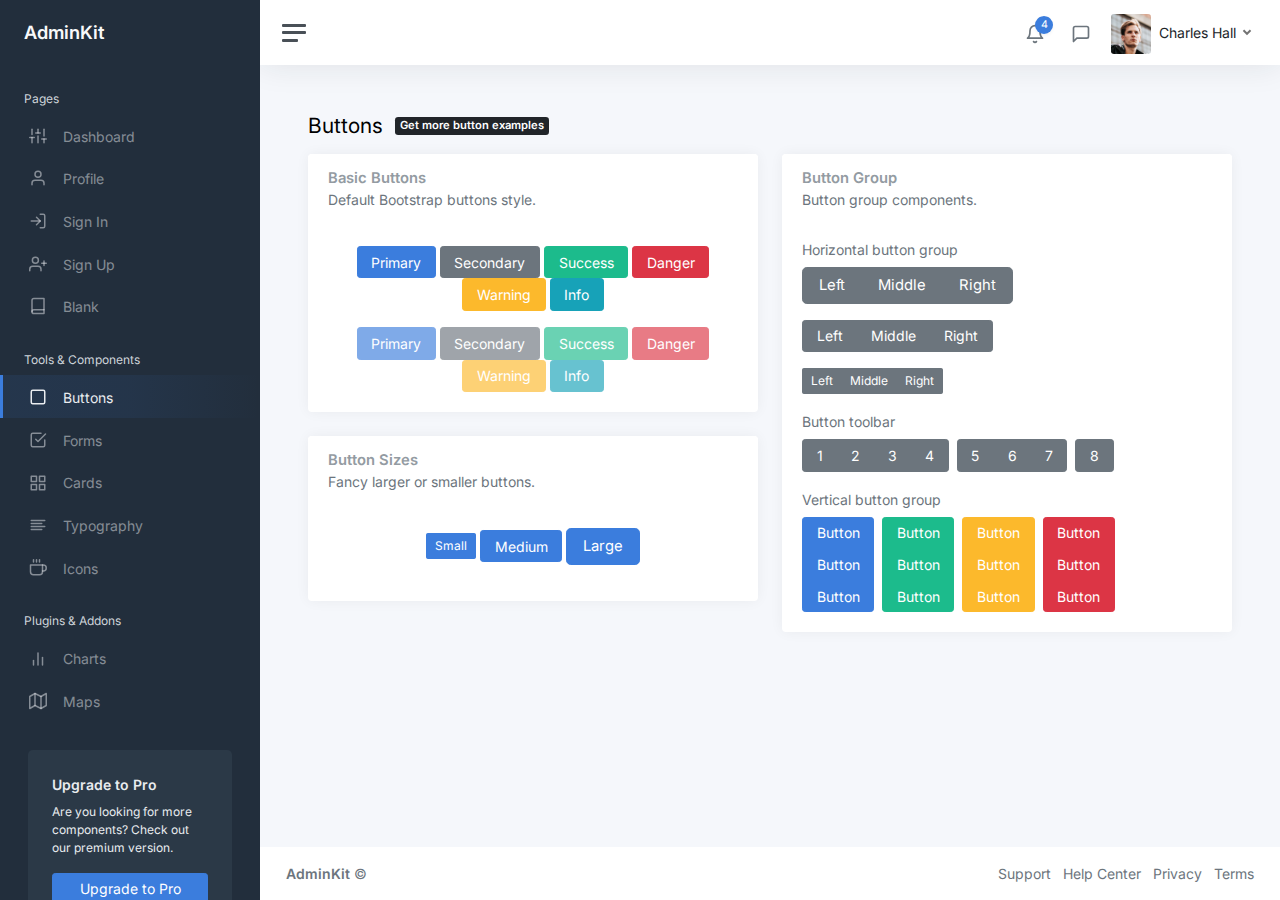
<file: backoffice/adminkit-3.1.0/static/ui-buttons.html>
<!DOCTYPE html>
<html lang="en">

<head>
	<meta charset="utf-8">
	<meta http-equiv="X-UA-Compatible" content="IE=edge">
	<meta name="viewport" content="width=device-width, initial-scale=1, shrink-to-fit=no">
	<meta name="description" content="Responsive Admin &amp; Dashboard Template based on Bootstrap 5">
	<meta name="author" content="AdminKit">
	<meta name="keywords" content="adminkit, bootstrap, bootstrap 5, admin, dashboard, template, responsive, css, sass, html, theme, front-end, ui kit, web">

	<link rel="preconnect" href="https://fonts.gstatic.com">
	<link rel="shortcut icon" href="img/icons/icon-48x48.png" />

	<link rel="canonical" href="https://demo-basic.adminkit.io/ui-buttons.html" />

	<title>Buttons | AdminKit Demo</title>

	<link href="css/app.css" rel="stylesheet">
	<link href="https://fonts.googleapis.com/css2?family=Inter:wght@300;400;600&display=swap" rel="stylesheet">
</head>

<body>
	<div class="wrapper">
		<nav id="sidebar" class="sidebar js-sidebar">
			<div class="sidebar-content js-simplebar">
				<a class="sidebar-brand" href="index.html">
          <span class="align-middle">AdminKit</span>
        </a>

				<ul class="sidebar-nav">
					<li class="sidebar-header">
						Pages
					</li>

					<li class="sidebar-item">
						<a class="sidebar-link" href="index.html">
              <i class="align-middle" data-feather="sliders"></i> <span class="align-middle">Dashboard</span>
            </a>
					</li>

					<li class="sidebar-item">
						<a class="sidebar-link" href="pages-profile.html">
              <i class="align-middle" data-feather="user"></i> <span class="align-middle">Profile</span>
            </a>
					</li>

					<li class="sidebar-item">
						<a class="sidebar-link" href="pages-sign-in.html">
              <i class="align-middle" data-feather="log-in"></i> <span class="align-middle">Sign In</span>
            </a>
					</li>

					<li class="sidebar-item">
						<a class="sidebar-link" href="pages-sign-up.html">
              <i class="align-middle" data-feather="user-plus"></i> <span class="align-middle">Sign Up</span>
            </a>
					</li>

					<li class="sidebar-item">
						<a class="sidebar-link" href="pages-blank.html">
              <i class="align-middle" data-feather="book"></i> <span class="align-middle">Blank</span>
            </a>
					</li>

					<li class="sidebar-header">
						Tools & Components
					</li>

					<li class="sidebar-item active">
						<a class="sidebar-link" href="ui-buttons.html">
              <i class="align-middle" data-feather="square"></i> <span class="align-middle">Buttons</span>
            </a>
					</li>

					<li class="sidebar-item">
						<a class="sidebar-link" href="ui-forms.html">
              <i class="align-middle" data-feather="check-square"></i> <span class="align-middle">Forms</span>
            </a>
					</li>

					<li class="sidebar-item">
						<a class="sidebar-link" href="ui-cards.html">
              <i class="align-middle" data-feather="grid"></i> <span class="align-middle">Cards</span>
            </a>
					</li>

					<li class="sidebar-item">
						<a class="sidebar-link" href="ui-typography.html">
              <i class="align-middle" data-feather="align-left"></i> <span class="align-middle">Typography</span>
            </a>
					</li>

					<li class="sidebar-item">
						<a class="sidebar-link" href="icons-feather.html">
              <i class="align-middle" data-feather="coffee"></i> <span class="align-middle">Icons</span>
            </a>
					</li>

					<li class="sidebar-header">
						Plugins & Addons
					</li>

					<li class="sidebar-item">
						<a class="sidebar-link" href="charts-chartjs.html">
              <i class="align-middle" data-feather="bar-chart-2"></i> <span class="align-middle">Charts</span>
            </a>
					</li>

					<li class="sidebar-item">
						<a class="sidebar-link" href="maps-google.html">
              <i class="align-middle" data-feather="map"></i> <span class="align-middle">Maps</span>
            </a>
					</li>
				</ul>

				<div class="sidebar-cta">
					<div class="sidebar-cta-content">
						<strong class="d-inline-block mb-2">Upgrade to Pro</strong>
						<div class="mb-3 text-sm">
							Are you looking for more components? Check out our premium version.
						</div>
						<div class="d-grid">
							<a href="upgrade-to-pro.html" class="btn btn-primary">Upgrade to Pro</a>
						</div>
					</div>
				</div>
			</div>
		</nav>

		<div class="main">
			<nav class="navbar navbar-expand navbar-light navbar-bg">
				<a class="sidebar-toggle js-sidebar-toggle">
          <i class="hamburger align-self-center"></i>
        </a>

				<div class="navbar-collapse collapse">
					<ul class="navbar-nav navbar-align">
						<li class="nav-item dropdown">
							<a class="nav-icon dropdown-toggle" href="#" id="alertsDropdown" data-bs-toggle="dropdown">
								<div class="position-relative">
									<i class="align-middle" data-feather="bell"></i>
									<span class="indicator">4</span>
								</div>
							</a>
							<div class="dropdown-menu dropdown-menu-lg dropdown-menu-end py-0" aria-labelledby="alertsDropdown">
								<div class="dropdown-menu-header">
									4 New Notifications
								</div>
								<div class="list-group">
									<a href="#" class="list-group-item">
										<div class="row g-0 align-items-center">
											<div class="col-2">
												<i class="text-danger" data-feather="alert-circle"></i>
											</div>
											<div class="col-10">
												<div class="text-dark">Update completed</div>
												<div class="text-muted small mt-1">Restart server 12 to complete the update.</div>
												<div class="text-muted small mt-1">30m ago</div>
											</div>
										</div>
									</a>
									<a href="#" class="list-group-item">
										<div class="row g-0 align-items-center">
											<div class="col-2">
												<i class="text-warning" data-feather="bell"></i>
											</div>
											<div class="col-10">
												<div class="text-dark">Lorem ipsum</div>
												<div class="text-muted small mt-1">Aliquam ex eros, imperdiet vulputate hendrerit et.</div>
												<div class="text-muted small mt-1">2h ago</div>
											</div>
										</div>
									</a>
									<a href="#" class="list-group-item">
										<div class="row g-0 align-items-center">
											<div class="col-2">
												<i class="text-primary" data-feather="home"></i>
											</div>
											<div class="col-10">
												<div class="text-dark">Login from 192.186.1.8</div>
												<div class="text-muted small mt-1">5h ago</div>
											</div>
										</div>
									</a>
									<a href="#" class="list-group-item">
										<div class="row g-0 align-items-center">
											<div class="col-2">
												<i class="text-success" data-feather="user-plus"></i>
											</div>
											<div class="col-10">
												<div class="text-dark">New connection</div>
												<div class="text-muted small mt-1">Christina accepted your request.</div>
												<div class="text-muted small mt-1">14h ago</div>
											</div>
										</div>
									</a>
								</div>
								<div class="dropdown-menu-footer">
									<a href="#" class="text-muted">Show all notifications</a>
								</div>
							</div>
						</li>
						<li class="nav-item dropdown">
							<a class="nav-icon dropdown-toggle" href="#" id="messagesDropdown" data-bs-toggle="dropdown">
								<div class="position-relative">
									<i class="align-middle" data-feather="message-square"></i>
								</div>
							</a>
							<div class="dropdown-menu dropdown-menu-lg dropdown-menu-end py-0" aria-labelledby="messagesDropdown">
								<div class="dropdown-menu-header">
									<div class="position-relative">
										4 New Messages
									</div>
								</div>
								<div class="list-group">
									<a href="#" class="list-group-item">
										<div class="row g-0 align-items-center">
											<div class="col-2">
												<img src="img/avatars/avatar-5.jpg" class="avatar img-fluid rounded-circle" alt="Vanessa Tucker">
											</div>
											<div class="col-10 ps-2">
												<div class="text-dark">Vanessa Tucker</div>
												<div class="text-muted small mt-1">Nam pretium turpis et arcu. Duis arcu tortor.</div>
												<div class="text-muted small mt-1">15m ago</div>
											</div>
										</div>
									</a>
									<a href="#" class="list-group-item">
										<div class="row g-0 align-items-center">
											<div class="col-2">
												<img src="img/avatars/avatar-2.jpg" class="avatar img-fluid rounded-circle" alt="William Harris">
											</div>
											<div class="col-10 ps-2">
												<div class="text-dark">William Harris</div>
												<div class="text-muted small mt-1">Curabitur ligula sapien euismod vitae.</div>
												<div class="text-muted small mt-1">2h ago</div>
											</div>
										</div>
									</a>
									<a href="#" class="list-group-item">
										<div class="row g-0 align-items-center">
											<div class="col-2">
												<img src="img/avatars/avatar-4.jpg" class="avatar img-fluid rounded-circle" alt="Christina Mason">
											</div>
											<div class="col-10 ps-2">
												<div class="text-dark">Christina Mason</div>
												<div class="text-muted small mt-1">Pellentesque auctor neque nec urna.</div>
												<div class="text-muted small mt-1">4h ago</div>
											</div>
										</div>
									</a>
									<a href="#" class="list-group-item">
										<div class="row g-0 align-items-center">
											<div class="col-2">
												<img src="img/avatars/avatar-3.jpg" class="avatar img-fluid rounded-circle" alt="Sharon Lessman">
											</div>
											<div class="col-10 ps-2">
												<div class="text-dark">Sharon Lessman</div>
												<div class="text-muted small mt-1">Aenean tellus metus, bibendum sed, posuere ac, mattis non.</div>
												<div class="text-muted small mt-1">5h ago</div>
											</div>
										</div>
									</a>
								</div>
								<div class="dropdown-menu-footer">
									<a href="#" class="text-muted">Show all messages</a>
								</div>
							</div>
						</li>
						<li class="nav-item dropdown">
							<a class="nav-icon dropdown-toggle d-inline-block d-sm-none" href="#" data-bs-toggle="dropdown">
                <i class="align-middle" data-feather="settings"></i>
              </a>

							<a class="nav-link dropdown-toggle d-none d-sm-inline-block" href="#" data-bs-toggle="dropdown">
                <img src="img/avatars/avatar.jpg" class="avatar img-fluid rounded me-1" alt="Charles Hall" /> <span class="text-dark">Charles Hall</span>
              </a>
							<div class="dropdown-menu dropdown-menu-end">
								<a class="dropdown-item" href="pages-profile.html"><i class="align-middle me-1" data-feather="user"></i> Profile</a>
								<a class="dropdown-item" href="#"><i class="align-middle me-1" data-feather="pie-chart"></i> Analytics</a>
								<div class="dropdown-divider"></div>
								<a class="dropdown-item" href="index.html"><i class="align-middle me-1" data-feather="settings"></i> Settings & Privacy</a>
								<a class="dropdown-item" href="#"><i class="align-middle me-1" data-feather="help-circle"></i> Help Center</a>
								<div class="dropdown-divider"></div>
								<a class="dropdown-item" href="#">Log out</a>
							</div>
						</li>
					</ul>
				</div>
			</nav>

			<main class="content">
				<div class="container-fluid p-0">

					<div class="mb-3">
						<h1 class="h3 d-inline align-middle">Buttons</h1>
						<a class="badge bg-dark text-white ms-2" href="upgrade-to-pro.html">
      Get more button examples
  </a>
					</div>
					<div class="row">
						<div class="col-12 col-lg-6">
							<div class="card">
								<div class="card-header">
									<h5 class="card-title">Basic Buttons</h5>
									<h6 class="card-subtitle text-muted">Default Bootstrap buttons style.</h6>
								</div>
								<div class="card-body text-center">
									<div class="mb-3">
										<button class="btn btn-primary">Primary</button>
										<button class="btn btn-secondary">Secondary</button>
										<button class="btn btn-success">Success</button>
										<button class="btn btn-danger">Danger</button>
										<button class="btn btn-warning">Warning</button>
										<button class="btn btn-info">Info</button>
									</div>
									<div>
										<button class="btn btn-primary" disabled>Primary</button>
										<button class="btn btn-secondary" disabled>Secondary</button>
										<button class="btn btn-success" disabled>Success</button>
										<button class="btn btn-danger" disabled>Danger</button>
										<button class="btn btn-warning" disabled>Warning</button>
										<button class="btn btn-info" disabled>Info</button>
									</div>
								</div>
							</div>

							<div class="card">
								<div class="card-header">
									<h5 class="card-title">Button Sizes</h5>
									<h6 class="card-subtitle text-muted">Fancy larger or smaller buttons.</h6>
								</div>
								<div class="card-body text-center">
									<div class="mb-3">
										<button class="btn btn-primary btn-sm">Small</button>
										<button class="btn btn-primary">Medium</button>
										<button class="btn btn-primary btn-lg">Large</button>
									</div>
								</div>
							</div>
						</div>

						<div class="col-12 col-lg-6">
							<div class="card">
								<div class="card-header">
									<h5 class="card-title">Button Group</h5>
									<h6 class="card-subtitle text-muted">Button group components.</h6>
								</div>
								<div class="card-body">
									<h6 class="card-subtitle mb-2 text-muted">Horizontal button group</h6>
									<div class="btn-group btn-group-lg mb-3" role="group" aria-label="Large button group">
										<button type="button" class="btn btn-secondary">Left</button>
										<button type="button" class="btn btn-secondary">Middle</button>
										<button type="button" class="btn btn-secondary">Right</button>
									</div>
									<br>
									<div class="btn-group mb-3" role="group" aria-label="Default button group">
										<button type="button" class="btn btn-secondary">Left</button>
										<button type="button" class="btn btn-secondary">Middle</button>
										<button type="button" class="btn btn-secondary">Right</button>
									</div>
									<br>
									<div class="btn-group btn-group-sm mb-4" role="group" aria-label="Small button group">
										<button type="button" class="btn btn-secondary">Left</button>
										<button type="button" class="btn btn-secondary">Middle</button>
										<button type="button" class="btn btn-secondary">Right</button>
									</div>

									<h6 class="card-subtitle mb-2 text-muted">Button toolbar</h6>
									<div class="btn-toolbar mb-4" role="toolbar" aria-label="Toolbar with button groups">
										<div class="btn-group me-2" role="group" aria-label="First group">
											<button type="button" class="btn btn-secondary">1</button>
											<button type="button" class="btn btn-secondary">2</button>
											<button type="button" class="btn btn-secondary">3</button>
											<button type="button" class="btn btn-secondary">4</button>
										</div>
										<div class="btn-group me-2" role="group" aria-label="Second group">
											<button type="button" class="btn btn-secondary">5</button>
											<button type="button" class="btn btn-secondary">6</button>
											<button type="button" class="btn btn-secondary">7</button>
										</div>
										<div class="btn-group" role="group" aria-label="Third group">
											<button type="button" class="btn btn-secondary">8</button>
										</div>
									</div>

									<h6 class="card-subtitle mb-2 text-muted">Vertical button group</h6>
									<div class="btn-toolbar">
										<div class="btn-group-vertical me-2" role="group" aria-label="Vertical button group">
											<button type="button" class="btn btn-primary">Button</button>
											<button type="button" class="btn btn-primary">Button</button>
											<button type="button" class="btn btn-primary">Button</button>
										</div>
										<div class="btn-group-vertical me-2" role="group" aria-label="Vertical button group">
											<button type="button" class="btn btn-success">Button</button>
											<button type="button" class="btn btn-success">Button</button>
											<button type="button" class="btn btn-success">Button</button>
										</div>
										<div class="btn-group-vertical me-2" role="group" aria-label="Vertical button group">
											<button type="button" class="btn btn-warning">Button</button>
											<button type="button" class="btn btn-warning">Button</button>
											<button type="button" class="btn btn-warning">Button</button>
										</div>
										<div class="btn-group-vertical me-2" role="group" aria-label="Vertical button group">
											<button type="button" class="btn btn-danger">Button</button>
											<button type="button" class="btn btn-danger">Button</button>
											<button type="button" class="btn btn-danger">Button</button>
										</div>
									</div>
								</div>
							</div>
						</div>
					</div>

				</div>
			</main>

			<footer class="footer">
				<div class="container-fluid">
					<div class="row text-muted">
						<div class="col-6 text-start">
							<p class="mb-0">
								<a class="text-muted" href="https://adminkit.io/" target="_blank"><strong>AdminKit</strong></a> &copy;
							</p>
						</div>
						<div class="col-6 text-end">
							<ul class="list-inline">
								<li class="list-inline-item">
									<a class="text-muted" href="https://adminkit.io/" target="_blank">Support</a>
								</li>
								<li class="list-inline-item">
									<a class="text-muted" href="https://adminkit.io/" target="_blank">Help Center</a>
								</li>
								<li class="list-inline-item">
									<a class="text-muted" href="https://adminkit.io/" target="_blank">Privacy</a>
								</li>
								<li class="list-inline-item">
									<a class="text-muted" href="https://adminkit.io/" target="_blank">Terms</a>
								</li>
							</ul>
						</div>
					</div>
				</div>
			</footer>
		</div>
	</div>

	<script src="js/app.js"></script>

</body>

</html>
</file>
